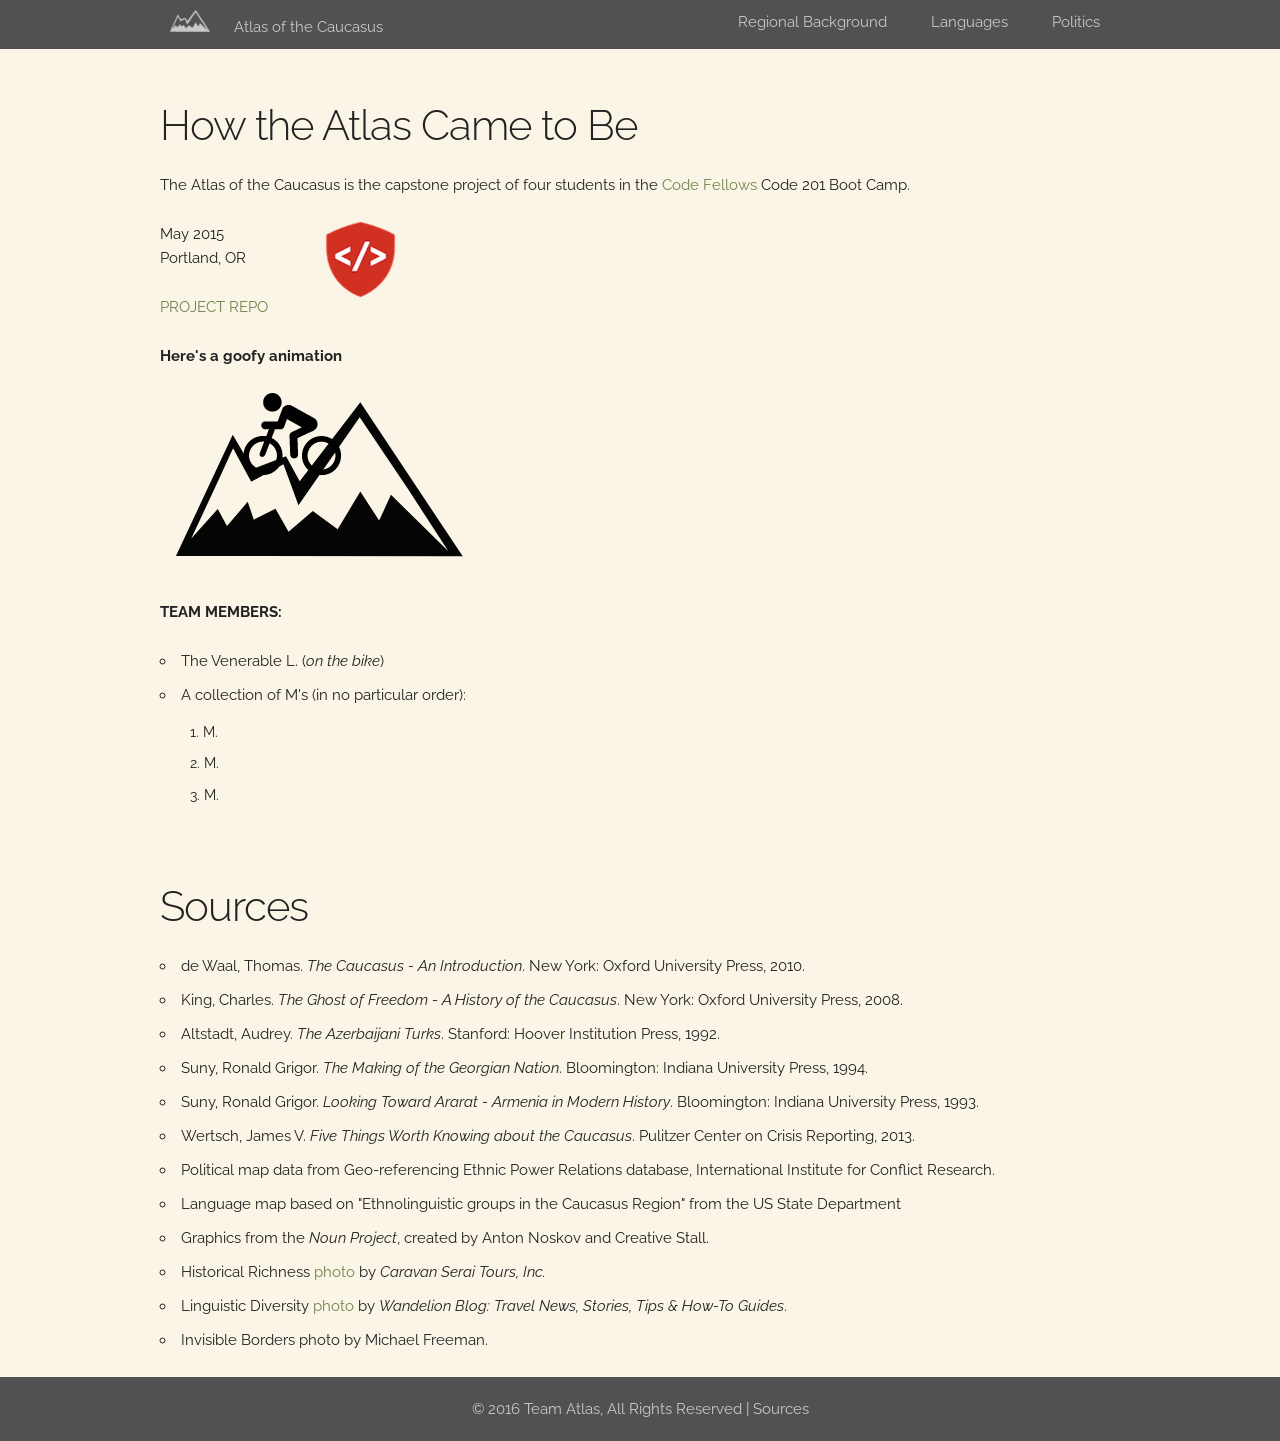
<file: about.html>
<!DOCTYPE html>
<html lang="en">
<head>

  <!-- Basic Page Needs
  –––––––––––––––––––––––––––––––––––––––––––––––––– -->
  <meta charset="utf-8"></meta>
  <title>Atlas of the Caucasus</title>
  <meta name="description" content="">
  <meta name="author" content="">

  <!-- Mobile Specific Metas
  –––––––––––––––––––––––––––––––––––––––––––––––––– -->
  <meta name="viewport" content="width=device-width, initial-scale=1">

  <!-- CSS
  –––––––––––––––––––––––––––––––––––––––––––––––––– -->
  <link rel="stylesheet" type="text/css" href="vendor/skeleton_css/normalize.css">
  <link rel="stylesheet" type="text/css" href="vendor/skeleton_css/skeleton.css">
  <link rel="stylesheet" type="text/css" href="css/layout.css">

  <!-- Favicon
  –––––––––––––––––––––––––––––––––––––––––––––––––– -->
  <link rel="shortcut icon" type="image/x-icon" href="images/favicon.ico">

</head>

<body>

  <!-- Navigation Bar
  –––––––––––––––––––––––––––––––––––––––––––––––––– -->
<nav>
  <div class="container">
    <div class="row">
      <div class="one-thirds.column u-pull-left">
        <a class="logo" href="index.html"><img src="images/icon-mountain-gray.png" id="logo" /></a>
        <a class="logo" href="index.html">Atlas of the Caucasus</a>
      </div>
      <div class="two-thirds.column u-pull-right">
        <a class="nav" href="background.html">Regional Background</a>
        <a class="nav" href="languages.html">Languages</a>
        <a class="nav" href="politics.html">Politics</a>
      </div>
    </div>
  </div>
</nav>

<!-- Page Layout
–––––––––––––––––––––––––––––––––––––––––––––––––– -->
<section class="sect1" id="about1">
  <div class="container">
    <div class="row">
      <h2>How the Atlas Came to Be</h2>
      <p>The Atlas of the Caucasus is the capstone project of four students in the <a href="http://codefellows.org" target="_blank">Code Fellows</a> Code 201 Boot Camp.</p>
    </div>
    <div class="row">
      <div class="two columns">
        <p>May 2015<br />Portland, OR</p>
        <p><a href="https://github.com/mjfreem1/Caucasus-Map-Project" target="_blank">PROJECT REPO</a></p>
      </div>
      <div class="five columns">
        <img id='cfLogo' src="images/code-fellows-logo.png" alt="">
      </div>
    </div>

    <div class="row">
      <p><b>Here's a goofy animation</b></p>
      <div class = "row">
        <div class = "one column">
          <img src="images/icon-mountain.svg" id="mountain-logo" alt=""/>
        </div>
        <div class = "eleven columns" id='bike'>
          <img src="images/person_on_bicycle.png" alt=""/>
        </div>
      </div>
    </div>

    <div class="row">
      <p><b>TEAM MEMBERS:</b></b>
        <ul>
          <li>The Venerable L. (<em>on the bike</em>)</li>
          <li>A collection of M's (in no particular order):</li>
          <ol>
            <li>M.</li>
            <li>M.</li>
            <li>M.</li>
          </ol>
        </ul>
      </p>
    </div>
</section>

<section class="sect2" id="about2">
  <div class="container">
    <div class="row">
      <h2>Sources</h2>
      <ul>
        <li>de Waal, Thomas. <cite>The Caucasus - An Introduction</cite>. New York: Oxford University Press, 2010.</li>
        <li>King, Charles. <cite>The Ghost of Freedom - A History of the Caucasus</cite>. New York: Oxford University Press, 2008.</li>
        <li>Altstadt, Audrey. <cite>The Azerbaijani Turks</cite>. Stanford: Hoover Institution Press, 1992.</li>
        <li>Suny, Ronald Grigor. <cite>The Making of the Georgian Nation</cite>. Bloomington: Indiana University Press, 1994.</li>
        <li>Suny, Ronald Grigor. <cite>Looking Toward Ararat - Armenia in Modern History</cite>. Bloomington: Indiana University Press, 1993.</li>
        <li>Wertsch, James V. <cite>Five Things Worth Knowing about the Caucasus</cite>. Pulitzer Center on Crisis Reporting, 2013.</li>
        <li>Political map data from Geo-referencing Ethnic Power Relations database, International Institute for Conflict Research.</li>
        <li>Language map based on "Ethnolinguistic groups in the Caucasus Region" from the US State Department</li>
        <li>Graphics from the <cite>Noun Project</cite>, created by Anton Noskov and Creative Stall.</li>
        <li>Historical Richness <a href="http://www.caravan-serai.com/wp-content/uploads/2013/02/Baku-oldcity1.jpg">photo</a> by <cite>Caravan Serai Tours, Inc.</cite></li>
        <li>Linguistic Diversity <a href="http://blog.wandelion.com/wp-content/uploads/2015/09/details_9.jpg">photo</a> by <cite>Wandelion Blog: Travel News, Stories, Tips &amp; How-To Guides</cite>.</li>
        <li>Invisible Borders photo by Michael Freeman.</li>
      </ul>
    </div>
  </div>
</section>

  <footer>
    <div class="container"></div>
      <div class="row">
        <div class="twelve.columns">
          <div>&copy; 2016 <a href="about.html">Team Atlas</a>, All Rights Reserved  |  <a href="about.html">Sources</a></div>
        </div>
      </div>
    </div>
  </footer>

  <!-- End Document
    –––––––––––––––––––––––––––––––––––––––––––––––––– -->

</body>
</html>
</file>
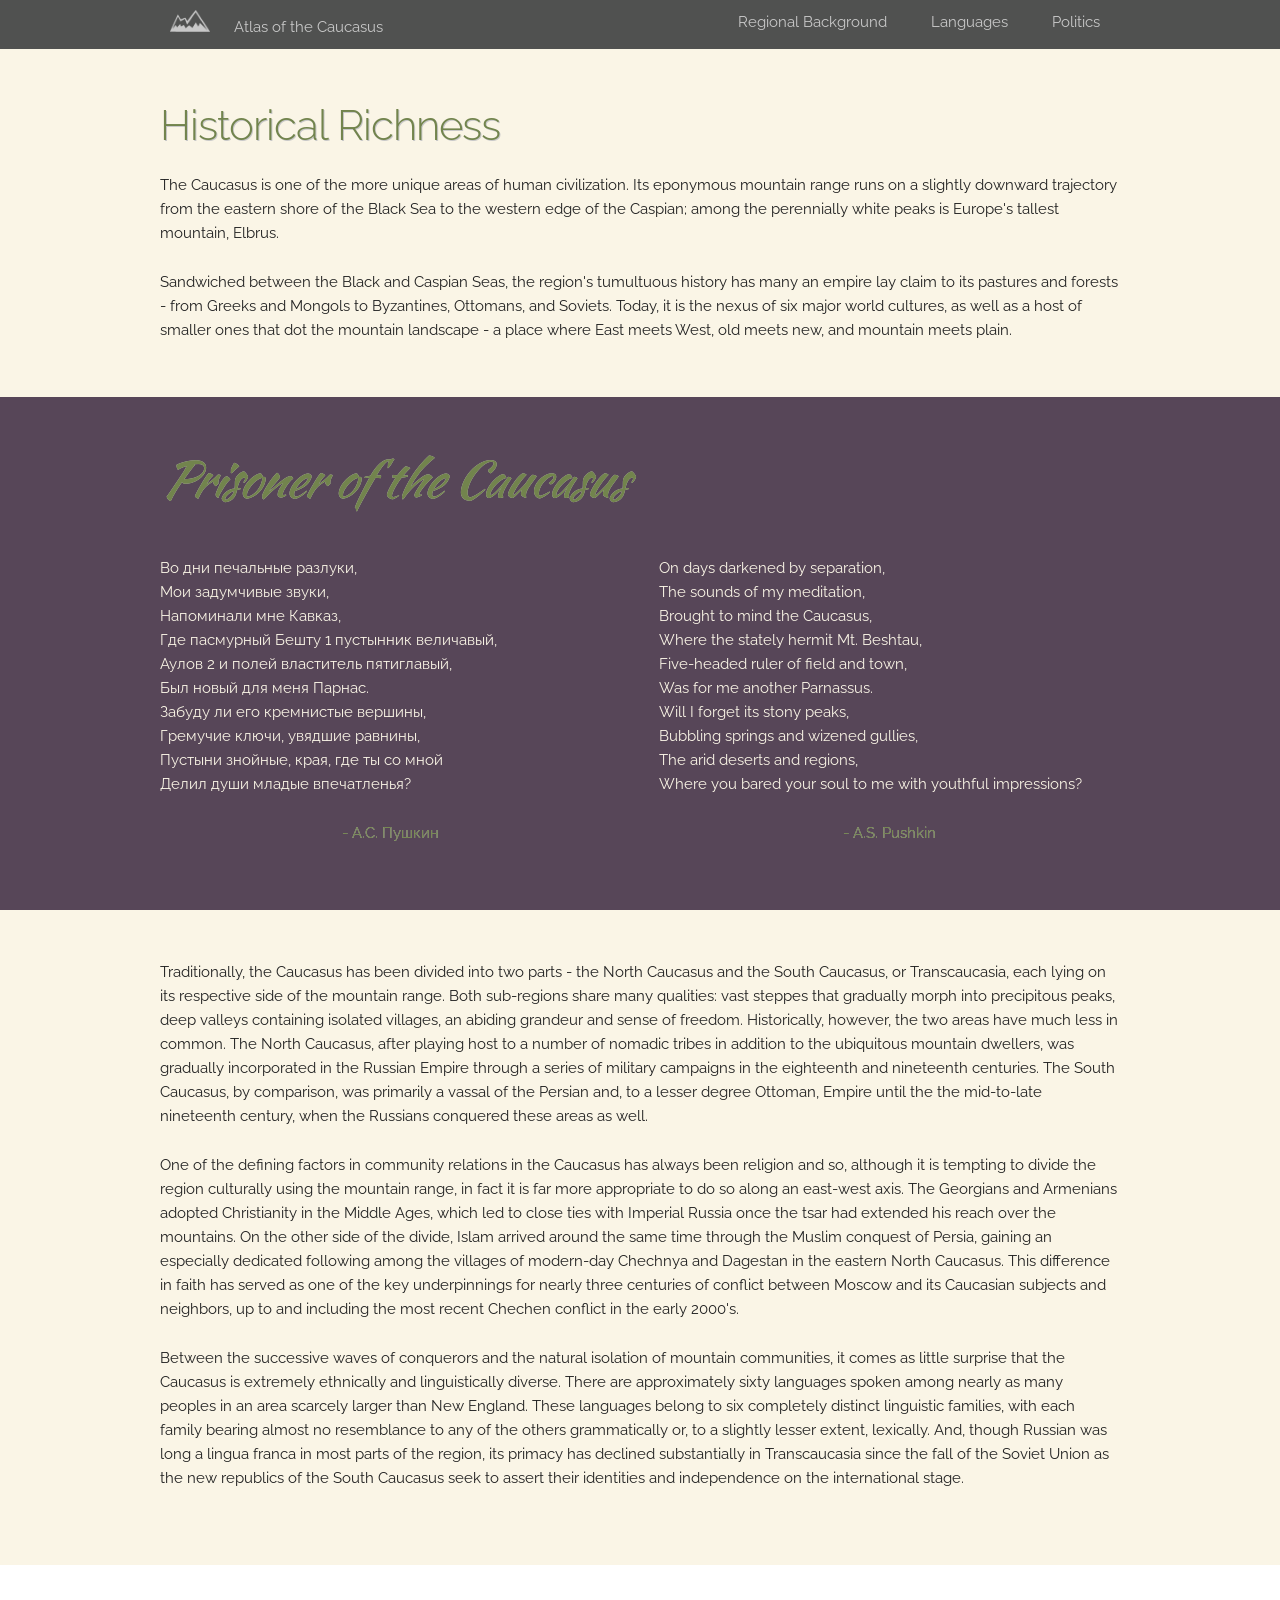
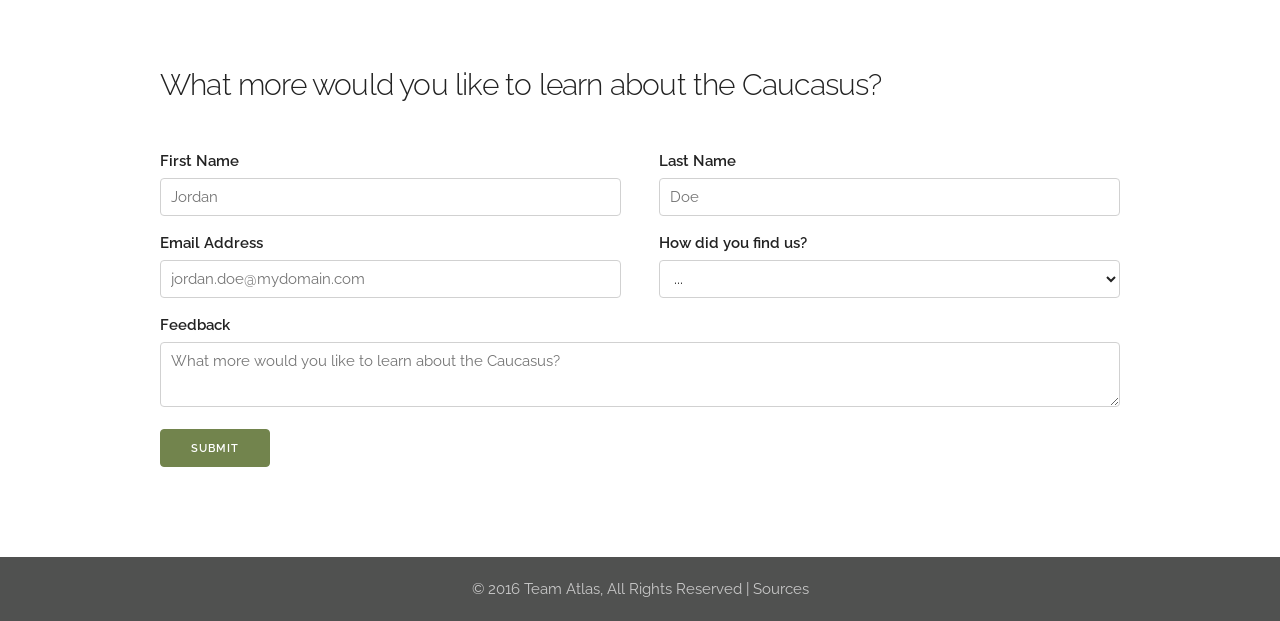
<file: background.html>
<!DOCTYPE html>
<html lang="en">
<head>

  <!-- Basic Page Needs
  –––––––––––––––––––––––––––––––––––––––––––––––––– -->
  <meta charset="utf-8"></meta>
  <title>Atlas of the Caucasus</title>
  <meta name="description" content="">
  <meta name="author" content="">

  <!-- Mobile Specific Metas
  –––––––––––––––––––––––––––––––––––––––––––––––––– -->
  <meta name="viewport" content="width=device-width, initial-scale=1">

  <!-- CSS
  –––––––––––––––––––––––––––––––––––––––––––––––––– -->
  <link rel="stylesheet" type="text/css" href="vendor/skeleton_css/normalize.css">
  <link rel="stylesheet" type="text/css" href="vendor/skeleton_css/skeleton.css">
  <link rel="stylesheet" type="text/css" href="css/layout.css">

  <!-- Favicon
  –––––––––––––––––––––––––––––––––––––––––––––––––– -->
  <link rel="shortcut icon" type="image/x-icon" href="images/favicon.ico">

</head>

<body>

  <!-- Navigation Bar
  –––––––––––––––––––––––––––––––––––––––––––––––––– -->
<nav>
  <div class="container">
    <div class="row">
      <div class="one-thirds.column u-pull-left">
        <a class="logo" href="index.html"><img src="images/icon-mountain-gray.png" id="logo" /></a>
        <a class="logo" href="index.html">Atlas of the Caucasus</a>
      </div>
      <div class="two-thirds.column u-pull-right">
        <a class="nav" href="background.html">Regional Background</a>
        <a class="nav" href="languages.html">Languages</a>
        <a class="nav" href="politics.html">Politics</a>
      </div>
    </div>
  </div>
</nav>

<!-- Page Layout
–––––––––––––––––––––––––––––––––––––––––––––––––– -->
<section class="sect1" id="bgrd1">
  <div class="container">
    <div class="row">
      <h2 class="secondaryTitle">Historical Richness</h2>
      <p>The Caucasus is one of the more unique areas of human civilization. Its eponymous mountain range runs on a slightly downward trajectory from the eastern shore of the Black Sea to the western edge of the Caspian; among the perennially white peaks is Europe's tallest mountain, Elbrus.</p>
      <p>Sandwiched between the Black and Caspian Seas, the region's tumultuous history has many an empire lay claim to its pastures and forests - from Greeks and Mongols to Byzantines, Ottomans, and Soviets. Today, it is the nexus of six major world cultures, as well as a host of smaller ones that dot the mountain landscape - a place where East meets West, old meets new, and mountain meets plain.</p>
    </div>
  </div>
</section>

<section class="sect2" id="bgrd2">
  <div class="container">
    <div class="row">
      <h3 id="qTitle"><cite>Prisoner of the Caucasus</cite></h3><br />
    </div>
    <div class="row">
      <div class="six columns">
        <p>Во дни печальные разлуки,<br />
        Мои задумчивые звуки,<br />
        Напоминали мне Кавказ,<br />
        Где пасмурный Бешту 1 пустынник величавый,<br />
        Аулов 2 и полей властитель пятиглавый,<br />
        Был новый для меня Парнас.<br />
        Забуду ли его кремнистые вершины,<br />
        Гремучие ключи, увядшие равнины,<br />
        Пустыни знойные, края, где ты со мной<br />
        Делил души младые впечатленья?</p>

        <p id="qAuthor">- А.C. Пушкин</p>
      </div>
      <div class="six columns">
        <p>On days darkened by separation,<br />
        The sounds of my meditation,<br />
        Brought to mind the Caucasus,<br />
        Where the stately hermit Mt. Beshtau,<br />
        Five-headed ruler of field and town,<br />
        Was for me another Parnassus.<br />
        Will I forget its stony peaks,<br />
        Bubbling springs and wizened gullies,<br />
        The arid deserts and regions,<br />
        Where you bared your soul to me with youthful impressions?</p>

        <p id="qAuthor">- A.S. Pushkin</p>
      </div>
    </div>
  </div>
</section>


<section class="sect3" id="bgrd3">
  <div class="container">
    <div class="row">
      <p>Traditionally, the Caucasus has been divided into two parts - the North Caucasus and the South Caucasus, or Transcaucasia, each lying on its respective side of the mountain range. Both sub-regions share many qualities: vast steppes that gradually morph into precipitous peaks, deep valleys containing isolated villages, an abiding grandeur and sense of freedom. Historically, however, the two areas have much less in common. The North Caucasus, after playing host to a number of nomadic tribes in addition to the ubiquitous mountain dwellers, was gradually incorporated in the Russian Empire through a series of military campaigns in the eighteenth and nineteenth centuries. The South Caucasus, by comparison, was primarily a vassal of the Persian and, to a lesser degree Ottoman, Empire until the the mid-to-late nineteenth century, when the Russians conquered these areas as well.</p>

      <p>One of the defining factors in community relations in the Caucasus has always been religion and so, although it is tempting to divide the region culturally using the mountain range, in fact it is far more appropriate to do so along an east-west axis. The Georgians and Armenians adopted Christianity in the Middle Ages, which led to close ties with Imperial Russia once the tsar had extended his reach over the mountains. On the other side of the divide, Islam arrived around the same time through the Muslim conquest of Persia, gaining an especially dedicated following among the villages of modern-day Chechnya and Dagestan in the eastern North Caucasus. This difference in faith has served as one of the key underpinnings for nearly three centuries of conflict between Moscow and its Caucasian subjects and neighbors, up to and including the most recent Chechen conflict in the early 2000's.</p>

      <p>Between the successive waves of conquerors and the natural isolation of mountain communities, it comes as little surprise that the Caucasus is extremely ethnically and linguistically diverse. There are approximately sixty languages spoken among nearly as many peoples in an area scarcely larger than New England. These languages belong to six completely distinct linguistic families, with each family bearing almost no resemblance to any of the others grammatically or, to a slightly lesser extent, lexically. And, though Russian was long a lingua franca in most parts of the region, its primacy has declined substantially in Transcaucasia since the fall of the Soviet Union as the new republics of the South Caucasus seek to assert their identities and independence on the international stage.</p>
    </div>
  </div>
</section>

<section class="sect4" id="bgrd4">
  <div class="container">
    <h4>What more would you like to learn about the Caucasus?</h4>
    <br />
    <form action="">
      <div class="row">
        <div class="six columns">
          <label for="firstNameInput">First Name</label>
          <input class="u-full-width" type="text" placeholder="Jordan" id="firstName">
        </div>
        <div class="six columns">
          <label for="lastNameInput">Last Name</label>
          <input class="u-full-width" type="text" placeholder="Doe" id="lastName">
        </div>
      </div>
      <div class="row">
        <div class="six columns">
          <label for="emailInput">Email Address</label>
          <input class="u-full-width" type="email" placeholder="jordan.doe@mydomain.com" id="email">
        </div>
        <div class="six columns">
          <label for="howFoundInput">How did you find us?</label>
          <select class="u-full-width" id="howFound">
            <option value="...">...</option>
            <option value="Code Fellows">Code Fellows</option>
            <option value="Word of Mouth">Word of Mouth</option>
            <option value="Social Media">Social Media</option>
            <option value="Internet Search">Internet Search</option>
          </select>
        </div>
      </div>
      <div class="row">
        <label for="feedbackInput">Feedback</label>
        <textarea class="u-full-width" id="feedback" placeholder="What more would you like to learn about the Caucasus?"></textarea>
        <input class="button-primary" type="submit" id="bgrdSubmit" value="Submit">
      </div>
    </form>
  </div>
</section>

  <footer>
    <div class="container"></div>
      <div class="row">
        <div class="twelve.columns">
          <div>&copy; 2016 <a href="about.html">Team Atlas</a>, All Rights Reserved  |  <a href="about.html">Sources</a></div>
        </div>
      </div>
    </div>
  </footer>
  <!-- End Document
    –––––––––––––––––––––––––––––––––––––––––––––––––– -->

</body>
</html>
</file>
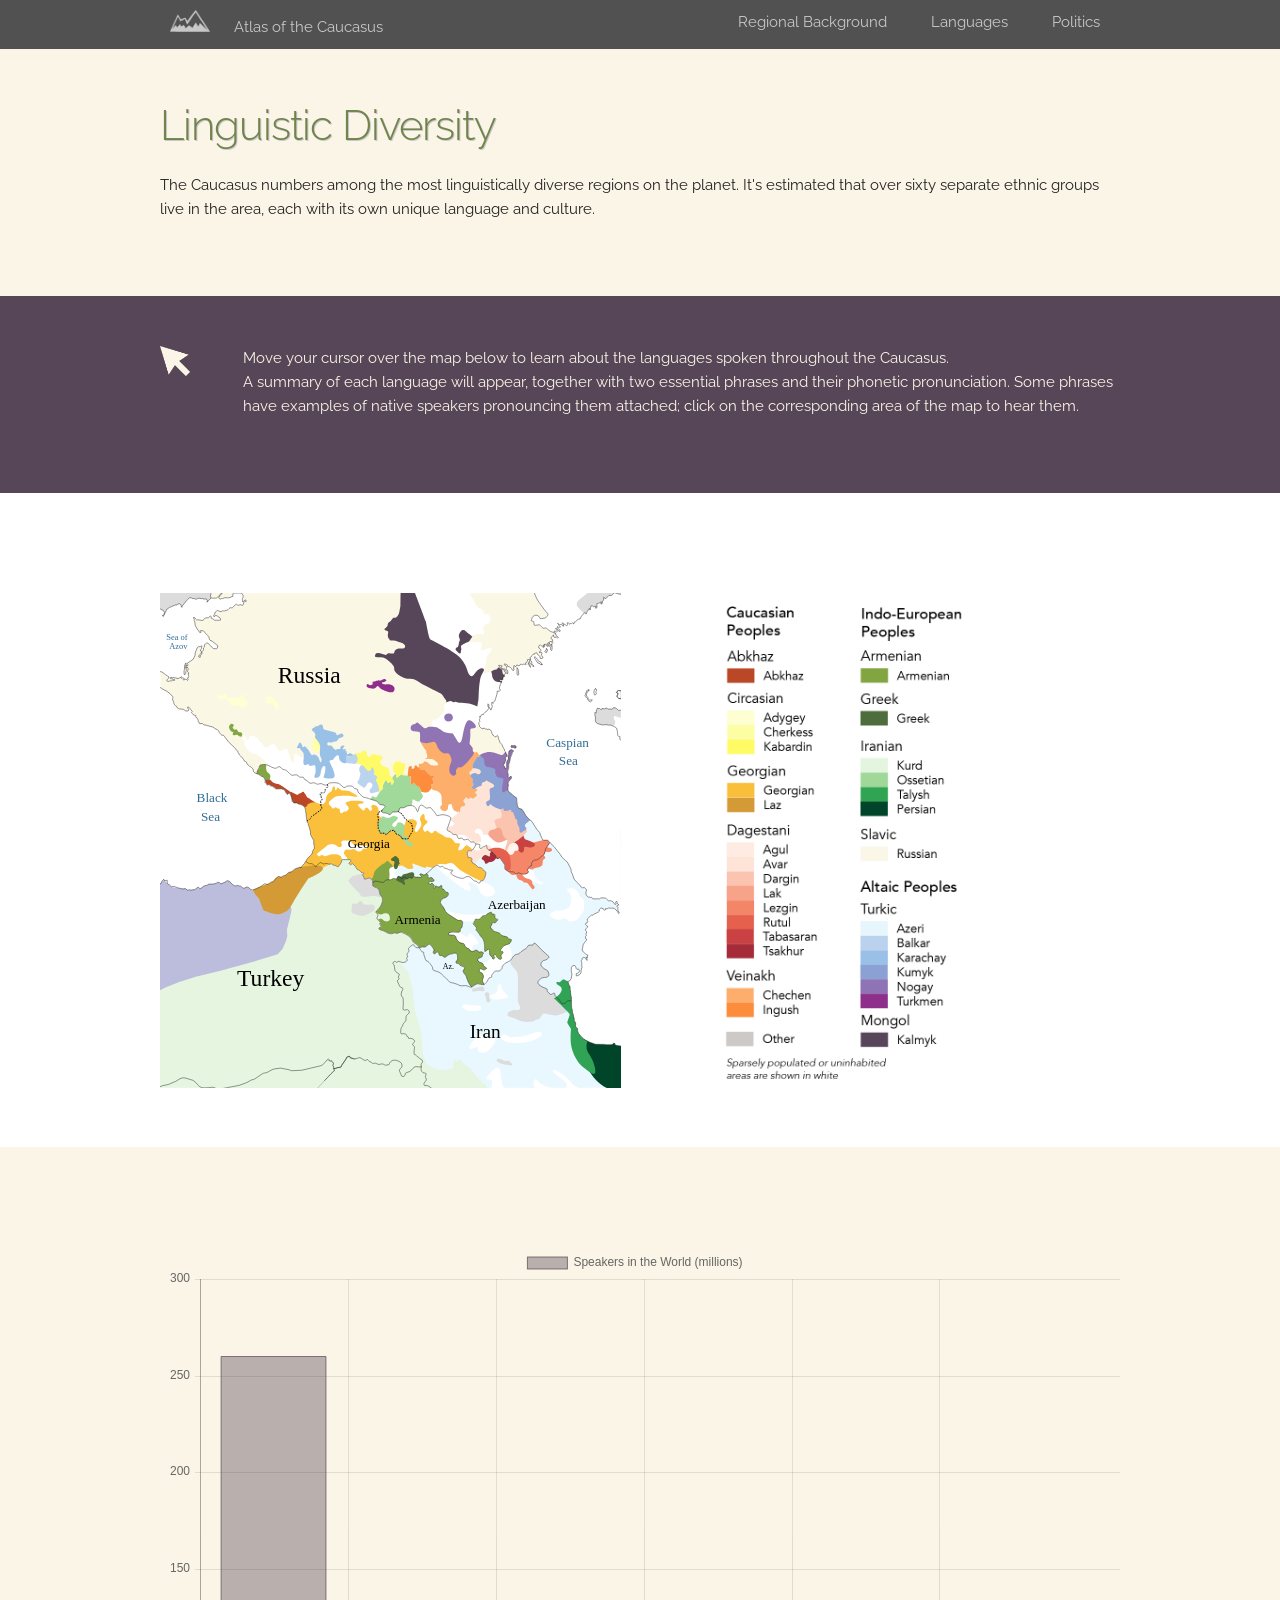
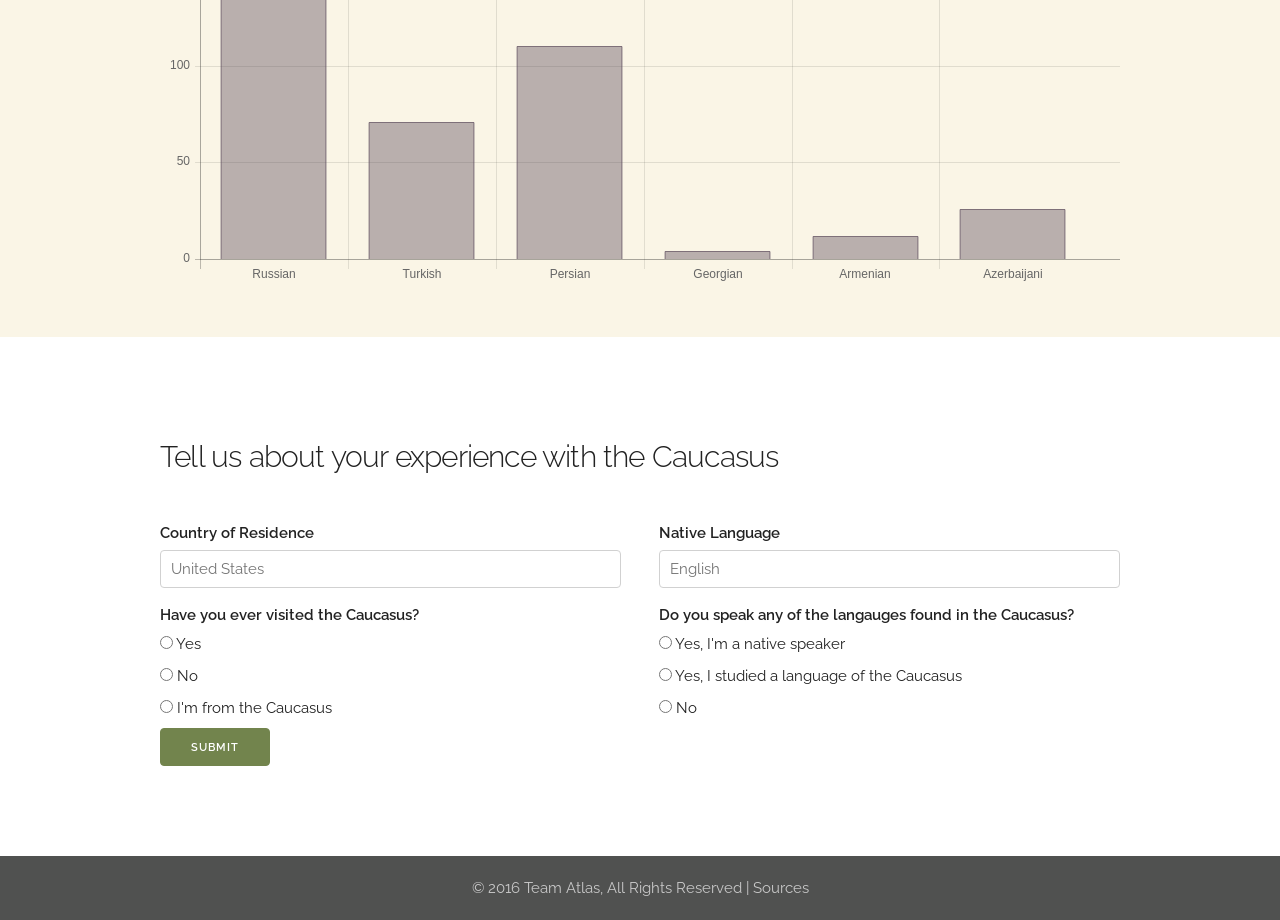
<file: languages.html>
<!DOCTYPE html>
<html lang="en">
<head>

  <!-- Basic Page Needs
  –––––––––––––––––––––––––––––––––––––––––––––––––– -->
  <meta charset="utf-8"></meta>
  <title>Atlas of the Caucasus</title>
  <meta name="description" content="">
  <meta name="author" content="">

  <!-- Mobile Specific Metas
  –––––––––––––––––––––––––––––––––––––––––––––––––– -->
  <meta name="viewport" content="width=device-width, initial-scale=1">

  <!-- CSS
  –––––––––––––––––––––––––––––––––––––––––––––––––– -->
  <link rel="stylesheet" type="text/css" href="vendor/skeleton_css/normalize.css">
  <link rel="stylesheet" type="text/css" href="vendor/skeleton_css/skeleton.css">
  <link rel="stylesheet" type="text/css" href="css/layout.css">

  <!-- Favicon
  –––––––––––––––––––––––––––––––––––––––––––––––––– -->
  <link rel="shortcut icon" type="image/x-icon" href="images/favicon.ico">

</head>

<body>

  <!-- Navigation Bar
  –––––––––––––––––––––––––––––––––––––––––––––––––– -->
<nav>
  <div class="container">
    <div class="row">
      <div class="one-thirds.column u-pull-left">
        <a class="logo" href="index.html"><img src="images/icon-mountain-gray.png" id="logo" /></a>
        <a class="logo" href="index.html">Atlas of the Caucasus</a>
      </div>
      <div class="two-thirds.column u-pull-right">
        <a class="nav" href="background.html">Regional Background</a>
        <a class="nav" href="languages.html">Languages</a>
        <a class="nav" href="politics.html">Politics</a>
      </div>
    </div>
  </div>
</nav>

<!-- Page Layout
–––––––––––––––––––––––––––––––––––––––––––––––––– -->
<section class="sect1" id="lang1">
  <div class="container">
    <div class="row">
      <h2 class="secondaryTitle">Linguistic Diversity</h2>
      <p>The Caucasus numbers among the most linguistically diverse regions on the planet. It's estimated that over sixty separate ethnic groups live in the area, each with its own unique language and culture.</p>
    </div>
  </div>
</section>

<section class="sect2" id="lang2">
  <div class="container">
    <div class="row">
      <div class="one column">
        <img src="images/icon-pointer.png" alt="" id="pointer" />
      </div>
      <div class="eleven columns">
        <p>Move your cursor over the map below to learn about the languages spoken throughout the Caucasus.<br />A summary of each language will appear, together with two essential phrases and their phonetic pronunciation. Some phrases have examples of native speakers pronouncing them attached; click on the corresponding area of the map to hear them.</p>
      </div>
    </div>
  </div>
</section>


<section class="sect3" id="lang3">
  <div class="container">
    <div class="row">
      <div class="six columns"> <!-- map code -->
        <?xml version="1.0" encoding="utf-8"?>
        <!-- Generator: Adobe Illustrator 19.2.1, SVG Export Plug-In . SVG Version: 6.00 Build 0)  -->
        <!DOCTYPE svg PUBLIC "-//W3C//DTD SVG 1.1//EN" "http://www.w3.org/Graphics/SVG/1.1/DTD/svg11.dtd">
        <svg version="1.1"
           id="Layer_36" inkscape:version="0.91 r13725" sodipodi:docname="Caucasus-ethnic-final-01.svg" xmlns:cc="http://creativecommons.org/ns#" xmlns:dc="http://purl.org/dc/elements/1.1/" xmlns:inkscape="http://www.inkscape.org/namespaces/inkscape" xmlns:rdf="http://www.w3.org/1999/02/22-rdf-syntax-ns#" xmlns:sodipodi="http://sodipodi.sourceforge.net/DTD/sodipodi-0.dtd" xmlns:svg="http://www.w3.org/2000/svg"
           xmlns="http://www.w3.org/2000/svg" xmlns:xlink="http://www.w3.org/1999/xlink" x="0px" y="0px" viewBox="0 0 977 1050.5" style="enable-background:new 0 0 977 1050.5;" xml:space="preserve">
        <style type="text/css">
          #Russian{fill:#FBF7E5;}
          #Russian:hover{fill: #fff}
          .st1{fill:#FBF7E8;}
          #Georgian{fill:#FAC03B;}
          #Georgian:hover{fill: #fff}
          #Azeri{fill:#E9F7FE;}
          #Azeri:hover{fill: #fff}
          .st4{fill:#FFFFFF;}
          .st5{opacity:0.5;fill:#FFFFFF;enable-background:new    ;}
          #Armenian{fill:#82A643;}
          #Armenian:hover{fill: #fff}
          .st7{fill:#4D6D3B;}
          #Kurd{fill:#E5F5E0;}
          #Kurd:hover{fill: #fff}
          #Turkish{fill:#BCBDDC;}
          #Turkish:hover{fill: #fff}
          #Ossetian{fill:#A1D99B;}
          #Ossetian:hover{fill: #fff}
          #Abkhaz{fill:#BB4726;}
          #Abkhaz:hover{fill: #fff}
          .st12{fill:#FFFFD4;}
          .st13{fill:#FFFFA3;}
          .st14{fill:#FFFB66;}
          .st15{fill:#F58667;}
          .st16{fill:#CA4142;}
          #Avar{fill:#FEE3D7;}
          #Avar:hover{fill: #fff}
          .st18{fill:#F6A48D;}
          .st19{fill:#FFF4EE;}
          .st20{fill:#FBC4AF;}
          .st21{fill:#E6604E;}
          .st22{fill:#A72C39;}
          #Chechen{fill:#FDAE6B;}
          #Chechen:hover{fill: #fff}
          .st24{fill:#DCDCDC;}
          .st25{fill:#FD8D3C;}
          .st26{fill:#BAD3EE;}
          .st27{fill:#99C1E7;}
          .st28{fill:#8CA2D3;}
          .st29{fill:#9074B4;}
          .st30{fill:#8F2F8C;}
          .st31{fill:#574659;}
          #Laz{fill:#D39A35;}
          #Laz:hover{fill:#fff;}
          #Persian{fill:#004529;}
          #Persian:hover{fill:#fff;}
          .st34{fill:#31A354;}
          .st35{fill:#FFFFFF;stroke:#231F20;stroke-miterlimit:10;}
          .st36{fill:none;stroke:#231F20;stroke-linecap:round;stroke-linejoin:round;}
          .st37{fill:none;stroke:#231F20;stroke-linecap:round;}
          .st38{fill:none;stroke:#FFFFFF;stroke-linecap:round;stroke-linejoin:round;}
          .st39{fill:none;stroke:#231F20;stroke-width:0.5;stroke-linecap:round;stroke-linejoin:round;}
          .st40{fill:none;stroke:#000000;stroke-width:2;stroke-linecap:round;stroke-linejoin:round;stroke-dasharray:2,4;}
          .st41{fill:none;stroke:#000000;stroke-linecap:round;stroke-linejoin:round;stroke-opacity:0.7662;stroke-dasharray:2,2;}
          .st42{display:none;fill:none;stroke:#000000;stroke-width:2;stroke-linecap:round;stroke-linejoin:round;stroke-dasharray:2,4;}
          .st43{font-family:'AvenirNext-Regular';}
          .st44{font-size:50px;}
          .st45{letter-spacing:6;}
          .st46{font-size:41px;}
          .st47{letter-spacing:7;}
          .st48{font-size:28px;}
          .st49{letter-spacing:1;}
          .st50{letter-spacing:2;}
          .st51{fill:#316C94;}
          .st52{font-family:'Avenir-LightOblique';}
          .st53{font-size:18px;}
          .st54{font-size:17px;}
        </style>
        <g id="Russian">
          <path id="rect4172" class="russian" d="M107.5,0.2l0.4,0.6c-1.4,2.9-0.2,9.7-0.2,9.7l-0.1,0.8l0.7-0.6L111,11c0,0,7.3,0.1,7.8,0.1
            s1.8-1.2,1.8-1.2l3.4-2.8l5.6-6.2l0.9,1.4l-3.8,3.8l-2.7,4.1l1.9,2.3l3.2,0.4l1.3-1.4l2.8,0.4l3.9-2l7.8,0.2l4.3-0.4l1.1-1.6
            l4.1-0.7l0.4-5.9l1.9-1.3L107.5,0.2L107.5,0.2z M172.7,0.2l1.6,2.4L176,4l0.4,5.1l-1.8,2.2v2.1l0.7,1.5l-1,1.9l1.4,2.2l2.2-2.7
            l3.2-2l1.8,2.9l-3.9,1.1l-1.9,2.5l-0.6,2.9l-1.4,2.2l-3.4-0.8l-2-0.6l-3.2,1.5l-2.8-1l-1.9-1.4l-2.7,1.6l-4.2,4l-2,1.9h-1.5
            l-0.8,0.7l-2.1-1.2l-2.3,2.2l-2.8,2.9l-3.8,1.2l-3.4,0.9c0,0-3.3-0.2-3.5-0.2c-0.3,0-1.8,1.5-1.8,1.5l-5-0.2l-3.8-2.2l-2.5,1.5
            l-3,2.3l-1,3.6l-1,1.9l-1.3,1.6l0.5,2.5l2.2-0.9l0.8-1.3l2.9,0.2l3.5,2.1l3.6,2.5l1.3,2.6l-0.1,2.3l-1.6,0.2l-3,0.2l-3.5-0.3
            l-4.3,0.1l-2.7-2.1l-4.8-2.6l-0.1-3.2l-1.7-1l-2,1.7l-1.9,1.8l-5.3,0.2L94.7,54L93,56.3l-2,1.9l-5.5-0.4L82.3,57h-4.5l-2.2-1.9
            L73.5,52l-2.4-0.1l0.6,2.2l0.9,2.3l-0.2,2.1l1.2,2.5l0.5,2.3l0.2,3.2l1.2,3.6l2.1,4l3,5.1l2.2,2l1.3,2.2l1.1,1.7l1.3-1.6l0.5-0.9
            l-1.9-2.2l2.5-0.5l4.1,0.3l3.6,4.1L101,90l3.3,4.7v3.2l1.9,2.5l4.4,1.8l3.5,2.9l5.2,4.2l2.9,2l-0.1,3.2l-0.6,2.8l-1.9,1.1l-6.7-0.3
            l-5.2-5.5l-3.5-3.2l-2.6-3.1l-3,0.2l-2.5,1.8l-1.8,1.8l-0.4,2.5l-0.2,2.7l-1.6,1.4l-0.2,4.8l-2.6,2.7l-0.5,2.9l-0.5,2.8l-2.1,2
            l-1.2,1.8l0.1,3.1l-2.6-0.2l-1.1-1.9l2.3-3.4l3.5-2.9l0.5-4l-2-0.9v-2.4l2.1-2.5l0.3-4.3l1.1-1.1l-1.1-0.6l-3.1,1.6l-4.1,0.4
            l-2.1,1.8l-2.3,5.9l-1,2.4l-1,3.9l-0.7,5.1l-1.9,3.7l-1.9,3.7l-6.5,4.7l-5.7,3.2v1.5l1.1,1.6l-0.3,2.2l-0.9,1l-1.5-2.2l-1.5-1.5
            l0.2-2.8l-1.6,1.9l-0.7,2.3l-0.9,3.8v5.8l-0.9,2.1l-0.1,5.5l0.2,2.8l1.7,0.3l1.5-2.5l0.3-3.8l1.4-2.5v-1.7l-1.2-0.9l0.4-2.6
            l1.7-0.7l0.4-1.2l1.8,2l0.6,1.7l-0.6,2.8l-0.6,1.3l-0.2,2l1.4,2l1.4,1l-0.9,1.7l-1.2,0.1l1.1,1.7l0.3,2.2l0.9,0.9l-1.3,1.5v1.9
            l-1.8,0.5l0.3,1.5l1.1,2.5l-0.7,0.8l-0.8,0.3l-1.7-1.8l-2.6-0.7l-1.2-0.2l-0.8,1.7l-1.8,0.3l-0.7-1.2l1.5-1.5l-0.8-1.8l-2.6-0.2
            l-2.3,0.8l-0.6-1.1l1.4-2.1l-0.6-0.4l-2.1,1.9l-3.1,1.8l-2.5,0.3l-1.4,1.3l-1-2.3l-3.4-0.2l-2.5,0.2l-0.9-1.4l-1.9,1.2l-0.7-1
            l-3.2,0.3l-1.3,0.7l0.2,1l1.4,0.9l3.2,0.4l1.8,1.6l3,0.2l0.3,1l-4.6,0.2L25,187l-4.8-0.2l-0.8,1.1l-4.8-0.4l-0.6-2l1.7-2l2.2-2.2
            l1-2.6l-2.8-1.9l-4.1-2.5l-2.9-2.4L5,169.3l-1.3-1.4l-2.3-0.4l-0.1,33.9l4.7,3.2l8.2,4.1l6.8,5l5.4,5.8l1.2,2.2l-0.6,1.9l-0.8,1.4
            l1.2,2.8l0.7,2.1l0.8,2.1l0.4,2.7l1.1,2.4l2.1,2l3.3,2.4l0.6,2.3l2.2,1.8l2.7,0.7l4.9,0.5l3.1,0.3l2.8,2.1l2.4,1.4l3.9,0.2l1.9-0.8
            l0.6-2.2l-2.2-3.5l0.3-2.2l2.2,0.8l2.1,2.4l2,2.5l1.9,2.5l1.1,1.2l-0.1,1l-1.1,1.2l0.2,1l2,1.9l1.7,1.8l0.6,1.1l2.8,0.1l1.6,0.8
            v2.1l0.4,1.8l1.5,1l1.6,1.4l0.7,1.6l0.9,1.8l0.2,2.8l1.3,1.9l0.5,1.9l1.7-0.2l0.5,1.2l1.3-0.3l3.8,0.2l1.1,1.1l2,1.8l1.4,0.2H98
            l2.5,1.2l3.5,0.7l3,0.9l4.3,1l4.2,2.3l2.2,2.3l1.9,0.6l1.7,0.2l2,2.1l1.7,1.9l0.4,1.8l1.8,2.4l2.2,2.6l1.3,1l1.9,0.6l2.2,0.2l2,2.2
            l2.8,3.9l1.3,2.3l2.2,1.6l1.6,3.1l1.5,1.7l2,1.9l2.2,2l3.7,3.3l4.3,4.4l4,4.7l2.8,3.4v1.8l1.8,1.7l1.6,3.4l2.3,2.1l3.5,3.9l2.9,3.9
            l1,2.2l3.1,1.9l2.7,2l0.5,2.4l1.3,1.8l2.6,2.1l1.9,2.1l2.3,0.9l1.9,1.8l2.3,2.2l1.4,3v2.5l1.5,2.3l4.1,2.3l1.6,0.5l0.2-0.5
            c0-2,0.5-4.1,1.4-6.5c0.9-2.5,2.8-5.1,3.4-6.2c0.2-1.3,0.2-4.1,3.3-5.3c2.6-1,5.8-1.3,10.2-0.8c4.5,0.4,7,2.6,10.4,4.2
            c3.2,1.6,7.4,3.8,10.8,3.7c3.4,0,4.3-3.4,7.5-3.4c3.1,0,4.8,3.7,6.6,4.7s4.9,2.3,6.4,2.3s4.9,3,7.6,5.8c1.1,1.2,5,5.5,7.5,5.5
            s6.5-1.2,8.3-1.2s6.2,4.6,7.6,5.3c1.5,0.7,5.6-1.1,7.3-0.1c1.7,1,1.8,5,3.6,5.4c1.8,0.4,4.1,1.4,5.1,2.2c1,0.8,1.8,4,5.5,5
            s3.8-0.7,7.9-0.7c4,0,4.7,2.9,8.2,2.9s4.2-1.2,7.3-1.2c3.1,0,5.1,3.2,8.9,3.2s5-1,5.8-1.9c0.9-0.9,1-3.3,11.5-3.2
            c13.7,0.1,12.6,2.7,16,5.3s5.2,4.9,7,4.9c1.7,0,2.9,0.1,3.6-1s0.6-2.2,5.4-2.2c4.9,0,6.8-0.3,8.8,1s2.3,3,4.4,4.1s5.1,1.1,6.2,2.1
            c1,1-0.3,4.8,1.1,6.2c1.3,1.4,3.2,1.9,4.8,4.4c1.6,2.5,2.5,3,4.6,4.6s4.6,2.4,6.5,2.4s3.4,0.7,5.5,1.4s3.8,1.7,8.1,2.9
            c4.3,1.3,6.3,1.6,9.8,3.2s3.2,2.9,3.8,3.9c0.6,1,0.9,1.6,2.2,2.5c1.3,0.8,3.3,1,6.2,1.4c3,0.4,6.1,2.1,6.2,3.8
            c0.1,1.6-2.1,2.5-3.5,3.9s-4.2,2.8-4.2,5.3c0,2.3,2.2,3.3,3.9,3.8c1.8,0.5,3.4-0.4,6.8,0.7s4.1,3.3,6.2,3.3s5.2-5,6.4-5.7
            c1.3-0.7,9.2,1,11.8-1.6s2.7-6.3,4.2-7.2c1.6-0.9,7.3,1,10.4-1.6c3-2.5,8.3-3.4,11.3-3.4c3.1,0,7.7,0.6,10.8,4.5s2.7,8.7,4.4,8.7
            c1.6,0,2-4.5,3.2-8.7c1.1-4.1,2.9-5.3,5.6-5.3c2.7,0,8.7,6.4,10.6,6.4c1.9,0,4.6-1.3,6.8-1.3s5,4,6.5,5.8c0.7,0.8,4.3,5.2,5.2,6.3
            c0.8,1.1,2.2,5.2,3.7,5.2s7.6-2.2,12-2.2c4.3,0,12.4,2.9,13.6,3.5c1.1,0.6,3.4,1.9,3.4,3.8s-2.5,8-3,9.8c-0.5,1.7-2.9,8.5-3.4,9.5
            c-0.4,1-2,3.4-1.7,5.7c0.3,2.3,6.4,3.3,8.1,4.9c1.7,1.6,3.9,4.3,4.8,4.6c0.9,0.2,6.2,0.5,7.1,1c0.9,0.5,3.9,8,4.6,8
            c0.7,0,4.2-0.9,6.6-0.9c2.4,0,2.2,3.4,4.8,3.7s7.8-1.6,8.9-1.3c1,0.2,4.2,6.1,6.1,6.1s4.6-0.5,5.4-0.5c0.8,0,2.8,3.5,4.4,4.2
            c1.5,0.6,7.3,0.4,8.4,1.3c1.1,0.9-1.3,8.1,1.6,8.8c2.9,0.7,3.9-4.1,6.8-4.1c2.9,0,4.4-3.4,5.7-3.1c0.7,0.1,1.2,2.1,1.2,4
            s1.1,4.4,3.5,5.8c5.3,3,7.2,3.3,7.8,3.8c0.5,0.5,2.8,4,3.9,5.1c0.6,0.5,3.6,2.7,4.2,4.7c0.5,2,1.4,5.4,2.3,5.4
            c1.9,0,3.7-2.3,5.2-2.3c1.4,0,2.8,3.2,3.1,3.9c0.3,0.8,2.4,3.2,4.2,5.9s3.4,5,3.7,5.5c0.3,0.4-0.3,7.3,0.2,8.2s1.8,3,3.4,3
            c1.6,0,1.9,3.3,7.3,3.3c5.5,0,7.8,0.2,8.4,0.4c0.7,0.2,2.8,4.4,4.8,4.4c2.1,0,2.9-2.7,4.9-2.7s6.5,2.8,7.8,2.8s6.5,0,7.2-0.2
            s6.3-2.3,6.3-4.2c0-2-2.7-4.1-2.7-4.1s5-7.8,5.5-8c0.6-0.2,3.4-1.1,3.7-1.3c0.4-0.2-0.1-5.4,0.2-5.8c0.4-0.4,1-2.2,2.6-3.9
            c1.6-1.8,4.6-2.5,7.2-2.5c2.7,0,4.1-1.5,8.2-5.2c4.1-3.7,8.3-5.9,8.9-7.6c0.6-1.8,2.2-8.9,2.6-10.4c0.3-1.5,4-5.9,4.4-6.8
            c0.5-0.9,3.8-6.2,3.8-6.2l0.2-0.8l-2.6-2.8L822,524l-4.2,0.1l-3.9,0.3l-3.2-1.7l-2.1-4.9l-2.2-4.6l-1.4-4.9l-3.2-3.9l-3.3-3.5
            l-3.3-5.4l-6.9-11.2l-4.7-3.6l-5.1-5.2l-3.4-4.3l-4.8-8.3l-3.3-4.5l-3.8-1.2l-3.8-1.4l-2.3-6.2l-1-8.2l-0.5-7.2l-3.3-2.1l-4-2.6
            l-3.3-3.9l-6.8-5.2l-1.1-4.1l0.1-5l1.2-2.7l-0.7-5.2l0.4-2.9l3.4-4.1l3.3-4l0.3-2.5l-0.9-1.4l-2.6,0.7l-2.7,3.1l-1.1-1.8v-7.6
            l-1.4-3.5l0.9-4.3l1.4-3.5l0.1-3.9l0.2-5.1l1.2-2.4l1.2-4l0.8-3.9l0.5-4l1.2-2.2l0.8-3.2l1.3-1.8l0.5-3.6l2.3-1.9l0.1-1.6l-1.5-0.9
            l-2.6-1.4l-2.6,1.1l-2.5,1.9l-0.7,2.2l0.1,6.6l-0.8,1.8v4.6L738,354l-1.9,1.5l-1.1,4.1v4.8l0.1,5.3l-1.5,2.4l-2.3-0.5l-0.3-2.8
            l-1.9-2.7l-1-2.1l0.1-2.1l1.9,0.2l1-2.7l1-3l1.3-2.7l-1.2-2l-0.1-2.5l2.1-2.1l2-0.7l-0.2-4.1l-2.6-1.8L733,337l-2.6-2.4l-0.3-3
            l-2-3.2l-1.9-3.6l-1.1-3.2l-1.5-1.9l-3.4-3.7l0.1-2.5l-2.2-2.3v-2.4l-0.7-1.2l-0.5-3.8l-2.2-1.8c0,0-1.5,1.4-1.8,1.7
            c-0.3,0.3-0.9,1.2-0.9,1.2l-1.6,0.1l-2.3-2.5l-2.3-1.2l-1.4-2.4l-0.9-1.8l-0.8-3.6l-1.2-2.2l-2.1-1.8l-3.6-1.1l-2,1l-1.1-1.3
            l-2.2,0.1L689,287l-3.9-0.2l-0.5,1.3l-2.5-0.9l-1.9-1.4l-3-3.1l0.1-2.2l-0.9-1.5l-0.5-4.3l2.3-2.6l-0.8-1.4l-0.2-2.3l1.2-1.8
            l-0.1-3l-0.9-1.9l2.8,0.2v-1.7l0.7-1.5l2.2-1.6l2.5,0.5l0.8-1.9l2.7-3.1l4.8-3.3l1.7-2.5l2-2.8l-1.1-2.5l-1.2-2.8l0.1-4.4l1.9,1.6
            l0.2,4.2l0.9,1.8l2.1,3.3l1.3,2.5l1.6-4.1l0.8-1.8l0.6-2.5L703,237l0.9-1.5l-0.8-3.2l1-0.3l2.3,2.1l-0.4-2l1.2-0.8l2.9-2.4l1.4-4.9
            l1.9-5.6l1.7-6.4l-0.1-3.9l4.8,0.1l1.3-1.2l-0.1-2.9l-1.1-1.2l0.1-3.9l0.8-1.4l0.5-3l1.4-2l-0.2-2.6l2.6-1.1l-0.8-1.6l-4.3,0.2
            l-0.3-1.9l2-1.3l2.5,0.1l2.8-0.7l-0.2-3.1l1.2-2.6l2.9-1.4l-1.1-1.1l0.2-2.5l2.4-1.7l-0.1-2.9l-0.9-0.6l-1-1.8l-0.5-3l-2.1-0.1
            l-1-1.1l-4.3-1.7l-1.7-1.6l-0.2-2.3l-2.3-1.3v-1.7l1.2-0.2l1.3,1l2.6-0.1l2.2,0.7l-0.5,1.4l-2.5,1.4l1.7,2.3l3.1,1.3l3.3-0.1
            l1.3,2.3l1.1,1.4l0.2,1.4l1.8,2.1l0.1,2.8l2.2,0.2l0.1-6.8l-1.4-0.4l-1.7-1.1l-0.2-3l1-0.9l-0.1-2.1l-1.6-2.8l-2.7-0.9l-0.9-2
            l1.1-0.8l3.3,0.9l2.9,1.9l0.3,2.8l2.4,0.1l3.1,1.5l2.7,2.7l2,3.5l2,0.8l1.6-2.7l-2-1.4l2-1.1l-1-1l0.1-4.1l1.7-0.1l1.2,2l1.9-0.8
            l1-2.2l2.8-0.3l0.8,1.3l1.7,0.1l1.7-1l1.2-2.1l2.8-0.1l1.3,1.4l2-1.4l3.4,0.1l1.4,1.1l0.9-1.3l-0.8-1.3l-0.2-1.4l1.7-0.1l1.4-2.1
            l1-1.7v-3l3.6-0.2l3.5-0.1l0.1-1.8l-2.2-0.9l1.1-1.4l2-1.6l1.2-2.4l1.7-1.7l1.7-1.2h2.3v-1.7l1.6-0.3l2-1.3l2.4,0.9v2l1.7,1.8
            l2.5,2.1l1.8,1.3l0.2,1.8l0.2,2.3l1.6,0.4l2-0.5l1.8-0.7l0.6-2.1l-1.7-1.3l-0.3-1.8l-1.1-0.8l-0.1-2.5l1.2-1.8l-1-2.1l-5.4,0.1
            l2.1-1.5l1.6-2.8l-0.4-2.2l-1.6-1.6l-2.3-1.2l-0.2-2.9l0.8-1.8l2.4-1.7l3.1,2.4l3.7,3.7l0.8-1.2l-1.7-4.6l2.5,3.7l1.4-1.6l-2-4.2
            l1.6,1.8l0.9-0.3l0.8-1.5l1.5,0.7l1,1.3l-0.1,2.4l1.5,1.2l0.9-0.8l-0.2-3l-1.1-1.9l2.2-3.1l2.7-0.3l1-1.8l3,0.1l0.5,2.1l1.8,1.3
            l1-1l0.1-1.9l-1.2-1.1l-0.2-4l-2.7-1.4v-2.8l2.9-3.2l2-2.2l0.2,2.6l0.8,2.5h5.5l2.1,1.8l1.7-1.8l-5.1-4.1l-0.5-3.3l-0.2-0.3
            l-0.6,0.1c-4.3-3.8-8.4-3.4-11.2-5.2c-2.8-1.9-7.8-6.8-8.9-6.8c-1.2,0-5.1,1.1-5.9,0.7c-0.8-0.4-6.9-7.5-7.9-7.5s-9.3,1.8-10.4,1.1
            c-1.1-0.6-1-7-1.4-7.6c-0.4-0.7-5.6-1.5-5.6-2.4s1.8-1.9,1.8-4.3c0-2.4,4-6.9,8.3-6.9c7.7,0,7.6,6.7,9.2,7.1
            c1.6,0.4,10.6-0.7,11.5-1.6c1-1,5.1-5.2,5.1-7.2c0-2.1-2.2-2.7-7.7-10s-11-15.1-13.6-19c-2.3-3.5-5.9-11.2-7.6-16.2H172.7V0.2z
             M825.2,107.1l-1.2,2.4l0.5,3.8l1.4-0.1l1.3-2l0.1-3.1L825.2,107.1z M830.6,108.9l-1.5,1.5l-0.2,3.9l-0.8,1.2v4.3l2,2.4l1.2-2.8
            v-5.8L830.6,108.9z M819.2,118.5l-0.2,2.2l-2.3,1.8l-0.8,1.9l1.9,1.9l1.3,0.2l0.3-2.2l2-0.7v-3.9L819.2,118.5z M786.3,143.7l-2,0.2
            l-1.8,1.5l0.9,1.9l2.2,2.7l2.4,2.8l2.9,2.9l1.6,0.5l-0.1-2l-2.1-1.3l-1.5-1.9l-0.5-1.1l-0.1-3.6l-0.5-1.3L786.3,143.7L786.3,143.7z
             M781.8,148.5l-1.2,0.7l-0.6,1.4l1.3,1.6l1.9,2l1.2,2.5l1.3,0.8l0.7-0.9l-1.1-1.1l-1.4-2.4l-0.7-1.8L781.8,148.5z M55.3,154.1
            l1.5,2.1l-0.8,1.4l-2.1,0.5l-0.1-1.9L55.3,154.1z M757.2,159c0,0.2-0.3,5.1-0.3,5.1l0.1,7.7l1.5,2.9l2.5-2.9l-0.8-2.4l0.1-2.7
            l0.7-1.2l-1.4-1.2l-0.2-2.5L757.2,159z M750.6,323.1l-1.8,1.1l-2.8-0.4l-1.8,2.3l1.7,2.2l2.3-1.4l3.1,1.2l1.1,1.4l2.9-1.9l-0.2-2.5
            l-2.6-1.6L750.6,323.1z"/>
          <path id="path4730" inkscape:connector-curvature="0" sodipodi:nodetypes="csscsccsc" class="st1" d="M258.7,391.7
            c-1.7,0.6-1.2,1.7-1.8,0c-0.6-1.6-2.4-2.1-2.7-3.7s3.2-1.9,4.2-3.2c1.1-1.5,3.4,1.8,5.2,1.6c1.7-0.1,1.8-1.7,3.2-0.7
            c0.8,4.3,1.8,5.4-2.8,8.1c-1.3,0-0.9-0.1-2.1-0.7L258.7,391.7z"/>
        </g>
        <g id="Georgian">

            <path id="path10124" inkscape:connector-curvature="0" sodipodi:nodetypes="sscccsssssccsssssccscccccccccccccccccccccccccccccccccscscssscssccsssssccscscsccssscsscscsccsccsssssssscssscsscsssssccscssssscscscsccccccscscsccscsccscsssscsssssssssssssssscsssssssssssssscsss" class="georgian" d="
            M367.8,402.3c-10.5-0.1-10.6,2.3-11.5,3.2c-0.3,0.3-0.6,0.6-1.1,0.9v0.2c0,0,0.6,3.6,0.2,4.2c-0.3,0.6-1.1,1.5-2.7,3
            s-2.7,2.4-2.7,3.7c0,0.8,0.3,3.4-1.2,4.8s-2.4,1.7-4.9,1.7c-2,0-3.7-0.5-4.5,1.2c-0.9,1.7,1.2,3.8,1.5,4.3s0.7,1.9,0.8,3.7
            c0.1,1.8,2,2.4,2,3.8c0,1.3-3,3.3-3.7,4.7c-0.6,1.4,1.2,3.4,1.2,4.2s-3.5-2.1-3.3-1c0.3,1-13.6-6.8-13.6-4.9
            c0,2.4-10.4,3.5-10.4,3.5s-11.3-1-7.9,8.1c0,0,3.4,8.3,3,9s3,22.3,3,22.3l0,0.1l0.3,1.2l0.1,2.2l2.3,2.1l0.3,4.6l1.1,1.2l1.1,4.9
            l1.1,3.3l0.9,4.2l0.1,4.8l1.3,3.3l1.7,2.9l1,1.5l0.9,2.1l1.9,3.2l0.1,5.5l0.1,3.9l1.1,1.3l-0.1,3.2l-0.1,4l-1.6,1.3l-1.1,2.2
            l-1.2,1.4v4l-2,2.6l-1.7,2.5l-6.4,6l-2.2,3l-1.5,3.3l-0.8,0.9l0.6,0.1c2.7,0.6,6.1,4.2,7.7,4.2c1.5,0,4.4-1.3,7.1,0.8s5.1,5,6.3,5
            s3.7-3.5,4.9-4.8c2.2-2.4,2.8-3.7,5.6-3.7c1.6,0,4.2,3,5.6,3c1.3,0,3.4-1.2,6.5-1.1c3.1,0.1,4.6,1.4,5.9,1.4c1.2,0,3.8-0.9,4.4-0.8
            c0.6,0.2,1.7,1.2,3.3,2.1c1.6,0.9,2.3,1.4,3,1.4c2.7,0,3.1,0.5,4.4,1.3c1.1,0.7,1.8,1.4,3.2,1.4s1.9-1,3.7-3.8
            c1.8-2.8,3.3-4.3,3.5-5.2c0.5-3,1.6-5.4,2-5.6c0.4-0.2,2.6-0.4,7.3-0.4c4.9,0,11-0.3,11.4,1.2c0.8,2.8-1.3,3.1-2,3.7
            c-0.6,0.6-2.4,2.4-2.4,3s0.8,1,1.8,1.8s1.1,1.4,2.1,1.4s2-2.8,3.2-2.8s7,6.5,7.3,6.9s1.5,3.7,2.4,5c1,1.4,4.3,1.6,4.8,1.9
            c0.4,0.2,4.3,5,5.1,5.5c0.8,0.4,4-0.4,4.8,1.3s-4.6,3.2-1.4,5.6c3.2,2.3,1.4,7,3.3,7c4,0,7-2.5,8.6-2.5c1.7,0,2.7,0.7,5.8,2.5
            c3.1,1.8,1.7,5.7,3.1,6.9c0.4,0.3,4.9-2.8,5.9-2.8s4.3,0.8,8.6,1.7c4.4,0.9,7.6,1.5,8.4,1s2.9-4.2,5.6-4.9s7.9-0.4,9.4-0.4
            c1.4,0,3.1-2.2,5.6-2.7s2.9,1,5.5,1c3.9,0,1.9-5.6,4.8-5.6s5.7,5,7.8,5c2,0,1.7-3.7,4.2-3.7s4.4,4,6.6,4c2.1,0,2.6-2.7,5-2.8
            c2.4-0.2,3.3,2.9,4.6,2.2c1.2-0.8,1-3.1,3.9-3.9s1.7,1,7.3,1s8.8,1,10-0.6s-5.8-3.8-3.7-5.9c2.1-2.1,7.4,2,8.6,2s7-3.9,13.3-10.1
            c6.3-6.1,12.1-10.9,14.4-10.9c2.3,0,5.3,3.8,6.8,3.8s2.8-1.5,4.3-1.5c1.6,0,1.5,1.8,4.2,3.6s5.5,0.7,8.7,3.3s9.2,0.1,9.4,2.4
            c0.2,2.2-4.3,1.3-4.3,4.5c0,3.1,5.4,5.8,9,7.5s9.7,4.4,15,4.4s5.4-2.9,10.6-3.8c5.2-0.9,7.7,1.9,10.9,5.6c3.2,3.7,4.7,4.1,7.6,4.1
            c2.8,0,4.6,4.8,6.5,4.7c2-0.1,2.9-4.5,3.5-5.2c0.7-0.7,4.3,0.1,5.1-0.7s2.3-3,3.8-6.6c1.8-4.3,2.4-9.9,1.8-11.1
            c-0.7-1.4-3-3.6-6-6.5c-2.7-2.6-4.2-3.9-7.7-3.9s-3.4-1.9-6.3-4.4c-2.9-2.5-5.4-3.8-7-4s-0.7-2.3-1.5-3.7s-2.8-0.1-2.8-2
            s5.6-1.7,1.1-5.2s-5.3-0.1-6.4-0.9c-1.1-0.8-2.2-5.7-2.3-7s-0.6-5.9,1.5-7.6s4.4-0.2,6-0.2s4.2-2.8,6.7-6.3s4.1-8,4.1-8l0.6,0.8
            l0.3-0.8c-0.4-0.1-0.8-0.1-1.1-0.2c-1.5-0.6-3.6-4.2-4.4-4.2c-0.8,0-3.5,0.5-5.4,0.5s-5-5.9-6.1-6.1c-1.1-0.2-6.3,1.6-8.9,1.3
            s-2.4-3.7-4.8-3.7c-2.4,0-5.9,0.9-6.6,0.9c-0.7,0-3.7-7.5-4.6-8c-0.9-0.5-6.2-0.7-7.1-1c-0.9-0.2-3.1-2.9-4.8-4.6
            c-1.7-1.6-7.8-2.6-8.1-4.9s1.3-4.7,1.7-5.7s2.9-7.8,3.4-9.5s3-7.9,3-9.8s-2.3-3.1-3.4-3.8c-1.1-0.7-9.3-3.5-13.6-3.5
            s-10.4,2.2-12,2.2s-2.8-4.1-3.7-5.2s-4.4-5.5-5.2-6.3c-1.5-1.8-4.3-5.8-6.5-5.8s-4.8,1.3-6.8,1.3c-1.9,0-7.9-6.4-10.6-6.4
            c-2.7,0-4.5,1.2-5.6,5.3c-1.1,4.2-1.5,8.7-3.2,8.7s-1.3-4.8-4.4-8.7c-3.1-3.9-7.8-4.5-10.8-4.5c-3.1,0-8.3,0.8-11.3,3.4
            c-3.1,2.6-8.8,0.7-10.4,1.6c-1.5,0.9-1.6,4.6-4.2,7.2s-10.6,0.9-11.8,1.6c-1.2,0.7-4.4,5.7-6.4,5.7c-2.1,0-2.7-2.2-6.2-3.3
            s-5-0.2-6.8-0.7s-3.9-1.5-3.9-3.8c0-2.5,2.8-3.9,4.2-5.3s3.6-2.3,3.5-3.9c-0.1-1.7-3.2-3.4-6.2-3.8c-2.9-0.4-4.9-0.6-6.2-1.4
            c-1.3-0.9-1.7-1.5-2.2-2.5c-0.6-1-0.3-2.3-3.8-3.9s-5.5-2-9.8-3.2c-4.3-1.3-6-2.2-8.1-2.9s-3.6-1.4-5.5-1.4s-4.4-0.7-6.5-2.4
            s-2.9-2.1-4.6-4.6c-1.6-2.5-3.5-3-4.8-4.4s0-5.1-1.1-6.2s-4.1-1-6.2-2.1s-2.5-2.8-4.4-4.1c-2-1.3-3.9-1-8.8-1
            c-4.8,0-4.7,1.1-5.4,2.2c-0.7,1.1-1.9,1-3.6,1c-1.8,0-3.6-2.2-7-4.9S381.5,402.3,367.8,402.3z"/>
          <path id="path4838" inkscape:connector-curvature="0" sodipodi:nodetypes="csssssssssscc" class="georgian" d="M309.5,421.2
            c1.6-0.8,3.2-5.3,1.5-7.1c-1.3-1.3-6.3-7.8-4.9-8.5c2.4-1.2,7.9,2.6,9.1,3.8c1.3,1.3,9.4-0.6,11.3,0.3c2.4,1.2,5.1,2.1,8.1,2.5
            c1.8,0.2,12.7-1.3,11.9,0.9c-1.2,3.2-11,6.2-14.7,5c-1-0.3-3.7-1.2-4.6-0.7c-1.9,1-10.4,4.8-12.4,5.4c-1.3,0.4-6.8,5-8.4,4.6
            c-4.8-1.2-11.7,1.1-1.9-4.3C298.9,423.6,309.2,422.4,309.5,421.2L309.5,421.2z"/>
          <path id="path23299" inkscape:connector-curvature="0" sodipodi:nodetypes="cccccccccc" class="georgian" d="M338.7,568.1l-29.7,1.7
            l-1.4,1.8l-0.5,2.3l-5.6,4.9l-1,1.7c0,0-0.9,2.2-0.5,2.8c7.9,10.1,51,3.5,51,3.5l11.4-16.4L338.7,568.1z"/>
          <path id="path23051" class="georgian" d="M397.5,565.2c-1.3,0-2.6,0-3.8,0c-4.7,0-6.9,0.2-7.3,0.4s-1.5,2.6-2,5.6
            c-0.2,0.9-1.7,2.4-3.5,5.2s-2.3,3.8-3.7,3.8s-2.1-0.7-3.2-1.4c-1.3-0.8-1.7-1.3-4.4-1.3c-0.7,0-1.4-0.5-3-1.4s-2.7-1.9-3.3-2.1
            c-0.6-0.2-3.2,0.8-4.4,0.8c-0.8,0-1.7-0.6-3.2-1c-0.6,2.1-1.3,4.2-2.3,6c-3.7,6.5-11,9.3-11,9.3l65.8,34c0,0,2.6-17.6,12-22.2
            c2.7-1.3,6.6-1.5,10.8-1.1c0,0-0.1,0-0.1-0.1c-3.3-2.3,2.2-3.9,1.4-5.6s-4-0.9-4.8-1.3c-0.8-0.5-4.7-5.2-5.1-5.5s-3.8-0.5-4.8-1.9
            c-0.9-1.3-2.1-4.7-2.4-5c-0.4-0.4-6.1-6.9-7.3-6.9c-1.2,0-2.2,2.8-3.2,2.8s-1.1-0.6-2.1-1.4s-1.8-1.2-1.8-1.8s1.8-2.4,2.4-3
            s2.7-0.9,2-3.7C404.8,565.3,401.3,565.1,397.5,565.2L397.5,565.2z"/>
          <path id="path4852" inkscape:connector-curvature="0" sodipodi:nodetypes="ccssssssssccsssc" class="georgian" d="M212.5,386.2
            c-0.1-0.1-0.2-0.2-0.3-0.3c-1.3-0.6-1.7-1.1-2.7-2.1c-0.4-0.4-2.1-0.5-1.6-0.7c2.6-1.3,6.6-0.1,9.5-0.8c2.5-0.6,4.7-1.7,6.8-2.7
            c0.7-0.3,1.5,0.2,2.3,0.3c4.7,0.7,8.6,5.1,8.6,10.9c0,2,0.9,4.7-0.3,5.9c-0.4,0.4-3.1,0.4-3.8,0.4c-2.2,0-6.5-0.4-7.7-1l-0.5-2.2
            c-0.4-0.4-1.1-1.6-1.5-2.1c-0.8-1-1-1.6-2.3-2.9s-2.5,0.1-3.6-0.8C214.2,387.2,214.2,386,212.5,386.2z"/>
        </g>
        <g id="Azeri">

            <path id="rect4205" inkscape:connector-curvature="0" sodipodi:nodetypes="[base64]" class="azeri" d="
            M670,496.8l0.1,35.7c0,0-1.6,4.5-4.1,8s-5.2,6.3-6.7,6.3c-1.6,0-3.9-1.5-6,0.2s-1.6,6.3-1.5,7.6s1.2,6.2,2.3,7s1.9-2.6,6.4,0.9
            s-1.1,3.3-1.1,5.2s1.9,0.6,2.8,2s0,3.5,1.5,3.7c1.6,0.2,4.1,1.5,7,4s2.8,4.4,6.3,4.4s5,1.3,7.7,3.9c3,2.9,5.3,5.1,6,6.5
            c0.6,1.2,0,6.8-1.8,11.1c-1.5,3.6-3,5.8-3.8,6.6s-4.4-0.1-5.1,0.7c-0.7,0.7-1.6,5.1-3.5,5.2c-1.9,0.1-3.7-4.7-6.5-4.7
            s-4.4-0.4-7.6-4.1c-3.2-3.7-5.7-6.5-10.9-5.6s-5.3,3.8-10.6,3.8s-11.4-2.7-15-4.4s-9-4.3-9-7.5s4.5-2.3,4.3-4.5
            c-0.2-2.3-6.3,0.2-9.4-2.4c-3.2-2.6-5.9-1.5-8.7-3.3c-2.7-1.8-2.7-3.6-4.2-3.6s-2.8,1.5-4.3,1.5s-4.6-3.8-6.8-3.8
            c-1.6,0-4.9,2.3-8.8,5.8c-4.1-1.1-9.1-2.3-12.3-2.6c-6.2-0.5-1.6,4.2-5.7,2.5c-7.6-3.1-22.2-8.3-25.6-9.3c-3.4-1,4.5,9.7,0.4,10.8
            c-5.2,1.4-10.9,2.1-17.8-3.8c-7.1-6.1-10.6-1.1-10.6-1.1l-6.7-3.2c0,0-2.9,9.9-2,19c0.9,8.9,8.6,16.1,8.6,16.1l71.7-5.1
            c1.4,1.4,2.5,3,2.1,4.1c-0.8,2.3-8.5,0.7-10.1,1.8c-1.6,1.2-0.7,4.2,0.6,5.1c3.1,2.1,3.2-2,4.6-2c1.4,0,5.2,4.7,5.5,5.5
            c0.2,0.8-2.5,3.1-2.1,4.1s1.9,1.4,2.9,1s-0.1-3.8,1.9-4.3c2.1-0.6,3.6,2.3,6.7,2c3.1-0.3,3.9-4.3,5.9-3.2c1.4,0.8-0.2,4.9,0.8,6.6
            c1,1.8,3.3-0.7,5.6,4c2.4,4.8,5,3.2,7.2,4.5c2,1.3,0.3,6.3-1.5,8.2c-1.9,1.9-6.5,3.1-9.3,4.2c-2.8,1.2-5.4,6.9-5.4,8.4
            c0,2.4,4.5,7.4,5.9,9.5c1.4,2,3.2,5.3,4.4,8c1.1,2.7,6.8,7.9,12.9,11.4c6.1,3.5,13.3,9.2,16.1,9.2c2.9,0,4.1-1.5,6.8,1.2
            c2,2,1.2,4.9,0.6,7.7c-0.6,2.8,0.2,6.5-2.7,7.6s-1.3,3.4-1.7,5.6c-0.4,2.1-1.9,3.2-4.3,3.2c-2.4,0-5.3-0.6-10.6-0.6
            s-9.7,0.3-10.2,3.4c-0.5,3.2,5.2,2.7,8.3,2.7c3.3,0,6.5,1.3,7.2,3s0.6,4,2.6,7.2c2,3.1,4.6,4.6,6.2,5.7c1.7,1.1,7.4,1.8,8.4,2.4
            c1,0.6,2.4,5,3.4,6.5c1.1,1.6,4.6,3.8,6.4,3.8c1.8,0,3.4,5.8,6.3,6.4c4.2,0.8,6.6-3.1,10.2-3.1c3.7,0,3.6,3.7,5.8,4.2
            s4.9-1.8,7.8,0.2c2,1.4,2.4,4,0.1,5.1c-2.4,1.1,2.2,4.3-3.9,6.2c-5.1,1.5-6.8,2.6-6.8,5.5c0,2.8,4.2,5,6.6,5.4
            c4.3,0.7,5.9,3.9,5.7,5.8c-0.2,1.9,8,5.8,7,6.6s-4.6,3.4-6.2,3.4c-1.6,0-6.5-4.5-9.2-1.4c-2.3,2.6,1.8,6.5,3.1,6.8
            c4.1,0.7,5.4,7.2,5.4,9s-2.4,6.3-2.4,8c0,0.4,0.7,1.9,1.4,3.5l2.4,4.1l-0.4,0.2l0.2,0.3l-0.2,1.8l-1-1.7l-1.2,0.5
            c-4.4,0-6.6-2.2-10.9-2.2c-4.2,0-11.4,7.5-14.2,7.5l0.7-1.1c-1.1-1-3.4-3.6-5.5-7.8c-2.5-5-5-11.7-5.4-13.9
            c-0.5-2.2-6.8-8.5-6.8-11.3s3.2-4.6,3.2-6.5c0-1.6-2.2-4.1-5.2-4.1s-7.3-5.7-7.7-5.8c-0.5-0.2-3.2,0.4-4.6-0.7
            c-1.1-0.9-1.2-4.2,0.8-5.5c2.9-1.9,1.7-3.3,1.7-6.7c0-3.1-0.1-6-0.9-6.9c-0.8-0.9-2.2-2.2-5.2-2.3s-2.7,1.8-6.7,1.8
            c-3.9,0-6.6,2.5-8.6,3.7c-1.9,1.1-3.7,3.7-5.8,3.7s-1.8-0.8-3.8-2.8c-1.8-2-6.4-0.4-7-1.2c-2.1-2.7-1.6-7.4-4.4-7.4
            c-2.9,0-4.6,5.6-7.8,3.2c-3.2-2.5,0.4-5.4,0.4-6.8c0-1.4-1.9-5-3.8-7.2c-1.9-2.2-4.1-5.7-6.1-5.7c-2.1,0-6.6,5.2-9.2,6.1
            c-1.3,0.4-3.6-0.5-5.2-0.5c-1.5,0-2.3,1-3.9,1.3c-1.7,0.3-8.7,1.1-10.7-0.1c-2.1-1.2-3.6-6-5.3-6s-9.6,7.1-9.9,8
            c-0.3,0.8,1.4,5.2,0.9,6c-0.4,0.8-3.5,4.8-4.1,5.8s2.1,5.6,1.3,6.3c-0.7,0.7-2.1,0.9-2.2,2.5c-0.1,1.6,0.5,1.3,1.2,3.2
            s-1.2,3.7-2.9,4.7c-1.8,1-4.9,1.6-7.1,1.6c-2.1,0-4.1-2.2-7.2-2.5s-3.9,2.3-5.2,2.1c-1.2-0.1-2.7-4.3-6.8-0.2
            c-2.9,2.9,1.3,5.2,1.7,5.8c0.4,0.7,1.5,10.8,2.1,12.4c0.5,1.5,7.3,5.9,8.8,6.8c1.5,0.9-4.5,6.6-0.5,9.2c1.6,1.1-2.3,2.6-3.2,4.2
            c-0.8,1.4,1.2,5.1,2.7,8.2c1.5,3.1,2.8,6.7,5.1,6.7c4.1,0,4,4.6,2.7,6s-2.6,4.7-2.6,9.2c0,4.6,2.8,5.5,3.6,6.3s0.5,8.4,0.7,14.4
            s-1.9,10.1,0.5,11.7c1.7,1.2,6.5-0.5,7.6-0.5s4.8,2.2,4.8,5.2s-4.1,4.8-5.8,7.1s-1.2,7.3-1.2,9.7c0,2.3-6.8,8.1-6.8,9.7
            c0,4.1-4,6.4-4,7.9c0,1.4-2.5,13.5,2.3,11.9c2.8-0.9,5.1-0.4,7.8,0.6c2.5,0.9,2.1,4.7,2.5,4.8c5.6,1.6,2.1,3.2,3.6,4.2
            c1.6,1,5.1-2.1,10.2,2.2c6.3,5.3-2,7.1-2,10.8c0,1.1,3.4,3.5,4,4.3s-0.5,6.2-0.5,7.3s-1,9.1,0.4,9.3c4.8,1,4.8,4.6,7.1,4.9
            c2.3,0.4,3.1,4.1,6.4,5.1c3.4,1,5.6,5.7,2.7,8c-3,2.3-1.6,3.7-1.7,8.5c-0.1,4.8-1.3,5.4,1.2,9.6c2.4,4,6.5,2.6,8.1,3.7
            c1.7,1,0.5,3.6-0.5,7.4c-0.6,2.1,2,2.9,2,6.4c0,2.1-3.8,5-4.9,7.7c-0.7,1.9,0.3,6.5,4.6,4.5c2.1-1,6.8,2.3,10.1,4.9h403.8V496.8
            h-1.7l1.6,463.8l-7-0.8l-4.2-0.9l-2.7-1.4l-0.1-2.7h-2.6l-1.9,1.8l-2.9,1.4l-10.1-0.1l-4.5-0.8l-19.3-0.1l-5.5-2.2l-5.2-1.9
            l-11.1-5.3l-5.9-4.5l-3.7-4.2l-4-5l-2.2-5l0.1-5.1l-4.3-4.4l0.2-7.8l-3-5l-0.1-4.8l-1-2.6l-1.2-6.1l-1.6-4.3l-0.2-4.5l-1.3-4.1
            l-0.6-6.7v-7.4l-0.1-3.5l0.3-4.2l-1.3-5.2l-1-9.9l-0.7-4.2v-4.2l-3.1-5.1l-1.3-5.8l4.2-1.6l2.5-4.7l0.9-5.7l0.7-3.4l-0.9-3.5
            l-0.7-4.5l0.5-6.3l2.6-3.7l4.4-0.4l2.4,3.3l0.2,2.7l1.7,2.2l3.4-0.7l1.6,2.3l0.1,3.6l-2.1,1.9l-2.5,1.7l-1.6,0.4l-0.5,3l1.1,2
            l3.2-1.1l3.4-2l2.8-3.4l0.2-4.4l0.7-3l0.3-3l1-1.3l-0.5-3.4l-0.1-4.8l0.1-2.2l-1-1l-0.1-3.2l1.6-2.2l-0.1-2.2l2.6-1.5l2.4-0.4
            l2.5,2.1l1.4,2.1l1.8,2l0.2-2.8l-1.3-1.5l-1.4-2.5l1.5,0.9l0.7,0.9l0.8-0.3l-0.4-3.9l1.7-0.8l-0.5-1.2l-3.4-1.6l-2-1.7l-4.1-3.4
            l-1.8-2.6l-0.2-6.1l1.3-1.6l-0.2-2.5l1.2-3.8l3.3-4.6l3.5-4l-0.4-2.1l-1.5-0.7l-0.7-4.4l2.2-2.2l-0.7-1.4l-0.4-3.2l1.6-1l-0.4-3.1
            l-2-2.7l-0.1-2.6l4-3.4l0.5-2.7l-2.6-1.3l-1.8-2.8l0.7-2.7l2.8-0.6l1.5-1.9l-0.6-2.2l-1-1.3l0.2-2.4l6.4-6.3l2.4-2.1h3.4l3-2.8
            l3.7-1.3l2-1.4l2.7-1.1l2.1-1.9l-0.3-3.2l2.8-2.7l1.9-0.6l3.8,1l0.5,1.6l2.6,1.6l2.3-1l-0.3-2.1l4-0.2l2.3-1.2l5.8,0.3l4.1-0.1
            l2.8,1.2l2.7,2.1l3,3.5l1.2,1.4l0.5,1.8l1.1,1.3l1.1-0.5l0.1-2l-2.5-3.2l0.3-1.8l-0.8-1.6l0.5-3.3l-1.2-1.9l-1.6-1.6l1.2-0.9
            l3.4-1.1l-0.7-1.3l-2.7-2.1l0.2-1.8l-0.7-2.1l-2.2,0.1l-1,2.5l1.3,1.9l-1,1.8l-3.2-1.8l-3.2-4.6l-3.9-1.6l-5,0.1l-2.7-2.5l-3.4-3.5
            l-10-0.1l-2.4,1.9l-4.7,0.1h-9.9l-2.6-3.1l-6.5-0.6l-4.3-3.4L903,638l0.3-4.3l1.3-3.9l-1.9-2.4l-3.1-3.2l-3.6,1.1l-2.8-1.5
            l-3.3-4.5l-6.2-6.2l-5.7-6.3l-2.3-7l-2.2-5.3l-1.6-4l-0.7-5.5l-2-3.7l-3.6-6.9l-2-3.8l-3.7-2.8l-7.7-7.4l-3.7-6.2l-6-7.3l-6.8-8.9
            l-7.2-6.6l-4.4-4.8L822,524l-4.2,0.1l-3.9,0.3l-3.2-1.7l-2.1-4.9l-2.2-4.6l-1.4-4.9l-3.2-3.9l-3.3-3.5l-2.5-4.1L670,496.8
            L670,496.8z M660.8,834.1l-0.2,0.2L660.8,834.1z"/>
          <path id="rect5182" class="azeri" d="M758.7,476.9v58.4l29.4,2.9c0,0,8.6-4.8,11.6-3.7s2.8,6.1,5.2,5.9c2.4-0.2,3.5-6.1,4.7-9
            c0.6-1.5,2.3-4.6,3.8-7.3l-2.6-1.4l-2.1-4.9l-2.2-4.6l-1.4-4.9l-3.2-3.9l-3.3-3.5l-3.3-5.4l-6.9-11.2l-4.7-3.6l-3.7-3.8
            L758.7,476.9L758.7,476.9z"/>
          <path id="path23068" class="azeri" d="M455.5,678.1c-0.4-2.9-5.2-5.6-10.8-5s-11.7,6.3-10.9,8.1c0.8,1.8,9.6,3,12.6,3
            C452.1,684.4,455.9,681,455.5,678.1L455.5,678.1z"/>
        </g>
        <g id="Uninhabited_areas">

            <path id="path5248" inkscape:connector-curvature="0" sodipodi:nodetypes="sssssssssssssssssccccccscssssssssssssssssssscsssscsssssccccscssssssssssssssssssscccccccccccccssss" class="st4" d="
            M274.4,344.9c-2.8-7.2-3.7-15.1-5.5-15.2c-1.8-0.2-13.9,7.5-18.2,4.5c-2.7-1.9-3.5-12-9.6-13.8s-8.4,6.7-14.9,6.7
            s-18.1-18.6-19.7-19.7c-1.5-1-10.6-6.8-14.9-5c-4.3,1.9-2.1,7.2-4.3,8.6s-4.3-1.4-5-3.8s-1.7-6.1-3.6-5.6c-1.9,0.5-3.3,5.2-3,8.4
            s3.1,2.2,3.8,4.5s-2,1.3-1.1,4.8s3.3,7.4,4.7,9.4c1.3,1.8,3.6,5.8,9,9.3c5.5,3.5,10.4,2.8,11.9,3.6c1.5,0.8,11,8.5,13.5,10.2
            c2.6,1.8,11.9,10.4,12.1,13.3c-2.7-1.4-10.6-2-15-1c3.3,3,9.4,22.8,9.4,22.8l9.7,16.3l49.5,22.1l30.9,10.5c0,0,25.2,14.9,31.7,11.4
            c6.6-3.6,6.4-10.4,6.3-11.9c0-1.5,1.7-8.9,8.3-12.7c8.1-4.7,3.2-10.5,6.8-11.9c6.1-2.3,2.7,7.8,5,7.6c2.9-0.3,2.8-5.2,3.7-6
            c0.9-0.8,8.8,6.3,10.8,6.6c2,0.3,11-0.9,18,2.8c7.4,3.9,13.7,7.2,14,8.5c0.3,1.2-2.2,2.5-4.9,1.7c-2.8-0.8-15.6-3-27.8-2
            s-13.7,0.6-21.4,7.5c-6.1,5.4-9.7,7.9-3.4,13.5c3.3,2.9,4.4,6.2,6.5,6.2c2,0,2.2-2.8,4.6-2.7s0.7,2.1,6.7,2.7
            c4.2,0.4,1,8.8,4.2,9.5c4.9,1.1,5.9-3.6,7.3-3.4c3.6,0.4,6.5,0.2,9.1-4.6c2.9-5.5-6.1-9.6-6.1-12.7s11.5-5.3,12.7-5.3
            s16.1,0.2,17.7,0.3c2.1,0.1,9.2,0.8,7.7,3.7c-1.7,3.2-10.1,0.9-11.9,3.8c-1.2,1.8,2.5,5,5.1,7.7c3.2,3.3,5.2,5.2,7,5
            c3.6-0.3,1.3-6.3,6.4-6.4c3.5,0,5.6,7.2,7.4,7.2c2.4,0,4-1.4,4-3.9c0-2.4-2.1-4-1.8-5.4c0.4-1.5,2.6-3.6,4.7-3.6
            c2,0,7.9,1.8,10,6.9c2,5,0.9,16,0.9,16l33.5,29.4l19.4-3.3l5.4-14.5c0,0,6.3-4.6,12-3.7s10.7,2.1,10.9,7.2
            c0.1,4.9-2.5,8.6-3.8,12.8c-1.3,4.2,0.2,7.4,2.7,7s5.9-5.7,8.1-8.9c5.1-7.2,0.9-13.6-0.2-16.9c-1.2-3.4,3.8-12,6.6-12.3
            c4-0.4,3.2,8.6,3.2,9.9c0,1.4,6.2,4.7,6.4,6.7c0.1,1.3-7.3,6.7-9.2,10.9c-2.4,5.3,1.2,8.5,3.3,10.2s2-3,4.8-3s5.7,5.8,9.8,5.8
            s4.1-5.2,6.3-5.2c5.3,0,0.6,2.1,14.3,7.8c6.8,2.8,5.4,5.8,14.6,6.6c8.4,0.7,12,9,14,10.9c2,1.8,9.5,1.3,10.6,2.3
            c1.1,0.9-6.6,13-2.9,13.9c7.6,1.7,12.1-8.2,15.5-10.1c3.2-1.7,4.6,1.5,9.9,5c5.7,3.8,6.6,13,6.6,13l71.6-0.4l3.5-30.7L684,491.6
            l-89.5-81.4l-75.3-3.1l-82.9-21.2l-4-34.7l-42.7-0.9l-5.4-12.6h-21.5l-23.5,28.7L308,348.2c0,0-6.3,0.5-10.1-1.2
            c-5.5-2.5-9.5-7.4-11.4-6.8c-3.3,1-0.3,17.4-4.4,19C279.4,360.2,277.2,352.1,274.4,344.9L274.4,344.9z"/>
          <path id="path10055" class="st4" d="M455,935.3c-5.4-0.2-8.8,3.9-11.7,8.8s-4.4,9.4-5.2,11.9c-0.7,2.4,0.9,11.3,0.8,14.4
            c-0.1,3-1.2,6.3-3.7,8.7c-2.5,2.5-1,5.4-1,7.4c0,0.6-0.4,2.3-0.9,4.3c0.5,0.2,1,0.3,1.4,0.3c1.5,0,2.4-0.9,3.3-1.5l2.7,0.3
            c1.1,1.3,2.1,3.6,4.5,3.9c3.6,0.5,4.7,4.1,6.6,4c0.7,0,1.3-0.3,1.8-0.5c-0.8-3.9-1.6-8.3-1.8-10.1c-0.3-3.5,0.1-9.9,1.2-14.2
            c1.2-4.3,3-9.2,5.5-14c2.4-4.7,7.5-8.4,6.3-14.2C463.7,939.2,460.4,935.4,455,935.3z"/>
          <path id="path9081" class="st4" d="M510.8,719c-1.2,3.9-2.5,8.1-2.7,9.3c-0.3,2.4,0.5,4.6-4.9,11.5c-5.4,6.8-10,7.8-25,7.8
            s-19.7-2.6-35.5-7.5c-11.1-3.4-22.5-6-29-10.1c0,5.5,0.2,7.4,0.2,9.7c2.9,1.1,6.5,1.9,16.7,5.9c10,3.9,20.4,4.7,24.3,8.3
            c5.6,5.2,7.5,8.1,14.1,8.4c6.7,0.3,12.9-2.1,18.2-3.7c5.5-1.7,10.4-3.7,17.9-5.9c7.5-2.1,13.3-2.8,19.8-8.4
            c1.7-1.5,5.4-5.7,9.1-9.9c-2.6-4.4-6.1-6.9-8.9-8.8c-3.5-2.3-9.1-5.2-13.6-6.5C511.4,719,511.1,719,510.8,719z"/>
          <path id="path4170" class="st4" d="M601.5,720.3c4.6-2.9,8.9-3.4,20.7-3.4c6.1,0,10.7,2,16.8,5.1c5.9,3,8.8,7.2,10.7,7.2
            c3.9,0,3.8-7.4,7.9-7.4c2.4,0,7.5,4.6,11.1,9.3c4.2,5.5,6.9,9.9,5,12.6c-1.9,2.8-9.3,2.3-10.6,3.5c-1.2,1.2,0,5.3-1,7
            c-1,1.6-3.4,6.6-6.5,6.6c-2.8,0-4.9-1.8-6.4-2.7s-3.7,1.7-8.5,0.5c-4.5-1.2-9-6.9-18.2-14.2c-9.3-7.2-15.3-11-18.4-14.5
            C600.8,726.4,596.8,723.3,601.5,720.3L601.5,720.3z"/>
          <path id="path4243" class="st4" d="M633,1050c0,0,0.9-8.3,8.6-8.3c8,0,17.7,8.3,17.7,8.3H633z"/>
          <path id="path4245" class="st4" d="M676.6,937.3c-4.3,0.4-7.5,5-12.6,12s-9.8,13.5-7.5,16.3c3.1,3.7,14-3.4,15.9-2.9
            c2.7,0.7-1.8,10.9,9.5,12.2c7.6,0.9,12.2-2.3,18.5-9.2c6.6-7.2,10.4-12.2,10.6-17.1c0.3-6.5,0-6.4-5.2-7.7
            c-4.5-1.2-8.5,2.6-15.6,2.6C683,943.6,683.1,936.7,676.6,937.3L676.6,937.3z"/>
          <path id="path4247" class="st4" d="M584,579.3c1.3,2.1,17.1,15.5,28.1,24.4c8.6,7,38.9,31.8,44.4,27.2c9.3-6.3-7.7-11.6-1.1-18.1
            c1.6-1.6,18,5,21.2,15.8c2.9,9.9,7.8,12.9,16.2,14.7s14-1.1,17.1-7.5c4.1-8.3-10.4-16.6-15-19.1c-4.7-2.6-17.3-6.9-22.8-9.6
            c-5.7-2.8-13.1-6.3-28.8-15.4c-15.6-9-16.9-16.4-22.6-18.3c-8.5-2.9-10.8,0.9-14.8,1.5c-3.9,0.6-9.6-0.7-15,0.4
            C585.3,576.4,582.7,577.3,584,579.3L584,579.3z"/>
          <path id="path4249" class="st4" d="M641.2,681.4c18.1,2.3,44.4-0.3,54-1.6c-2.2,1.8-5.3,3.9-5.3,3.9l-6.9,0.7l-5.3,7.3l-4.6,0.1
            l-3.8-0.4l-3,4.3l-24.1,1.4l-5.6-3.7L633,695l-20.8-13.2l-7.4-8.2C612.9,673.9,623,679.2,641.2,681.4z"/>
          <path id="path5220" class="st4" d="M661.2,874.2c-10.6-0.6-18-3.1-20,0.3c-3.2,5.7,7.3,10.8,17.6,11.7c10.3,1,22.3-0.1,22.6-6.4
            C681.6,873.5,671,874.8,661.2,874.2L661.2,874.2z"/>
          <path id="path5222" class="st4" d="M349.8,539.6c-2.4,2-17.1,12.9-17.2,14.2s3.8,4.6,5.5,4.6s1.8-2,4.5-2.7s5.3,2.3,6.4,2.3
            c8.2,0,7-4,20-4c12.5,0,14.7,4.9,15.2,5.5c0.6,0.6,1.5,3.7,2.6,6.4c2.3-0.7,7-0.5,10.3-0.5c0.4-1.7,0-3.9-0.9-4.7
            c-0.9-0.9-6.4-6.8-6.4-8.8s1-6.4,4.1-7.6c3.1-1.2,7.4,0,8.5,0c1.2,0,6.4-1.7,7.8-1.7c2,0,4.9,2.8,8.6,4.7s6.8,0.5,9.2-1.5
            c2.4-1.9,1.6-3.6,2.7-4.1s4.6,1.1,6.9,0.2c3.1-1.2,4.1-4.1,2-5.4c-3.4-2-10.2-0.8-15.9-0.8c-5.7,0-12.8-1.2-16.9-6.4
            c-4.1-5.3-11.1-4.5-12.8-4.5c-1.7,0-5.5-0.2-6.7,0.4c-1.3,0.6-3,2.2-3.4,3.4c-0.4,1.1,5.2,8-1.1,10.1c-6.2,2.1-7.9-6.4-19.2-6.4
            C357.2,532.3,352.2,537.6,349.8,539.6z"/>
          <path id="path5224" class="st4" d="M500.1,579.2c-5.1,0.2-11.2,1.2-13.3,4.5c-2.2,3.3-0.4,6-0.7,12.5c-0.3,6.3-3.7,12.2,3,18.6
            c5.5,5.3,14.1,3.5,17.3,9.5c2.7,5.1,7.5,2.8,10.1-1.3c2.2-3.7-1.4-5.6-4-8.1c-2.6-2.5-13.2-16.1-13.2-20.7c0-4.9,6.5-9.7,7.3-11.9
            C507.3,579.9,505.3,579,500.1,579.2L500.1,579.2z"/>
          <path id="path5226" class="st4" d="M720.5,828.8c-5.2-0.7-5.5,15.8-7,18.3c-1.4,2.5-14.3,4.7-13.4,8.7c0.9,4.1,9.7,7.6,21,5.7
            c11.4-2,16-1.9,16.8-4.7c1.3-4.7-9.2-10.6-11-14.1S723.7,829.2,720.5,828.8z"/>
          <path id="path5228" class="st4" d="M869.6,662.4c2.2-9.9,3.4-16.9,1.7-21.2c-3-7.7-8.8-9-8.1-12c0.8-3.6,7.7-5.2,14.4-2.6
            c8.7,3.4,11.4,13.7,11.8,15.4c0.3,1.6,9.5,8.3,10,9.6s-0.4,13.9-0.4,16.5c0,9.3-5.1,12.3-7.7,14.9c-2.3,2.3-4.5,6.5-7,9.8
            c-2.3,3-9.2,2.8-13.4,3.5c-8.1,1.4-4.6-6.1-12.7-6.1c-5.9,0-9.5,3.6-13.6,2.8c-3.9-0.8-17.3-4.9-17.5-9.4
            c-0.2-5.2,5.2-8.9,17.2-10.3C850.8,672.5,867.6,671.3,869.6,662.4L869.6,662.4z"/>
          <path id="rect8218" class="st4" d="M655.5-1.2H534.1c0,81.6,12.5,78.4,70.7,225.3c3.4,3.5,3.7,7.9,0.1,11.4
            c-4.7,4.6-3.3,5.1-1.2,10.6c1.3,3.4-2.5,6.4-6.9,11.6c-4.5,5.3-7.5,10.2-8.9,10.2s-1.1-1.3-2.4-1.3c-1.3,0-0.9,3.2-4.4,3.2
            c-3.4,0-3.6,0.8-4.4,2.1c-0.7,1.3,1,1.9,1,3.2c0,1.2-2.7,1.2-2.7,6c0,2.4,3,2.4,6.3,2.8c3.4,0.3,5.5-0.1,7.3,2.5
            c1.9,2.5,0.9,5.1,0,8.4c12.3,11.2,35.2,27.4,47.1,27.4s21.4-34,22.2-34.5c2.2-1.2,12.7-3.9,14-5.4s3.9-5.5,3.9-5.5l-0.2-2.1
            l2.3-2.6l-0.8-1.4l-0.2-2.3l1.2-1.8l-0.1-3l-0.9-1.9l2.8,0.2v-1.7l0.7-1.5l2.2-1.6l2.5,0.5l0.8-1.9l2.7-3.1l4.8-3.3l1.7-2.5l2-2.8
            l-1.1-2.5l-1.2-2.8l0.1-4.4l1.9,1.6l0.2,4.2l0.9,1.8l2.1,3.3l1.3,2.5l1.6-4.1l0.8-1.8l0.6-2.5L703,237l0.9-1.5l-0.8-3.2l1-0.3
            l2.3,2.1l-0.4-2l1.2-0.8l2.9-2.4l1.4-4.9l1.9-5.6l1.7-6.4l-0.1-3.9l4.8,0.1l1.3-1.2l-0.1-2.9l-1.1-1.2l0.1-3.9l0.8-1.4l0.5-3l1.4-2
            l-0.2-2.6l2.6-1.1l-0.8-1.6l-4.3,0.2l-0.3-1.9l2-1.3l2.5,0.1l2.8-0.7l-0.2-3.1l1.2-2.6l2.9-1.4l-1.1-1.1l-0.1-0.8h0.3
            c0,0-4.1-3.6-4.1-7.7c0-6-3.4-5.4-4.3-6.3c-5.4-5.4-5.8-0.2-7.2,1.2c-0.6,0.6-2.1,1.1-4.4,1.1c-2.3,0-5.3,3.1-8.2,3.9
            c-5.2,1.4-13,3.8-14.8,3.6c-2-0.2,1.7-11.6,3.8-21.8c2.1-10.1,2.7-15.8,5.5-18.6c5.1-5,8.2-10.7,6.3-12.6s-7.5,0.6-10.1,1.2
            c-2.5,0.6-10.4,3.2-11.7,2.8c-1.3-0.3,0.4-5,0.8-6.7c0.4-1.7,1-9.1,0.2-9.9c-0.7-0.7-6.8-0.8-13.4-0.8c-6.1,0-12,0.1-12.5-0.8
            s1.9-5.6,6-10.4c4.1-4.9,7-6.2,12.8-6.2c5.2,0,11.4,1,12.3,0.1c0.9-0.9-0.7-3.3-0.7-6.6c0-3.4-1.9-4.7-1.9-6.2
            c0-1.6,1.7-1.5,2.6-3.3c1.4-2.9,1.7-4,6.1-5.1c4.4-1.1,6-1.8,6-4.8c0-2.9,3.2-3.4,3.2-4.8c0-1.9-0.7-3-2.9-5.1
            c-2.9-2.7-0.7-7.2-6.5-5.7s-6.7-1.7-8-6s-2.5-6.3-7-6.3c-4.4,0-10.1-11.2-12.9-16.9C662.3,10.5,655.5-1.2,655.5-1.2L655.5-1.2z"/>
          <path id="path9288" class="st4" d="M773.5,588.2c0,0,5.8-4.1,12.2-1.7c5.9,2.3,8.3,7.5,9.8,14.3c1.7,7.6,5.9,8.3,12,10.7
            c6.1,2.5,9.6,8.8-3.8,4.9c-9.4-2.7-40.4-14.6-40.4-14.6L773.5,588.2L773.5,588.2z"/>
          <path id="rect9290" class="st4" d="M736.1,745.5c-2.6,0.9-5.5,1.8-5.9,2.1c-0.7,0.5-6.1,6-6.4,6.7c-0.2,0.7-1.8,2.6-1.7,4.2
            c0.1,1.6,5.5,0.1,5.5,3.6c0,2.5-4.7,5-4.7,6.5s3,5.4,0.5,7.6c-3.5,3.1-10-4.7-9.8-5.4c0.5-1.3-0.3-3.6-4.3-3.6
            c-4.1,0,0.5,5.1,0.5,5.7c0,0.6-1,3.7-3.2,3.7c-1.6,0-2.4-4.5-3.3-5.9c-1,1.7-2.2,3.5-3.5,5.1c-5.6,6.5-8.8,5.7-17.9,8.4
            c0.4,0.1,0.7,0.3,1,0.5l0,0c0.3,0.2,0.6,0.4,0.9,0.6c0,0,0.1,0,0.1,0.1c0.2,0.2,0.4,0.4,0.6,0.6c0.1,0.1,0.1,0.1,0.2,0.2
            c0,0,0.1,0.1,0.1,0.2c0.2,0.2,0.3,0.4,0.4,0.6c0,0,0,0.1,0.1,0.1v0.1c0.1,0.3,0.2,0.5,0.3,0.8c0.1,0.2,0.1,0.4,0.2,0.7
            c0,0.1,0,0.1,0,0.2c0,0.3,0,0.5,0,0.8c-0.2,1.8,7,5.3,7.1,6.4v0.1c0,0,0,0.1-0.1,0.1c-1,0.8-4.6,3.4-6.2,3.4
            c-1.6,0-6.5-4.5-9.2-1.4c-2.3,2.6,1.8,6.5,3.1,6.8c4.1,0.7,5.4,7.2,5.4,9s-2.4,6.3-2.4,8c0,1,3.6,8,3.6,8l0,0l0,0
            c2.7-1.3,5-4.2,6.2-5.8c1.7-2.1,3-8.9,6.7-8.9c3.8,0,3.4-1.5,3.4-4.1s2.2-3.7,3.6-5.5c1.4-1.8,2.9-4.3,6.3-4.3
            c3.4,0,5.3,0.7,8.2-1.4c2.9-2.1,3.9-3.4,3.9-5.6c0-2.2,0.9-4.5,4.8-7.8c3.9-3.4,7.8-4.7,11.5-6.7c0.9-0.5,1.7-1.2,2.4-2
            c0,0,3.3-13.3,0.9-18.8c-2.9-6.6-5.6-8.6-5.8-14.4L736.1,745.5z"/>
          <path id="path5219" class="st4" d="M761.4,940.8c10.9-0.3,23.9-6.2,33.7-8.9c7.3-2,12.5-3.5,14.3,2.4c1.3,4.1-4.4,8.2-15.4,13.2
            s-20.4,6.9-38.3,6.5c-7.4-0.2-17.6-1-23.6-3.3c-7.8-3-10.4-7.7-9.4-9.4c3.2-5.8,8.2-8.1,16.2-1C742,943,751.4,941,761.4,940.8z"/>
          <path id="path5221" class="st4" d="M692,1030c-0.7-3.1,15.8-23.9,23.8-23.9c7.9,0.1,6.5,15.8,7.9,24.1c1.8,11.4,6.1,20.1,6.1,20.1
            h-27.6c0,0,3.1-15.4,1.6-17.2C702.6,1031.5,692.8,1033.4,692,1030L692,1030z"/>
          <path id="path5223" class="st4" d="M795.7,1030.8c-2.6,1.3-4.3,5.8-3.9,10.6s5.4,8.7,5.4,8.7h35.1c0,0-13.9-4.4-17.5-6
            s-8.5-4.1-12.8-7.7C799.4,1033.9,798.3,1029.5,795.7,1030.8L795.7,1030.8z"/>
          <path id="path5225" class="st4" d="M833.7,1011.1c-3.9,4,3.3,7.8,8.5,11.9c7.7,6.1,17,13.2,19.2,16.1c1.8,2.4,0.6,10.9,0.6,10.9
            h25.8c0,0-8.4-5.1-10.5-6.6c-2.3-1.7-9-11.8-20.1-19.9C846.1,1015.3,836.3,1008.4,833.7,1011.1L833.7,1011.1z"/>
          <path id="rect5240" class="st4" d="M793.3-1.6c1.3,4.7,5.5,14.1,8.1,18.1c2.6,3.9,8.1,11.6,13.6,19s7.7,7.9,7.7,10
            c0,2-4.1,6.3-5.1,7.2c-0.9,0.9-9.9,2-11.5,1.6c-1.5-0.4-1.4-7.1-9.2-7.1c-4.4,0-8.3,4.5-8.3,6.9c0,2.5-1.8,3.4-1.8,4.3
            c0,0.9,5.2,1.8,5.6,2.4c0.4,0.6,0.3,7,1.4,7.6c1.1,0.6,9.4-1.1,10.4-1.1s7.1,7.1,7.9,7.5c0.8,0.4,4.7-0.7,5.9-0.7s6.1,4.9,8.9,6.8
            c2.8,1.9,6.8,1.4,11.2,5.2l0.5-0.2l-3.5-5.1l2.4-0.2l2.8,1.9l2.3-1.4l-4.2-6.1l2.3-0.2l4.9,6.1l2.5,0.2v-2.6l-5.8-4.8l-0.2-2.9
            l3,1.6l3.8-0.4l-6.4-8.2l4.4,3.2l3.8-0.8l2.4,1.7l0.2,1.6l2.1,0.7l-0.4-2.9l-2.1-4.6l2.6,3.2l2.1,0.3l1.5,0.9l2.6,2.4l1.9-2.1
            l-0.5-4.3l2.1-0.6l2.7,3.8l1.8-2.3l2.1,0.8L874,63l3.2,2.5l0.3-3.7l2.9-1.3l2.8-1.9l3.3-3.8l3.9,0.1l2-4.7l4-5.5l4.5-3.8l2.2,3.6
            l3.4-8.2l1.9-0.9l1.5-3.2l1.7,3.6l1.7-9.1l3.8,0.4L919,29l5.1-1.5l-0.9,4.5l3-1.5l-0.4-8.5l4.2-0.8l5.3-3l-1.1,4.2l2.8,0.4l0.9-6.2
            l2.3-1.5V9.3l4.5,2.8l6.6-7l5.8,0.2l5.9-5.9c0,0,10.8,3.2,11.7,3.2l1.5-4.5L793.3-1.6z M841.3,91.3l0.8,3.8l0.7,0.6l1.7-1.8
            L841.3,91.3z"/>
          <path id="path2938" class="st5" d="M978,248.9L978,248.9l-2-0.1h-4.1l-3.8-3.7l-2.9-1.8l-4.5,0.3l-2.8,3.3l-0.8-0.9l-7.6,0.1
            l-2.1-2.1l-2.2-0.1l-1.8,2.1l-6.3-1.2l-1.1,2.4l-1.8-0.5l-2.8-1.8h-2.5l-1-1.2l-1.6,2.6l-1.2,2.4v1.9l-0.3,3.4l-1.8-0.4l-1.3-0.1
            l-0.3,1.3l0.8,1.2l-0.2,4.1l1.1,1.7v5.9v4l1.5,2.9l3.5,2.5l4.1,1.1l3.3,0.9l2.6,0.9l2.8-0.7h6.4l3.5,0.8l4.2-0.1l3.9,1.4l4.6,1.9
            l4.3,3.3l1.7,6.7l0.5,4.5v4l2.6,2.2h2.1l0.2,6.7l1.4,0.6l0.8-62L978,248.9z"/>
          <path id="rect2924" class="st4" d="M923.1,203.4l-2.6,2.2l-0.3,4.4l0.1,4.7l1.7,1.6l2.6-1.6l0.8-2.7l-1.2-1.2l0.2-2.8l1.1-1.3v-2.3
            L923.1,203.4z M909.4,205.7l-3.3,0.2l-1.4,1.5l-0.6,2.2l-0.3,1.4l-1.5,2.2l-0.1,2.4l-1.2,1.5l1.4,2.8l2,2.4l1.9,1.7l1,2.9l2.8,3
            l3,1.1l2.4-2.3l0.9-2l-3.1-0.1l-1.4,1.3c0,0-1.9-1.2-2.1-1.3c-0.2-0.1-2.1-2.2-2.1-2.2l-0.4-3.1l-1.2-1.7l-1.7-0.9l-0.4-3.1
            l0.9-2.9l1-3l1.9-0.9l1.6-1.3L909.4,205.7L909.4,205.7z"/>
        </g>
        <g id="Armenian">

            <path id="rect4129_2_" inkscape:connector-curvature="0" sodipodi:nodetypes="cssscccsscssssssssssssscssssscccssscsscsscssssccccsccsccsscccssscsccscccccscsccccssccccsccsssssscsccscssssssssssssssccscssscsccccssssssssccscccscc" class="armenian" d="
            M698.6,765.8c1.5,2.2,3.7,6.6,4.7,4.9c0.8,1.4,1.7,5.9,3.3,5.9c2.1,0,3.1-3.2,3.2-3.7c0.1-0.6-4.5-5.7-0.5-5.7
            c4.1,0,4.8,2.3,4.3,3.6c-0.2,0.6,6.3,8.5,9.8,5.4c2.5-2.1-0.5-6-0.5-7.6c0-1.5,4.7-4.1,4.7-6.5c0-3.5-5.4-2-5.5-3.6
            s1.5-3.4,1.7-4.2c0.2-0.7,5.7-6.2,6.4-6.7s9.7-3.2,10.4-3.8c2.5-3.5,5.9-6.9,4.5-8.8c-0.9-1.2-3.9-0.7-5.8-1.7
            c-1.4-0.7-1.8-2.7-2.5-3.6c-2-1.5-11-3-11.7-3.4c0.9,0.8-4.1-4.7-4.9-5.1c-0.8-0.4-11.4-3.8-12.2-4.3c-5.4-4.6-6-8.2-7.3-8.6
            c4.8-6.3,3.1-4.3,3.1-7.7c2.3-2.7,1.1-1.2,4.3-1.2c3,0.1,1.8,0.3,2.8-0.2c2.2-1.3,5.6-6.2,5.7-6.2c1.1-0.6-6.6-3.1-6.2-4.7
            c0.3-1.6-0.6-5.1-0.9-6c-0.9-3-3.2-0.9-4.7-2.3c-1.8-1.8-1-2.1-2.9-3.1c-1.8-1.1-0.8,0.9-3.7,0.9s-4.5,3.3-6.7,4.8
            c-2.3,1.5-6.1,1.7-7.4,2.1c-1.3,0.4-4.8,5.7-6.5,7c-1.7,1.2-7.6-1.4-8.5,0.3c-0.4,0.8-1.3,2.5-2.2,4.2c-1.9,3,0,0-2.7,4.7
            c0.7,3.8,6.7,7.2,6.7,9.1l-0.5,4.7l3,3.4l2.4,3.5l2.4,3.6l2.4,3.4l2.8,3.1c0,0,5.5,7.7,4.8,17c-0.2,3.5-0.3,9.2,0.7,11.6
            c0.7,1.9,6-5.1,8.3-4.8C699,755.6,698.3,762.8,698.6,765.8z"/>
          <path id="path5227" class="armenian" d="M151.6,277.2c-2.5,0.7-4.6,3.6-5.2,6.1c-0.6,2.6,1.6,6.6,3.4,9.1c1.9,2.5,5.2,1.4,5.7,2.4
            c0.5,0.9-2.7,4.3-0.9,5.9c2.4,2.3,5.2,0.1,7.8,0.1c1.6,0,2.7,1.1,4.9,2.2s3.5,1.9,4.4,1.6c1-0.3,1.8-1.5,2.4-3.2
            c0.6-1.7,0.1-4-1.9-5.4c-1.9-1.4-3.3,0.3-5.5-1.3c-2.2-1.6-1.9-3.7-4.1-5.4c-2.2-1.6-3.5,1.8-5.4-0.1s-3.5-4-3-5.3s2.8-1.8,2.2-3.6
            C155.9,278.7,154.1,276.5,151.6,277.2L151.6,277.2z"/>
          <path id="path4732" inkscape:connector-curvature="0" sodipodi:nodetypes="ccsssscsssssscsssssssssssscc" class="armenian" d="
            M230.6,403.6c0.7-0.1,1.6-0.1,2.3-0.2c1.5-0.2,3.5-0.7,3.9-2.1c0.2-0.8-0.8-1.4-1.1-2.1c-0.4-0.8-0.6-1.7-1.1-2.5
            c-0.4-0.6-1.2-1-1.5-1.6c-0.5-1.1,0-2.3,0.3-3.4c0.2-0.8,0.5-1.2,0.7-2c0.4-2.2-1.1-4.4-2.3-6.2c-1.2-1.8-3.8-2.5-4.9-4.4
            c-1.3-2.2-1.7-4.8-2-7.4c-0.2-1.6,0.5-3.2,0.3-4.8c-0.1-0.9-0.1-1.9-0.8-2.5c-1.4-1.1-3.6-0.4-5.4-0.3c-1.4,0.1-2.9,0.2-4.3,0.7
            c-1.3,0.4-2.9,0.6-3.6,1.6c-0.8,1.2,0.2,3-0.3,4.4c-0.7,1.8-2.6,3-3.4,4.8c-0.8,1.6-1.2,3.4-1.5,5.2c-0.1,0.8-0.5,1.7,0,2.3
            c0.5,0.7,1.7,0.3,2.5,0.7c1.1,0.5,2.1,1.2,3.1,1.8c1.1,0.7,2.3,1.2,3.3,2.1c0.5,0.4,0.6,1.2,1.1,1.5c0.8,0.3,1.8-0.7,2.6-0.3
            c1.4,0.6,2,2.3,2.8,3.6c0.8,1.2,1.7,2.5,2.1,3.9C223.6,397.9,230.3,403.6,230.6,403.6L230.6,403.6z"/>
          <path id="path48" class="armenian" d="M615.5,719.6l-3.3,1.6l0.6,4h5.7l4.7,0.6l3.9,2.6l1,3.7l1.7,3.5l4.5,4.5l5,2.2l5.1,1.3l3.4,6.5
            l2.5,2.2l3.8,1.5l3,3.3l5,3.1l4.8-1.9l3.7-1.2l3.7,2.2l2.1,2l3.8-0.5l4,0.6l1.3,3.6l-1.2,1.5l-0.8,1.5l-0.8,3.3l-4.1,1.9l-4.3,2.5
            l-0.7,2.4l3.2,4.1l5.2,1.8c3,1.2,4.1,3.7,3.9,5.3c-0.2,1.9,8,5.8,7,6.6s-4.6,3.4-6.2,3.4c-1.6,0-6.5-4.5-9.2-1.4
            c-2.3,2.6,1.8,6.5,3.1,6.8c4.1,0.7,5.4,7.2,5.4,9s-2.4,6.3-2.4,8c0,1,3.6,8,3.6,8l0,0c-0.8,0.4-1.6,0.6-2.4,0.6
            c-4.4,0-6.6-2.2-10.9-2.2c-3.7,0-9.7,5.9-13.1,7.2l0.1-0.2c0,0-3.3-2.8-6.1-8.3c-2.5-5-5-11.7-5.4-13.9c-0.5-2.2-6.8-8.5-6.8-11.3
            s3.2-4.6,3.2-6.5c0-1.6-2.2-4.1-5.2-4.1s-7.3-5.7-7.7-5.8c-0.5-0.2-3.2,0.4-4.6-0.7c-1.1-0.9-1.2-4.2,0.8-5.5
            c2.9-1.9,1.7-3.3,1.7-6.7c0-3.1-0.1-6-0.9-6.9c-0.8-0.9-2.2-2.2-5.2-2.3s-2.7,1.8-6.7,1.8c-3.9,0-6.6,2.5-8.6,3.7
            c-1.9,1.1-3.7,3.7-5.8,3.7s-1.8-0.8-3.8-2.8c-1.8-2-6.4-0.4-7-1.2c-2.1-2.7-1.6-7.4-4.4-7.4c-2.9,0-4.6,5.6-7.8,3.2
            c-3.2-2.5,0.4-5.4,0.4-6.8c0-1.4-1.9-5-3.8-7.2c-1.9-2.2-4.1-5.7-6.1-5.7c-2.1,0-6.6,5.2-9.2,6.1c-1.3,0.4-3.6-0.5-5.2-0.5
            c-1.5,0-2.3,1-3.9,1.3c-0.6,0.1-1.8,0.2-3.2,0.3c-1.7-2.7-4.3-6.3-5.2-7.1c-1.1-1-7.1-3.3-8.4-6.6c-2.7-6.8-7.2-10.2-10.8-12.5
            c-3.5-2.3-9.1-5.2-13.6-6.5c-2.2-0.6-7.8,2.8-9.9,2.8s-2.7-1.8-3.7-1.8c-0.9,0-2.3,2.2-8.2,2.2c-4.3,0-7.4-1.6-13.3-5
            c-4.4-2.5-12.4-2.7-12.4-6c0-3.1,4.6-2.3,5.1-4c0.8-2.3-3.8-4.7-3.8-5.7s2.2-1.6,2.2-2.7c0-1-2.5-3.1-3.8-4.5
            c-1.3-1.3-3.9-3.4-3.9-5.5s2.3-3,2.3-5.3c0-3.2-4.8-6.1-4.8-7.3s6.4-5.7,9.9-11.8c3.8-6.6,4.2-11.6,4.3-12.5c0-0.9,0.7-5.8-2.7-9.4
            c-3.4-3.6-3.4-6.3-3.3-8.3c0.1-3.9-4.8-9.6-6.7-9.6c-1.8,0-8-2.9-8.2-5.1c-0.2-2,0.1-5.3,0.7-6.3c-0.9-1.5,0-4.9-2.8-6.6
            c3.8-4.2,3.7-7.1,5.4-13.6c2.1-4.8,7.5-9.8,10.1-11.7c2.9-2.2,3.8-4.2,8.5-6.4c4.8-2.3,7.2-6.5,8.9-6.5c4.6,0,7,6.7,8.5,5.9l0,0
            c7.2,9.3,3.1,4,2.2,6.5c-9,1.3-5.6,10-5.6,15.2c0,5.1-0.6,11.9-0.6,11.9c1.6,0,3,0.1,3.6,0.1c1.4,0,3.1-2.2,5.6-2.7s2.9,1,5.5,1
            c3.9,0,1.9-5.6,4.8-5.6s5.7,5,7.8,5c2,0,1.7-3.7,4.2-3.7s4.4,4,6.6,4c2.1,0,2.6-2.7,5-2.8c2.4-0.2,3.3,2.9,4.6,2.2
            c1.2-0.8,1-3.1,3.9-3.9s1.7,1,7.3,1s8.8,1,10-0.6s-5.8-3.8-3.7-5.9c2.1-2.1,7.4,2,8.6,2c0.6,0,2.8-1.3,5.7-3.5v0.1
            c0,0,2.8,3.8,3.2,4.6c0.5,0.8-2.4,2.7,0.2,4.8c1.8,1.4,4.3-1.2,5.4-1.2c1,0,7.6,4.8,6.7,7.4c-0.8,2.3-8.5,0.7-10.1,1.8
            c-1.6,1.2-0.7,4.2,0.6,5.1c3.1,2.1,3.2-2,4.6-2c1.4,0,5.2,4.7,5.5,5.5c0.2,0.8-2.5,3.1-2.1,4.1s1.9,1.4,2.9,1s-0.1-3.8,1.9-4.3
            c2.1-0.6,3.6,2.3,6.7,2c3.1-0.3,3.9-4.3,5.9-3.2c1.4,0.8-0.2,4.9,0.8,6.6c1,1.8,3.3-0.7,5.6,4c2.4,4.8,5,3.2,7.2,4.5
            c2,1.3,0.3,6.3-1.5,8.2c-1.9,1.9-6.5,3.1-9.3,4.2c-2.8,1.2-5.4,6.9-5.4,8.4c0,2.4,4.5,7.4,5.9,9.5c1.4,2,3.2,5.3,4.4,8
            c1.1,2.7,6.8,7.9,12.9,11.4c6.1,3.5,13.3,9.2,16.1,9.2c2.9,0,4.1-1.5,6.8,1.2c0.6,0.6,0.9,1.2,1.1,1.9v3.3l-0.7,4.8l-1,4.3
            l-2.4,1.8l-0.8,1.5l0.1,3.3l-1.7,2.6l-4,0.6l-6.2-0.9l-6.5,0.5L615.5,719.6z"/>
        </g>
        <g id="Greek">
          <path id="path5298" inkscape:connector-curvature="0" sodipodi:nodetypes="csssssscc" class="st7" d="M498.3,557.7
            c3.4,0,5.1,3,6.6,4.3c1.6,1.3,3.2,5.8,1.9,7.5c-1.3,1.6,3.4,3.4,1.6,4.1c-1.7,0.7-2.3,1.9-3.5,5.7c-1.3,4-2.6,6.5-4.9,6.5
            c-2.5,0-4.4-4.5-4.4-7.2c0-2.5,2.8-7.2,0.9-10C482.7,566.4,492.7,561.6,498.3,557.7z"/>
          <path id="path5300" class="st7" d="M535.4,592.2c-3.6-1.1-9.2,1.7-11.3,2.6c-2.1,0.9-9.1,1.7-9.7,2.6c-0.6,1-0.3,3.2-3.2,3.7
            c-1.8,0.3-5.1-1.1-6.2-0.5s-2.3,5.5-3.6,6.1c-1.4,0.6-0.5,2.3,1.8,3.8s7.3,2.8,8.6,3.6c1.4,0.8,3.1,1.9,4.2,3.9
            c1.2,2.1,4,0.1,3.7-1.4c-0.3-1.6-2.2-4.3-2.1-5.8c0.3-3.1,2.7-3.8,3.7-4c0.9-0.2,3.8-0.5,4.4-1.1c0.7-0.6,2.5-2.5,3.5-2.5
            s3.1,2.2,4,2.2c1,0,3.2-2.7,3.6-3.4c0.4-0.7,2.4-2.7,2.4-4.3C539.2,595.9,538.8,593.2,535.4,592.2z"/>
        </g>
        <g id="Kurd">

            <path id="path9050" inkscape:connector-curvature="0" sodipodi:nodetypes="cssssccsscccccccscssccccscccssssssscscsccsssccccssssscsssssssccsssscsscsssscccsssccscscsccscc" class="kurd" d="
            M397.5,565.2c-1.3,0-2.6,0-3.8,0c-4.7,0-6.9,0.2-7.3,0.4s-1.5,2.6-2,5.6c-0.2,0.9-1.7,2.4-3.5,5.2s-2.3,3.8-3.7,3.8
            s-2.1-0.7-3.2-1.4c-1.3-0.8-1.7-1.3-4.4-1.3c-0.7,0-1.4-0.5-3-1.4s-2.7-1.9-3.3-2.1c-60.5,24.7-87.3,74.5-96.2,134.7
            c-1.3,8.6,2.4,25.1-3.5,31.9c-6.7,7.6-8.4,20.9-26.6,26.2c-22.4,6.5-59.1,17.3-90.6,27c-41,12.6-111.7,23.3-147,46
            c0,0-0.3-21.6,0,0c0.5,39.9,0.6,90.4,0,102.2c-3.3,64.1-3.3,64.1,0,107l502.4,1.4h5.5h69.1l0,0h117.2c0-2.3-1.6-5.7-2.8-6.9
            c-1.2-1.2-4.5-2.9-10-8.4c-5.6-5.5-8.3-7.9-12.3-13.1c-4-5.2-5.1-8.1-9.9-12.6s-13.1-10.2-14.7-11.6c-1.5-1.3-5.6-7.9-9-7.9
            c-0.9,0-2.3,3.4-4.6,3.4c-3.6,0-1.9-5-4.2-3.6c-2.3,1.5-4.1,2.7-4.1,10.3c0,7.5-1.6,8.9-4.6,8.9c-2.7,0-2.3-3-3.8-1.1
            s-4.8,4.8-14.1,4.5s-12-1.9-22.2-6.5c-11.9-5.4-13.8-9.7-17.2-19.5c-3.4-9.9-4.4-21.3-4.4-31s-2.5-24.7-3.2-28.6
            c-0.7-3.9-4.9-19.2-8.6-29.7c-3.7-10.6-7.5-36-7.5-46.6c0-10.5-7.4-42.5-13.1-50.3c-5.4-7.4-12.7-14.5-19.3-18
            c0.8-0.6,1.8-1.2,3.3-1c3,0.2,5,2.5,7.2,2.5s5.3-0.6,7.1-1.6c1.7-1,3.6-2.8,2.9-4.7c-0.7-2-1.3-1.7-1.2-3.2
            c0.1-1.6,1.4-1.8,2.2-2.5s-2-5.3-1.3-6.3c0.6-1,3.7-5,4.1-5.8c0.4-0.9-1.2-5.2-0.9-6c0.3-0.9,8.2-8,9.9-8s3.3,4.8,5.3,6
            c1.3,0.8,4.8,0.7,7.5,0.5c-1.7-2.7-4.3-6.3-5.2-7.1c-1.1-1-7.1-3.3-8.4-6.6c-2.7-6.8-7.2-10.2-10.8-12.5c-3.5-2.3-9.1-5.2-13.6-6.5
            c-2.2-0.6-7.8,2.8-9.9,2.8s-2.7-1.8-3.7-1.8c-0.9,0-2.3,2.2-8.2,2.2c-4.3,0-7.4-1.6-13.3-5c-4.4-2.5-12.4-2.7-12.4-6
            c0-3.1,4.6-2.3,5.1-4c0.8-2.3-3.8-4.7-3.8-5.7s2.2-1.6,2.2-2.7c0-1-2.5-3.1-3.8-4.5c-0.5-0.5-1.2-1.2-1.9-1.9
            c1.6-1.3,3.3-2.2,4.7-2.2c4.5,0.1,4.3,1.1,6.8,3.5c2.4,2.3,6.8,3.1,11,1.4c4.3-1.7,2.5-12.9-0.8-14.8c-1.8-1.1-8.3-2.6-13.6,0.4
            c-2,1.1-6.4-0.1-10-1.4c-1.3-1.4-2.7-2.6-2.7-3.3c0-1.2,6.4-5.7,9.9-11.8c3.8-6.6,4.2-11.6,4.3-12.5c0-0.9,0.7-5.8-2.7-9.4
            s-3.4-6.3-3.3-8.3c0.1-3.9-4.8-9.6-6.7-9.6c-1.8,0-8-2.9-8.2-5.1c-0.2-2,0.1-5.3,0.7-6.3c-0.9-1.5,0-4.9-2.8-6.6
            c-3.1-1.8-4.1-2.5-5.8-2.5c-1.7,0-4.6,2.5-8.6,2.5c-1.8,0,0-4.7-3.3-7s2.2-3.9,1.4-5.6s-4-0.9-4.8-1.3c-0.8-0.5-4.7-5.2-5.1-5.5
            s-3.8-0.5-4.8-1.9c-0.9-1.3-2.1-4.7-2.4-5c-0.4-0.4-6.1-6.9-7.3-6.9c-1.2,0-2.2,2.8-3.2,2.8s-1.1-0.6-2.1-1.4s-1.8-1.2-1.8-1.8
            s1.8-2.4,2.4-3s2.7-0.9,2-3.7C404.8,565.3,401.3,565.1,397.5,565.2z"/>
        </g>
        <g id="Turkish">
          <path id="path56" class="turkish" d="M0,617.5l3.2-4.8l4.7-5.7l7.4,8.2l8.5,8l20.5,3.1l9.7,0.5l4.9,3l8.7-0.6l5.8-0.3l7.5-5l2.6,2.2
            l2.8,0.2l5.6-4.7l7.5-2l4-2.4l8.8-0.1l6.9-1.9l2.9-1.9l4,0.7l2.4,2l6.7-1.8l5.1-2.8l2.1-1.5l4.8,1.2l4.5,5l4.1,3.4l5,1.7l3.1-1.3
            l3.6,1.3h2.6l6.7,4.6l7.6-2.3l2.9,0.8l5.6,4.7c0,0,6.4,3.9,8.1,5.8c2.2,2.5,4.9,8.7,6.6,11.5c1.4,2.2,4.8,6.3,5.9,8.7
            c1.7,3.8,3.4,7.9,6.8,10.1c3.5,2.2,13.9,4.6,16.7,4.9c12.3,1.1,30.5-12.8,40-4.9c4.3,3.6-1.3,22.2-1.3,22.2L269,714l0,0l1,13.1
            l-2.8,10.6l-7.5,17.1l-10.1,11.4l-61.4,18.5l-62,16.8L76,813.8l-35.2,10.8l-29.2,12.1L0,842.2V617.5L0,617.5"/>
        </g>
        <g id="Ossetian">

            <path id="path5250" inkscape:connector-curvature="0" sodipodi:nodetypes="cccccccccccccccccsssssssssssssssssscc" class="ossetian" d="
            M512.2,520.6l-1.1-4l-5.7-4l-5-1.9l-4.4-7.8l-7.7,1.3l-4.6,4.7l-4.9,3.3l-3.4-3.1l-7.9,0.2l-4.9-10l-0.6-10.5l2.3-6.7l4.4-2.6
            l1.1-3c0,0-1.8-2.9-0.6-2.4c0.5,0.2,3.2-0.7,5.2,0c2.6,0.8,4.9,3.2,7.2,3.2c4.1,0,12.6-4.9,13.7-5c1-0.2,9.2,2.7,9.5,4
            s-4.2,6.5-7.5,9.4s-6.7,5.9-3.9,8.7c2.8,2.8,7.4,0.8,8.1-2.7c0.8-4.1,3.2-5.6,6.6-5.6s9.4,5.4,10,6.5c0.6,1,0.4,7.6,0.1,10.6
            c-0.3,3-1,7.7-1.7,8.9c-0.8,1.3-0.2,3.1,1.3,3.7c1.5,0.5,6.5-0.8,7.9,1.1c1.4,1.8-2.2,5-2.4,6.2s2.8,3.3,6.8,5.2
            c3.6,1.7,6.9,1.4,7.3,2.6c0.4,1.2-3.3,6.8-4.9,6.9c-1.7,0.1-7.5-2.6-9.1-4.2c-0.9-1-4.7-6.4-6.7-9.2
            C514.5,521.5,512.2,520.6,512.2,520.6L512.2,520.6z"/>
          <path id="rect2230" class="ossetian" d="M512.8,384.3c-1.1,0-3.5,2.2-4.9,3.4c-1.3,1.2-4.4,4-5.5,4c-1.4,0-0.2-6-2-6.9
            s-2.8,0.5-5.3,3.4c-2.2,2.5-4.1,4.8-1.4,7.5s2.4,5.4,0.8,7.4c-0.9,1.1-2,4-3.2,3.4s0.2-4.6-1.7-5.7c-2.8-1.6-3.6,2.7-6.2,1.7
            c-2.5-1-1.6-5.6-3.9-5.7s-2.6,2.1-4.6,5.9s-2.9,6.8-2.9,9.2c0,2.3,0.6,4.2-3.5,7.1c-2.1,1.4-2.9,3.7-5.3,7.1
            c-2.4,3.5-3.5,6.3-4.9,7.2c-1.4,0.9-5.8-2.5-7.4-2.4c-1.6,0.2-3.6,4.4-4.7,5.8v0.4c1,0.4,2.1,0.8,3.7,1.2c4.3,1.3,6.3,1.6,9.8,3.2
            s3.2,2.9,3.8,3.9c0.6,1,0.9,1.6,2.2,2.5c1.3,0.8,3.3,1,6.2,1.4c3,0.4,6.1,2.1,6.2,3.8c0.1,1.6-2.1,2.5-3.5,3.9s-4.2,2.8-4.2,5.3
            c0,2.3,2.2,3.3,3.9,3.8c1.8,0.5,3.4-0.4,6.8,0.7s4.1,3.3,6.2,3.3s5.2-5,6.4-5.7c1.3-0.7,9.2,1,11.8-1.6s2.7-6.3,4.2-7.2
            c1.6-0.9,7.3,1,10.4-1.6c3-2.5,8.3-3.4,11.3-3.4c0.6,0,1.2,0,1.9,0.1c0.6-1.9,1.9-5.2,2.1-7.4c0.3-2.4-1.9-4.9,1.2-5.4
            c3.2-0.4,4.9,4.4,10.4,4.4c4.7,0,1.5,0,8-5.9s-1.7-11.3-1.9-15.4s-3.6-9.8-4.7-10.8c-0.5-0.5-3.6-1.2-5.9-3.2
            c-2.5-2.1-4.2-5.4-5-5.2c-1.7,0.4-1.5,3.7-3.5,3.7c-2.8,0-3.5-3.5-3.2-8c0.3-4.4,2-10.9-2.4-9.4c-1.9,0.7-2.8,0.4-3.2-0.6l-8.5-1.1
            v-0.3c-0.5,0.2-1.1,0.4-1.7,0.3C513.9,386.6,513.9,384.3,512.8,384.3L512.8,384.3z"/>
        </g>
        <g id="Abkhaz">
          <path id="rect8982" inkscape:connector-curvature="0" sodipodi:nodetypes="ccccccccccsccccscsssc" class="abkhaz" d="M283.1,442
            l0.5,3h6.9l3.5,2.3l3.9,0.7l1.9,1.1l2.5,0.4l1.8,2.1l3.3,2.9c3.1-3,4.2-1.3,5.9-7.2c1.5-0.9,5.4-1.6,5.6-2c0.4-0.7,5.5-1.5,5.5-1.5
            s2.5,1.9,2.9-0.7c-18-11.4-1.5-2.8-15.7-9.9c-1.6-4.2,3.5,5.1-4.9-8.5c-2.3-0.5,0.2-1.5-1.7-2.8c-2.9-2-7.3,4.9-10.7,3.4
            c-1.2,3.4-2.6,2.9-6.3,1.3c-1.7-0.7-11.1-6.6-11.5-4.3c-0.5,2.3,3.6,13.9,4.3,18.6C280.9,442.2,283.1,441.5,283.1,442L283.1,442z"
            />
          <path id="rect8982-1" inkscape:connector-curvature="0" sodipodi:nodetypes="ccccccccccsscc" class="abkhaz" d="M270.2,426.5l2-1.5
            l1.6-0.7l2.8,1.3l1.5,4.2l1.4,2.4l0.8,6.4c0,0,2-1.8,1.5-3.7l-4.6-12.9l-12.9-6.3c0,0-1.9,2.4,0.3,2.5c1.7,0.1,2.4,5.6,2.4,1.6
            c0-2.3-1.3-0.4-0.7,1.6L270.2,426.5z"/>
          <path id="rect8982-1-7" inkscape:connector-curvature="0" sodipodi:nodetypes="cscccccccccccccccccssscc" class="abkhaz" d="
            M237,399.9c0,0-2.4-4.1-3.7-3c0,0-3.3,0.8-4.9-0.7l-4.8,0.3v2.3v2.5l1.6,2.2l2.6,3.2l2.3-0.9l2.7-0.6l0.1,1.9l2.8,1.5l2.9,0.7
            l4.4,3.2l3.1,2.4l11.9-0.1l2.7,1.1l2.9,0.2c6,4.6,12.3,5.1,12.3,5.1s-18.7-13.3-20.8-14.3c-4.4-2.2-3.4-1.9-5.2-1.9s0.6,0-4.1-0.4
            c-1.3-0.1-2.7-1.7-5.1-2.1L237,399.9z"/>
        </g>
        <g id="Adygey">
          <path id="path5243" class="st12" d="M247.1,247.1c2.2,0,4.8-3.1,5.5-4.2c-0.2-0.3-0.4-0.6-0.4-0.9c-0.1-0.6-1-7-1.5-7.7
            s-4.9-6-9.5-9.9c-3-2.5-4.8-4.2-6.9-5.8c-2,0.7-3.8,1.5-5.4,1.7c-1.5,0.2-5.1-0.6-5.7,1.4s0.7,4.9,2.6,7.7c1.9,2.7,1.9,6.5,4.2,8
            c2.4,1.5,4.2-5.2,6.4-5.2s4.8,4.9,5.9,8.7C243.4,244.6,245,247.1,247.1,247.1L247.1,247.1z"/>
          <path id="path5229" class="st12" d="M123.2,214c-0.7-0.1-1.5,4.3-1.5,6.1c0,1.9,0.5,4.4,0.9,4.7c0.4,0.2,6.3,0,6.9,0.3
            c0.1,0.1,0.7,0.7,1,1.1c0,0,3.2-0.8,5.9-1.2c2.7-0.3,4.1-1.2,5.8-0.4c1.8,0.8,2.6,4.5,5.1,7.8s2.8,6.5,2.8,6.5
            c2.6,0.1,6.6,0.4,6.9,0.4c0.5,0,8.3-0.1,8.8,0.2s7.1,2.5,10,2.5s5.9-0.1,6.6-1.4c0.7-1.2,1.3-2.2,1.8-2.5s3.5-0.9,3.8-2.5
            s-2.5-3.2-2.8-3.9c-0.4-0.8-1.4-4.1-2.6-4.4c-1.2-0.3-3.6-0.7-4-2.1c-0.5-1.8-0.5-4.5,0.6-5.7l-4.8-5c-3.8,3.4-7.5,6.8-8.1,7.2
            c-0.7,0.4-4.8,1-8,1c-3,0-3.4-0.6-4-0.6s-2.6,1.7-5.2,1.7c-2.6,0-3.9-1.3-5.8-2.8c-1.9-1.5-3.6-4.6-3.8-6.8c0-0.6-4.9,0.8-5.6,1.2
            c-0.8,0.5-1.8,2.6-2.7,2.6c-3.5,0-7.4-3.4-7.9-3.9C123.3,214,123.2,214,123.2,214z"/>
        </g>
        <g id="Cherkess">
          <path id="path7211" class="st13" d="M337,288c-3.1-3-5.1-5.6-5.1-5.6s-0.1-0.4-1.3-0.4c-1,1.2-2.8,2.7-4.6,3.8
            c-2.5,1.4-4.3,2.5-4.3,4.2c0,1.6,6.6,5,7.5,9.6s-1.1,6.5-3.6,10.8c-1.1,1.8-2.3,3.3-2.9,4.1c-0.4,1.8,4.8,3.3,2.4,7.1
            c-3.7,5.7-2.5,10.7,2,13.6c4,2.6,7.3,1.4,13.2-5c4.3-4.6,12.9-10.1,15.7-21.8c2.8-11.5-2.2-11.6-3.8-12.6
            C346.1,291.6,342.3,293.2,337,288z"/>
        </g>
        <g id="Kabardin">
          <path id="path5175" class="st14" d="M433.1,333.7c-1.6,0-3.2,0.9-4.4,3.2c-2.2,4.3-10.4,1.5-13.4,2.3c-0.9,0.2-1.5,0.9-2.1,1.8
            c0.4,0.6,0.8,2.6,1.2,4.1c0.3,1.3,1.3,2.8,0.9,8.8s-3.7,5.7,5.9,8.4c9.7,2.8,18.9,21.3,29.2,36.4s13.4,15.5,14.7,24.6
            c1.1-1.8,2.1-3.2,3.4-4.2c4.2-2.9,3.5-4.8,3.5-7.1c0-2.3,0.9-5.3,2.9-9.2s2.3-6,4.6-5.9c2.3,0.1,1.4,4.7,3.9,5.7s3.3-3.2,6.2-1.7
            c1.9,1.1,0.5,5.1,1.7,5.7s2.3-2.4,3.2-3.4c1.7-2.1,2-4.8-0.8-7.4c-1.8-1.7-1.6-3.3-0.7-4.8c0,0-2.4-0.6-3.2-1.2
            c-0.7-0.6-1.9-3.1-2.2-4.5c-0.3-1.4-1.3-5.6-1.7-10.5c-0.4-5-6.8-6.1-8.7-6.1c-3.7,0-7-4-8.4-5.4c-1.6-1.6-2.1-6-1.3-7.5
            s4.9-4.1,4.9-5.3c0-2.6-2.4-3.8-4.5-5.2c-3.7-0.4-11-3.4-15-3.4c-2,0-3.3,0.1-5.6,2.3c-1.5,1.5-2.2,3.8-5.2,3.8
            c-2.3,0-3.6-4.7-3.6-7c0-2.2-0.2-5.6-2.7-6.6C435.1,333.9,434.1,333.7,433.1,333.7L433.1,333.7z"/>
          <path id="rect5215" class="st14" d="M497.1,380.1c2.3,1.2,3.4,4.7,4.3,6.3c0.2,2.3,0,5.3,1.1,5.3c1.2,0,4.2-2.8,5.5-4
            s3.8-3.4,4.9-3.4c1.1,0,1.1,2.2,2.4,2.5c1.4,0.2,2.9-0.7,3.2-1.9c0.4-1.2-0.7-2.1-1.2-2.7c-0.4-0.5-0.9-1.7-0.5-3.7s2-3,2.1-4.4
            c0.2-1.4-0.5-3.2,0.7-5.9c1.6-3.6,0.8-5.8-1.1-7.3c-2.1-1.7-4.6,1.9-6.7-0.2c-1-1-1.4-1.6-1.9-3.2c-3.8-0.1-6.8-0.6-10.6,0.6
            c-1.8,0.6-5.6,6.1-5.6,11.2C493.9,374.6,494.6,378.9,497.1,380.1L497.1,380.1z"/>
        </g>
        <g id="Lezgin">
          <path id="path5204" class="st15" d="M744,541.5L729.1,561l8.7,28.8c0,0,5.2,7.1,9.3,8c4.2,0.9,9-1.8,9-1.8s-0.6,5.3,0.9,7.3
            c0.8,1.1,1.5,4.8,8.1,5.9c3.8,0.6,6.3,4.5,7.1,4.8c1.7,0.7,4-0.1,6.4,1.1c2.2,1.1,9.6,13.3,11.8,13.3c2.1,0,3.9-3.1,4-4.9
            c0.2-1.8-4.6-6-5-6.9s0.9-4.5-2.2-7.4c-4.8-4.3-8.7-2.3-12.7-5.3c-4.1-3-5.2-4.5-6.7-7.6l9.5-0.6l4.7-3.9l-2.5-4.2l2.7-3.9
            c0,0,3.2,2.4,6.3,2.4c2.9,0,3.8-3,9.3-3.6c6-0.7,11.2-3,12.6-5.4c1.4-2.4,0.4-8.4,1.7-10.6c1.4-2.3,4.6-3.2,4.9-5.2
            c0.3-2.6-3.9-5.3-3.9-5.3l2.9-3.3l1-4.8c0,0,3,1.1,6.7,1.2c3,0.1,4.6-1,6.5-2.1c1.6-0.9,1.6-4.9-1.6-5.9c-4.6-1.5-8.1-2-8.1-2
            l6.2-9.5l-5.3-5.7l-10.8,0.4L744,541.5L744,541.5z"/>
        </g>
        <g id="Tabasaran">
          <path id="path5180" class="st16" d="M769.7,508.4c0,0,0.9,12.6,5.5,14c4.5,1.4,7.9,2.3,12.5,4.8s8.2,3.9,7.2,6.9
            c-1,2.9-2.4,4-8.5,5.3s-13.9-2.9-14.2-0.4c-0.3,2.7,0.4,8.9-3.2,10.9c-3.5,2-5.4,0.3-11.5-6.4c-5.9-6.4-10.3-15.8-10.3-15.8
            L769.7,508.4L769.7,508.4z"/>
        </g>
        <g id="Avar">
          <path id="rect9329" class="avar" d="M664.7,367.2c-1.2,0-1.8,0.3-1.5,1c0.9,2-0.4,3.3-2.4,6.7c-2,3.3-5.2,3.2-5.2,6.2
            c0,2.5,1,3.5,2.3,4.2s0.1,1.9,0.7,3.4s1.4,1.9,2.9,3.3c1.7,1.5,2,4.1,1.2,5.7s-1.4,4.1,0.6,5c1.9,0.9,2,4.2,0.2,5.7
            s-2.9,2.9-1.6,4.9c1.3,1.9,1.9,3,3.3,3c1.5,0,2.7-2.4,3.7-2.4c0.9,0,3.2,1.4,3.2,3.8c0,2.3-4.1,3-4.2,5.6c0,2.6,4.1,2.6,4.1,4.9
            s-3.1,3.1-4.6,4.4c-1.5,1.4-1.9,3.3-4.6,3.3c-2.4,0-3.9-2.9-5-2.9c-1,0-1.3,3.8-3.4,3.8c-3.9,0-4-3.7-5.1-3.7
            c-0.9,0-5.8,5.7-6.6,7.2c-0.8,1.6,4,5.2,4,8.2c0.1,3-2.1,3.6-4.7,3.9c-2,0.2-3,0.8-4.4,2.5s-1.5,3.3-1.5,5.2c0,1.9-0.1,4.6-0.8,4.9
            c-0.6,0.4-2.3-2.7-3.3-2.7c-0.9,0-0.9,4.4-1.4,5s-2.7,2.1-5.1,4.3c-2.4,2.3-3.6,4.1-4.2,4.6c-0.6,0.5-2.6,0.4-4,0.1l-0.5,0.1
            c0.2,0.4,0.3,0.8,0.3,1.2c0,0.8-0.5,2.4-1,4c4.4,2.8,8.5,4.8,8.2,7.5c-0.5,4.6-5.7,5.9-12.9,6.1c-0.2,0.5-0.5,1.5-0.6,1.7
            c-0.4,1-2,3.4-1.7,5.7c0.3,2.3,6.4,3.3,8.1,4.9c1.7,1.6,3.9,4.3,4.8,4.6c0.9,0.2,6.2,0.5,7.1,1c0.2,0.1,0.7,0.9,1.2,1.8
            c2.5-1.2,5.1-2.1,7.5-2.1c7.6,0,10.8,2.3,17.8,7.6c2.6,1.9,5.5,4.9,8.3,7.8c0.7-0.1,1.2-0.1,1.5-0.1c0.6,0,1.8,1.8,3,3.1
            c0.8-0.5,1.7-1,2.6-1.4c4-1.7,7.7-1,9-1.9s0.9-7.7,0-9.3c-0.9-1.5-3-6.9-4.9-8c-1.7-1-7.4-0.8-7.9-3.1c-0.5-2.3,0.5-5.2,3.8-6.5
            s5.9-1.5,9.5,1.2s3.7,8.7,5.1,9.7c1.6,1.2,7.2,0.5,9.9,0.6l10.6-5.6l38.3-23.5c-13.3-39.6-28.5-73-49.2-108.6
            C695.6,374.7,671.2,367,664.7,367.2L664.7,367.2z M709,553.9C709.1,553.9,709.1,553.9,709,553.9L709,553.9L709,553.9z"/>
          <path id="rect9383" class="avar" d="M692.9,534.3l-0.8,1c-1.2,0.5-2.7,3-5.1,3c-2.8,0-3.8,4.3-6.4,4.1c-0.3,1-0.5,1.7-0.6,2
            c-0.7,1.3-3.7,1.8-7.4,1.6s-6.1-0.8-7-1.6c-0.2-0.2-0.7-0.8-1.2-1.5c-1.9,2.3-3.7,3.9-4.9,3.9c-1.6,0-3.9-1.5-6,0.2
            s-1.6,6.3-1.5,7.6s1.2,6.2,2.3,7s1.9-2.6,6.4,0.9s-1.1,3.3-1.1,5.2s1.9,0.6,2.8,2s0,3.5,1.5,3.7c0.8,0.1,1.9,0.5,3.2,1.2
            c2.4-3.1,5-6.3,6.5-7.8c3.2-3.4,4.7-5.7,6.9-5.7s18.7,0.5,18.7,0.5l8.1-10.2c-0.9-1.2-1.7-2.3-2-2.6c-0.4-0.4-0.5-0.2-3-1.4
            c0.4-2.7-0.3-7.5-1.7-9.9C698.6,534.7,695.8,533.8,692.9,534.3z"/>
        </g>
        <g id="Lak">
          <path id="path9379" class="st18" d="M696.7,507.6c2.1-6.6,9.4-5.4,14.7-8c6.2-3,8.6-11.5,8.6-11.5l19.7,32.3c0,0-5.4,3.9-10.6,5.2
            c-3.4,0.8-4.5,3.3-9.2,3.3s-9.1-0.9-14.6-6.5C697,514.3,694.9,513.4,696.7,507.6L696.7,507.6z"/>
        </g>
        <g id="Agul">
          <path id="path2268" class="st19" d="M743.3,526.7c0,0,10.1,1.5,14,6.3s3.4,11.5,1.7,12.9c-1.6,1.3-3.7-0.1-6,0.7
            c-2.2,0.8-2.7,7.3-6.7,8.3s-6.6-1.1-9.6-4.3c-2.9-3-4.4-6.2-4.4-6.2L743.3,526.7z"/>
        </g>
        <g id="Dargin">
          <path id="path9381" class="st20" d="M738.2,450l-20.5,1.2c0,0,6.6,11.4,6.8,18.2c0.1,6.7-2.1,9.1-7.8,9.1c-5.6-0.1-7.7,4.9-7.7,4.9
            l3.6,13.3c-0.1,0.1,3.1-0.4,7.5,1.4s4.8,5.2,5.7,10.5c1,6,2.6,7.8,6.4,11.2c2.2,2,4.6,3.7,4.5,5.7c-0.1,3.6-3.3,9.7-4,12.7
            c-1.3,5-2,8.4,0.2,9c2.3,0.6,3-1.6,5.1-6.3c1.3-2.9,2.8-7.4,5.2-9.1c2-1.4,6.6-1.8,12.8-6c8.6-5.8,22.1-17.9,22.2-20.9
            C778.4,501.9,738.2,450,738.2,450L738.2,450z"/>
        </g>
        <g id="Rutul">
          <path id="path5198" class="st21" d="M715.5,539.9c-1.9,0-4.1,0.1-6.6,0.5c-3.6,0.5-8.8,2.3-12.7,3.8c0.3,0.3,0.7,0.6,1.1,0.8
            c5.3,3,7.2,3.3,7.8,3.8c0.5,0.5,2.8,4,3.9,5.1c0.6,0.5,3.6,2.7,4.2,4.7c0.5,2,1.4,5.4,2.3,5.4c1.9,0,3.7-2.3,5.2-2.3
            c1.4,0,2.8,3.2,3.1,3.9c0.3,0.8,2.4,3.2,4.2,5.9s3.4,5,3.7,5.5c0.3,0.4-0.3,7.3,0.2,8.2s1.8,3,3.4,3c0.8,0,1.2,0.8,2.1,1.5
            c1.6-0.7,2.9-1.3,3.3-1.5c1.5-0.8,3.3-3.4,3.1-10.9s-0.9-15.5-2.8-21.1c-1.9-5.5-6.3-10.3-11.9-13
            C724.9,541.2,721.3,539.9,715.5,539.9z"/>
        </g>
        <g id="Tsakhur">
          <path id="rect9397" class="st22" d="M702.2,547.4c-1.3,2.1-2.3,4.1-2.5,5.1c-0.5,2.7,1.3,5.4-1.2,6.1s-5.5-3.7-8.9-3.3
            c-2.1,0.2-3.6,1.6-5.5,3.8s-2.6,4.3-1.3,5.5c1.2,1.2,5.3,2.7,5.6,5.6c0.3,2.9,1.5,3.6,3.5,3.8c2,0.1,2.2-1.6,5.6-2.9s5.2,0,8.8-2.1
            s5.7-6.3,5.7-6.3l2.2-0.8c-0.4-1.1-0.7-2.4-1-3.4c-0.5-2-3.6-4.2-4.2-4.7c-1.2-1.1-3.4-4.5-3.9-5.1
            C704.7,548.5,703.8,548.2,702.2,547.4z"/>
        </g>
        <g id="Chechen">
          <path id="rect9263" class="chechen" d="M587,311l-25.1,1.4c0,0-10.5-3-10.4,0.4c0.1,2.9,7,15.7,13.3,21.7c-0.2,0.3-0.3,0.6-0.4,0.9
            c-1,2.9,1.9,4.2,1.9,8s0.2,6.5-0.4,7.2c-0.5,0.5-3.1,0.4-4.4,0.6l1.3,0.3c0,0,8.2,0.2,12.6,0.6c4.3,0.4,7.3,3.4,10,5.4
            c2.8,2,6.5,6.2,3.2,7.6s-14.9,0.4-16.5-1.7c-4.9-6.3-11.6-6.9-11.6-6.9c-0.2,1-0.5,1.9-1.2,2.5c-2.1,1.9-4.2,3.4-6.2,3.4
            s-3.1-0.3-4.2-0.9l-0.3,7.6c1.8,0.7,2.3,4.3,4,5s7.8-0.2,8.5,0.2c0.7,0.5,5.8,6.8,6.5,7.5c0.8,0.7,7.5,6.4,8.2,6.8
            c0.8,0.4,4.1-1.1,5.1,0.5c0.9,1.6-2.5,2.7-3,4c-0.3,0.8,2.1,10.1,1.4,11.5c-0.7,1.4-3.7,1.3-4.6,2.7c-0.6,0.9-1.5,3.5,0.5,6.8
            c2.1,5.1,9,3.2,15.7,8.1c6.4,4.7,6.2,8.5,6.2,18.1c0,3.1,1.6,8.4,0.3,9.1c-0.5,0.3-3.9,1.7-3.3,6.7c0.6,4.9,9.1,8.1,12.8,5.5
            c1.6-1.1,3.3-3.6,3.8-5.4c0.4-1.6-0.6-8.7,4.8-8.7s2.8,6.5,6.5,11.4c2.1,2.8,6.5,4.6,9.6,5.2c0.2-0.9,0.4-1.8,0.8-1.8
            c0.9,0,2.7,3.1,3.3,2.7s0.8-3,0.8-4.9s0.1-3.5,1.5-5.2s2.3-2.3,4.4-2.5c2.6-0.2,4.8-0.8,4.7-3.9c-0.1-3-4.8-6.7-4-8.2
            s5.6-7.2,6.6-7.2c1.1,0,1.2,3.7,5.1,3.7c2.1,0,2.4-3.8,3.4-3.8c1.1,0,2.6,2.9,5,2.9c2.7,0,3.1-2,4.6-3.3s4.5-2.1,4.6-4.4
            s-4.1-2.3-4.1-4.9s4.2-3.3,4.2-5.6c0-2.3-2.3-3.8-3.2-3.8c-1,0-2.2,2.4-3.7,2.4c-1.4,0-2.1-1.1-3.3-3c-1.3-2-0.2-3.4,1.6-4.9
            s1.7-4.8-0.2-5.7c-2-0.9-1.4-3.5-0.6-5c0.8-1.6,0.5-4.2-1.2-5.7c-1.6-1.4-2.3-1.8-2.9-3.3s0.6-2.7-0.7-3.4
            c-1.3-0.7-2.3-1.8-2.3-4.2c0-3,3.3-2.9,5.2-6.2c2-3.3,3.3-4.7,2.4-6.7c-1.9-4.2,0.3-4.1,1.1-6.8s1-4,3.9-6.5s2.3-5.1,3-6
            s1.7-1.8,3.8-1.8s3.7-1.4,3.8-2.7c0.1-1.2-3.4-0.9-4.1-2.4c-0.7-1.5-2.8-4.7-3.6-4.7s-2.2,1.1-3.5,1.1s-5.2-1.6-4.9-4.6
            c0.3-2.4,0.8-4-0.5-5.8s-2.3-2-4.3-2c-0.8,0-1.5-0.1-2.1,0c-1,0.1-1.7,0.3-1.7,1.4c0,2.5-1,2.9-3.4,2.7c-2.4-0.2-3.2,0.8-2.8,3.7
            c0.4,2.9,0.3,6.2-2.8,6.9c-2.8,0.7-8.1-1.3-8.5,0.3c-0.4,1.6-0.3,3.3-2,2.9s-2.7-4-2.7-5.4c0-1.3,3.3-2.9,2-4.6s-3-1.3-7.2-2.2
            c-4.2-0.9-6.6-2.9-8.4-2.9c-1.8,0-4.7,3.3-6.7,3.3c-2.1,0-1-0.5-2.6-1.6s-1.8-1.6-5.3-1.6c-3.6,0-4.1-2.1-8.1-1.9
            c-0.4,0-0.7,0.1-1,0.1L587,311z"/>
        </g>
        <g id="Other">
          <path id="rect5234" class="st24" d="M794.5,742.1c-2.7,0-2,2.5-2.9,3.4s-2.6,0.8-4.8,0.8s-6.1,0.2-6.2,1.4
            c-0.5,3.9-6.3,7-11.5,10.2c-5.3,3.3-6.3,7.3-10.8,7.5c-2.5,0.1-5.1,1.4-7.9,4c-2.3,2.1-4,6.3-6.5,8.9c0,0-1.3,6.5,0,8.7
            c1.1,1.9,3.8,5.3,7.8,9.6s7.4,7.4,7.4,23.9c0,12.3-0.3,34.7-0.3,42.9c0,8.1,7.3,14.6,4.5,18.4c-2.7,3.7-10.9,1.2-16.3,3.1
            c-5.3,1.9-10,3.9-10,9.4s11.2,5.1,19.2,9.3c6.8,3.6,14.6,5.9,21.6,5.9c1.7,0,8.8,0.1,13.6-1.3c4.5-1.3,3-4.1,8-4.1
            c10.4,0,8.6-14.8,17.3-12.4c8.6,2.3,13.6,4,24,4c3.1,0,19.3-5.5,21.4-7.9c2.9-3.2-5.1-10.4-5.4-11.6c-0.3-1.1,5.1-5.8,3.9-8.3
            c-1.8,1.4-4,2.7-6.4,2.7c-3,0-4.1-2.6-5.3-4.7c-1.1-2-2.3-3.6-5.1-6.6s-5.5-4.8-6-5.5c-0.4-0.7,0.5-5-1.5-5.6s-6.3,3.2-7.2,3.2
            s-3.3-2.6-3.9-3.2c-0.6-0.6-3.1-2.8-3.9-3.8c-0.7-0.9,0.4-4.1-0.4-5c-0.8-0.9-3.3-1.7-6.3-2.8c-2.9-1.1-4.8-2.2-7.2-3.9
            c-2.3-1.7-6-3.6-6-7.5c0-2.9,2.5-4.3,4.6-6.3s3.2-4,9.7-4c5.7,0,9.1-2.6,9.1-6s-2.4-9.1-4.1-9.5c-1.6-0.4-13-6.7-13-12.3
            c0-5.3,5.6-8.8,8.3-8.8s8.9-5.5,8.9-5.9c0-2-5.4-7.4-7.4-8.7s-10.1-9.2-13.7-13.1C800.5,746.9,795.9,742.1,794.5,742.1z"/>
          <path id="path5213" class="st24" d="M688.2,839.6c0.2-6-7.9-4.9-14.5-3.9c-6.4,1-12.6,2.6-12.1,6.6c0.7,5.7,7.3,1.6,14.1,1.3
            C683.4,843.4,687.9,846.8,688.2,839.6L688.2,839.6z"/>
          <path id="path5215" class="st24" d="M689.5,848.4c-3,4.9,1.2,4.3,1.4,7.2c0.5,5.4,0.2,13.5,6.9,12.1c5.8-1.2-0.1-7.7-0.2-12.8
            c-0.1-5.1,1.3-5.6-0.7-7.2S690.8,846.3,689.5,848.4z"/>
          <path id="path5217" class="st24" d="M730.4,992c7.1,3,6-4,13.7,4.1c7.5,7.8-3.2,5.3-10.8,4c-7.6-1.4-20.5-5.7-19.2-9.7
            C715.8,985.1,719.8,987.5,730.4,992L730.4,992z"/>
          <path id="path23056" class="st24" d="M432.2,594.2l-24,5.6l-9.3,10.4c0,0,11.4,15.3,20.2,22.9c8.5,7.3,3.2,10.6,11.6,11
            c9.3,0.5,19.3-2.2,23.9-2.2c4.7,0,5.5,2.6,10.1,2.3c1-0.1,2.7-0.5,4.7-1.2c-0.1-0.1-0.2-0.3-0.4-0.4c-3.4-3.6-3.4-6.3-3.3-8.3
            c0.1-3.9-4.8-9.6-6.7-9.6c-1.8,0-8-2.9-8.2-5.1c-0.2-2,0.1-5.3,0.7-6.3c-0.9-1.5,0-4.9-2.8-6.6c-3.1-1.8-4.1-2.5-5.8-2.5
            c-1.7,0-4.6,2.5-8.6,2.5c-1.8,0,0-4.7-3.3-7C427.6,597.4,432.8,595.8,432.2,594.2z"/>
          <path id="path23066" class="st24" d="M407.1,659c0,0,8.3,0.5,10.4-0.6c2.5-1.4,4.8-5.7,8.1-5.5s4.3,5,5.4,6.6
            c1.2,1.5,8.2,2.2,16.3,0.9c6.5-1,10,6.1,7.3,10.5c-2.5,3.9-5.7,5.7-10.8,8.4c-5.2,2.7-10.5,5.7-18.4,4.9s-19.5-6.7-19.5-6.7
            L407.1,659L407.1,659z"/>
          <path id="rect2893" class="st24" d="M-0.3-0.1L0,33.5l0.2-0.2L2.5,35l4.2,1.8l2.9,4.8l-0.9,3.8l-1.9,2.3L5,48.2l2.3,1.4L8,47.5
            l2.1-4.2l1.3-2.1l2.2-4.2l0.9-3l1.8-0.5l3.3-2.5l5.4-2.2l5.8-2.8l5-0.8l2.3-2.1h3.8l2.3,2.2l1.2,4.2l0.9,1.1l0.6-2.9l2.5-2.9l1.8-3
            l2.2-1.5l1.8-3l3.4-3.8l3.3-3l4.1-0.2l2.4,1.5l4.7,0.1l1.6,1.4l2.8-0.3l1.8-1.2l2.9-0.8l4.3,1l3.9-0.2l1.3,1.2l6-0.2l2,2.4l0.6,2.7
            l-1.7,1.2l1.5,0.1l1.7-2.6l3.6-3.3l2.8-2.5l-0.5-0.3c0,0-0.9-7.6,0.5-10.5L-0.3-0.1z"/>
          <path id="path2902" class="st24" d="M977.9-1.2l-70.4,0.6c0,0-6.6,5.2-9.9,8c-3.2,2.6-13.8,9.1-14.2,15.4s5.8,10.7,8.3,13.4
            c0.9,0.9,4,4.2,6.8,6.9l2.4-2.1l2.2,3.6l3.4-8.2l1.9-0.9l1.5-3.2l1.7,3.6l1.7-9.1l3.8,0.4l1.9,1.9l5.1-1.5l-0.9,4.5l3-1.5l-0.4-8.5
            l4.2-0.8l5.3-3l-1.1,4.2l2.8,0.4l0.9-6.2l2.3-1.5V9.3l4.5,2.8l6.6-7l5.8,0.2l5.9-5.9c0,0,10.8,3.2,11.7,3.2h3.1
            C977.9,2.7,977.9-1.2,977.9-1.2z"/>
          <path id="path2932" class="st24" d="M965.2,243.4l-4.5,0.3l-2.8,3.3l-0.8-0.9l-7.6,0.1l-2.1-2.1l-2.2-0.1l-1.8,2.1l-6.3-1.2
            l-1.1,2.4l-1.8-0.5l-2.8-1.8h-2.5l-1-1.2l-1.6,2.6l-1.2,2.4v1.9l-0.3,3.4l-1.8-0.4l-1.3-0.1l-0.3,1.3l0.8,1.2l-0.2,4.1l1.1,1.7v5.9
            v4l1.5,2.9l3.5,2.5l4.1,1.1l3.3,0.9l2.6,0.9l2.8-0.7h6.4l3.5,0.8l4.2-0.1l3.9,1.4l1.1,0.4c2.1-1.6,3.9-3.1,4.5-4.1
            c1.8-2.9,0.6-6.2-1.4-9.8c-1.7-3.1-1.4-4.7,0-6.2s3.1-0.8,5.4,0.2c2.4,1.1,4.6,1.9,6,1.9c0.2,0,1.9,0.1,2.6,0.1l0.2-14.6l0.7-0.4
            v-0.1h-2h-4.1l-3.8-3.7L965.2,243.4L965.2,243.4z"/>
        </g>
        <g id="Ingush">
          <path id="rect5264" class="st25" d="M542.6,365.8c-5.8,0-0.1,4.6-5.5,6.6c-7.8,2.8,2-7.7-7.4-4.8c-3,0.9-3.2,5.5-3.5,10.8
            s-2.9,12.1,2.6,10.1c4.3-1.6,2.6,4.9,2.4,9.4c-0.3,4.5,0.5,8,3.2,8c2,0,1.8-3.3,3.5-3.7c0.9-0.2,2.6,3.1,5,5.2
            c2.3,2,5.4,2.7,5.9,3.2c1.1,0.9,4.4,6.4,4.7,10.4c0,0,3.9,1.7,7.8,1.9c3.9,0.2,6.5-0.1,8.6-1.9c2-1.8,5.4-6.4,5.4-6.4
            c-0.4-3.3-1.2-6.4-0.6-7.4c0.9-1.5,3.9-1.3,4.6-2.7c0.7-1.4-1.7-10.7-1.4-11.5c0.5-1.3,3.9-2.4,3-4s-4.3,0-5.1-0.5
            c-0.8-0.4-7.4-6.1-8.2-6.8c-0.8-0.7-5.8-7-6.5-7.5c-0.7-0.4-6.8,0.4-8.5-0.2c-1.7-0.7-2.2-4.2-4-5c-0.2,0.4-0.4,0.7-0.7,0.9
            C546.3,370.9,545.6,365.8,542.6,365.8z"/>
        </g>
        <g id="Balkar">
          <path id="path5203" class="st26" d="M426.7,365.2c-2.4,0.6-4.4,6.4-4.4,9.4s2.7,6.9,2.7,8.2c0,1.3-2.3,10.9-2.6,12.1
            c-0.3,1.2-3.9,4.9-3.9,6.3s1.8,3.2,5.4,6s7,5.8,8.8,5.8s5.1-4.7,5.7-5.8c0.6-1.1,0.9-4.5,4.2-5.4c3.4-0.9,5.5,0.6,6.7,2.9
            c1.3,2.3,2.2,5.1-1.3,8.5c-2.8,2.8-5.2,5.3-2,10.1c1.6,2.4,5.9,0.7,9.4-0.2c3.5-0.9,8.7-1.8,9.5-2.6c0.8-0.8-0.7-8-2.8-13.9
            c-2.1-5.9-3.5-7-4.7-9.5c-0.7-1.4,4-4,2.6-7.6c-1.4-3.5-5.6-3.8-6.6-4.9c-0.9-1,1.3-4,0.9-7c-0.4-3.1-3.7-9.3-4.5-8.7
            c-0.7,0.5-1.9,8.5-7.2,8.5c-4.3,0-6.4-5.6-8.2-7.5S429.3,364.6,426.7,365.2L426.7,365.2z"/>
          <path id="path5205" class="st26" d="M413.6,340.4c-1.5,1.9-2.6,5.3-6.3,6.4c-4.7,1.4-11.3-1.6-11.8-1.9c0,0.6,0,1.2,0,1.9
            c0,5.9,0,12.3-0.2,12.8c-0.1,0.1-0.5,0.5-1.2,0.9c0.1,0,0.1,0.1,0.2,0.1c3.2,0.9,18.3,2.6,20.3,1.5s4.3-4.1,4.4-9.2
            s-1.7-7.1-3.8-10.5C414.7,341.5,414.1,340.9,413.6,340.4L413.6,340.4z"/>
        </g>
        <g id="Karachay">
          <path id="rect7201" class="st27" d="M341.6,278.7c-4.8,0-4.5,2.6-7,3.4s-2.7,0.2-3.3-0.2h-0.7c-0.9,1.3-2.8,2.7-4.6,3.8
            c-2.5,1.4-4.3,2.5-4.3,4.2c0,1.6,6.6,5,7.5,9.6c0.5,2.8,0,4.6-1.1,6.5c0,0,10.9,11.7,11.5,19c0.2,2.7-0.7,10.2-0.8,13.2
            c0,3.1,0.6,8.6,2.9,11.5c2,2.5,0.3,9.4-1,9.4c-1.7,0-2.3-7.1-5.2-11.5c-2.2-3.3-6-5.3-8.5-5.3s-2.2,1.5-3.9,1.5c-1.7,0-4-3.6-6.4-8
            c-2.7-4.9-5.4-5.6-6-6.6c-0.7-1-0.3-3.5-0.3-3.5c-0.4,0.4-0.9,0.8-1.5,0.8c-1.5,0-2.6-1.4-3.1-1.4c-0.4,0-1.6,2.7-3.1,1.7
            s-0.9-4.1-3.2-7.5c-1.1-1.6-2.4-2.1-3.6-2.3c0,0-1.7,2.8-2.8,5.1c-1.2,2.4-3.4,4.5-2.4,6.3s3.9,0.3,5.1,0.3c1.3,0,2.1,4.3,5.8,7.1
            c3.7,2.8,3.4,7.8,3,14.7c-0.5,6.9-1.7,12.6,1.7,14c3.4,1.4,7.1-2.1,8.2-2.1s1.7,4.4,3.3,4.4c3.4,0,8.4-1.5,10.3-1.5
            s1.9,10.4,1.7,14.4c-0.2,5.2-6.5,12.2,1.3,12.2c4.1,0,8.9-3.4,9.3-8.3c0.7-7,2.9-17,7.7-17c4.1,0,2.1,7.5,2.1,11.2
            s-4.8,13.1-2.7,13.8c1.9,0.7,8.1,1.5,10.6,1.5c2.4,0,8.2,0.5,10.9-2.1c2.7-2.6,1.2-9.4-3.3-20.1c-2-4.6-6.4-12.5-6.4-14.5
            s6-1.7,6.7-2.1c1.6-0.8,6.4-10.4,10.9-10.4s1.1,8.5,6,12.9c5,4.6,7.8,4,10,4.2c1.2-0.6,2.4-1.4,2.5-1.7c0.3-0.5,0.3-6.9,0.2-12.8
            c0-0.7,0-1.3,0-1.9c0.5,0.2,7.1,3.3,11.8,1.9c1.8-0.6,3-1.6,3.9-2.8c-0.5-0.3-1.1-0.6-1.9-0.6c-2.3,0-4.1-3.9-6.7-3.9
            s-1.5,2.8-4.3,2.8c-1,0-1.9-0.9-2.5-1.7c0.2-2.2,0.3-3.6,0.1-4c-0.4-0.7-3.2-1.1-3.6-1.7c-0.3-0.6,4.2-2.9,1-3.8
            c-2.4-0.6-2.8,1.2-3.4,1.2c-0.7,0-2.3-1.8-2.3-2.5c0-0.8,5.6-5.1,2.8-5.7c-3-0.7-4.9-0.2-6.9,1.5s-0.9,4.5-1.2,5
            c-0.3,0.5-5.2,0.7-7,0.3c-0.7,1.1-1.3,1.7-3.5,1.7s-7.2-8-8.7-8.9c-1.5-0.8-6.4,0.7-7.5-0.3c-1.1-1.1-1.8-6.6,1.2-6.6
            s2.8,1,6.1,0.5c3-0.4,4.7-1.8,7.2-1.8c0-0.1,0.1-0.2,0.1-0.3c0.5-0.8,3.1,0.9,6.2-2.9c1.9-2.2,2.3-4,2.8-4.2
            c0.5-0.3,3.7-0.4,4.4-0.8c0.8-0.5,5.5-2.1,5.5-4.4s-2-4.5-3.9-4.5c-1.8,0-9.3,3.8-10.2,3.8c-0.9,0-1.2-4.2-1.9-4.9
            c-0.8-0.8-4.6-2.5-11.4-3.8c-8.1-1.6-14.1-3.7-15.1-4.7C345.8,287.7,346.8,278.7,341.6,278.7L341.6,278.7z"/>
        </g>
        <g id="Kumyk">
          <path id="rect9349" class="st28" d="M678.5,345.4c-0.4,1.1-1.5,1.7-3.4,1.7c-2.2,0-3.1,0.9-3.8,1.8c-0.7,0.8-0.1,3.4-3,6
            c-2.9,2.5-3.2,3.8-3.9,6.5s-3,2.6-1.1,6.8c0.5,1.1,0.3,2.1-0.3,3.3c2.5,0,5.2,0.2,7.5,0.7c6.9,1.5,9.8,4.1,9.8,6.4
            c0.1,2.3-1.9,4.9-4.4,5.8c-2.4,0.9-3.9-2.8-8.7-2.8c-2.4,0-5.9,2-8.8,4.1c0.7,0.7-0.2,1.8,0.3,3.2c0.6,1.5,1.4,1.9,2.9,3.3
            c1.7,1.5,2,4.1,1.2,5.7s-1.4,4.1,0.6,5c1.9,0.9,2,4.2,0.2,5.7s-2.9,2.9-1.6,4.9c1.3,1.9,1.9,3,3.3,3c1.5,0,2.1-1.8,3.7-2.4
            c1.9-1.5,3.7-2.6,5.4-3.3c1.7-0.7,5.4-1.1,6.8-2.1c1.3-1.1,0.8-3.8,1.3-5c0.4-1.2,1.5-2.9,4.2-2.9c4,0,3.2-3.1,5.9-3.1
            c0.9,0,0.9,1.2,7.4,4.3c1.7,0.8,9.4,4.7,8.5,7.9s-8,2.9-9.4,6s3,20.9-1.2,23.6c-0.7,0.4-7.4,2.7-6.5,5.8c0.8,3.1,1.2,6.7,4.2,6.7
            s2.8-3.9,5.2-3.9c0.7,0,7.1,7.3,20.3,10.2c2.8,0.6,4.9-2.1,6.9-1.4c1.7,0.7-0.7,3.3,1.2,4.4c1.8,1.1,5.5,0.7,9.4,0.1
            c2.5-0.4,2.5-1.8,5.2-1.8c2.8,0-0.7,4.7,1.9,4.7c3.6,0.1,2.7,0.4,4.1,3.5c1.8,3.9,2.5,7.6,4.1,11.6c0.6,1.5,2,0,3.2,1.3
            c0.9,0.9-0.3,4.9,0.9,8.7c1.3,3.8,2,4.9,3.7,7.7c1.7,2.9-1.1,9,2.2,10.9c2.8,1.6,5.7-3.1,8-3.9c3.8-1.2,5.9-4.5,4.8-5.9
            c-1-1.4-3.4-3.8-3-5.9c0.4-2.3,3.4-4.4,5.3-5.9c1.8-1.5,5.9-4.6,5.9-4.6l-0.2-0.1c0.1,0,0.2-0.1,0.3-0.1l-1.3-1l-5.1-5.2l-3.4-4.3
            l-4.8-8.3l-3.3-4.5l-3.8-1.2l-3.8-1.4l-2.3-6.2l-1-8.2l-0.5-7.2l-3.3-2.1l-4-2.6l-3.3-3.9l-6.8-5.2l-1.1-4.1v-3.5
            c-0.2-0.1-2.1-0.9-2.1-0.9l-11.4-59.9L678.5,345.4L678.5,345.4z"/>
        </g>
        <g id="Nogay">
          <path id="path9259" class="st29" d="M621,264.3c0,4.7-4,8.3-9.6,8.3s-8.7-4.4-8.7-9.2s4-7.7,9.6-7.7S621,259.5,621,264.3z"/>
          <path id="path9286" class="st29" d="M634.7,317.4c-3.4,0-11.7-18.2-14.2-19.6c-2.4-1.4-13.5,0.1-20.9-4.9c-7.4-4.9-11-7.5-12.8-8.2
            s-16-2.4-18.8-0.4c-2,1.5-3.8,2.6-6.4,2.6c-2.7,0-13-11.2-15.6-12.3c-2.6-1.1-2.9,3.3-8,3.6c-5.4,0.3-8.9,9-4.9,12.7
            s15.3,2.1,17.3,4.5c2.1,2.5,0.4,12.3,1.1,17.5c0.7,5.1,5.4,5.1,13,5.5s14.3-4.3,18.1-2.3c3.9,2,4.7,9.7,7.1,12.9
            c2.3,3,6,8.6,12,10.7c4.7,1.6,9.3-1.4,11.5,1.5c2.3,2.9,5.2,9.6,5,13.8c-0.2,4.1-5.1,11.7-4.8,19.7s3.2,10,6.9,12.1
            s6.3-1.5,7.5-3.7s-2.4-6.1,2.2-11.1c4.6-5.1,5.9,0.6,11.6-4.1c7-5.7,10.2-9,16-16.3s7-8,8.1-13.8c-5.3-3.1-1.3-5.5-3.6-10
            c-2.4-4.5-4.9-6.2-5.5-7.9c-0.5-1.5,0.7-7.4,1.3-15.2s-0.9-14.4,0.6-16.2c1.6-1.9,8.6-0.5,10.8-3.6c2.2-3.2-2.6-7.9-5-10.3
            c-2.3-2.4-5.7-5.5-9.6-4.6c-3.9,0.9-5.5,5.5-7.3,9.2c-1.7,3.5-2.9,10.6-4.6,17.5C641.1,303.7,640.5,317.4,634.7,317.4L634.7,317.4z
            "/>
          <path id="path9374" class="st29" d="M750.6,323.1l-1.8,1.1l-2.8-0.4l-1.8,2.3l1.7,2.2l2.3-1.4l3.1,1.2l1.1,1.4l2.9-1.9l-0.2-2.5
            l-2.6-1.6L750.6,323.1z M744.9,332l-2.6,1.1l-2.5,1.9l-0.7,2.2l0.1,6.6l-0.8,1.8v4.6L738,354l-1.9,1.5l-1.1,4.1v4.8l0.1,5.3
            l-1.5,2.4l-2.3-0.5l-0.3-2.8l-1.9-2.7l-1-2.1l0.1-2.1l1.9,0.2l1-2.7l1-3l1.3-2.7l-1.2-2l-0.1-2.5l2.1-2.1l2-0.7l-0.2-4.1l-2.6-1.8
            L733,337l-0.5-0.5c-3.1,3.7-5.8,6.6-6.7,6.9c-2.7,1-13.6-3.8-16.6-4.6c-3.1-0.8-12.2-2.3-16.2-1.2c-3.9,1.1-14.2,3.5-14.2,6.7
            s2.9,1.5,6,4.9c2.5,2.8,3.3,5.5,2.9,10.1c-0.3,4.6,2.1,7.8,5,8.9c2.8,1,10.5,0.3,15.8,4c5.2,3.6,0.7,4.9,2.7,9.9
            c1.9,4.7,2.7,8.2,6.9,9.3c5,1.4,8.6,1.1,9.7,2.7c1.1,1.5,0.2,4.8-0.8,9.5c-1.1,5.5-1.7,11-1.7,13.9c0.1,2.9,1.1,5,3,5.2
            c2.7,0.3,3.1-2.7,4.3-3c0.8-0.2,3.3-0.6,5.2-0.8l-0.6-2.3l0.1-5l1.2-2.7l-0.7-5.2l0.4-2.9l3.4-4.1l3.3-4l0.3-2.5l-0.9-1.4l-2.6,0.7
            l-2.7,3.1l-1.1-1.8v-7.6l-1.4-3.5l0.9-4.3l1.4-3.5l0.1-3.9l0.2-5.1l1.2-2.4l1.2-4l0.8-3.9l0.5-4l1.2-2.2l0.8-3.2l1.3-1.8l0.5-3.6
            l2.3-1.9l0.1-1.6l-1.5-0.9L744.9,332z"/>
        </g>
        <g id="Turkmen">
          <path id="path5302" class="st30" d="M461.4,197.4c2.2,0,5.1,6.8,14,9.3c1.9,0.5,8.7,4,15.7,4c5.5,0,7.8-7.6,5.1-11.5
            c-4.5-6.5-13.4-5.4-18-5.4s-7.6-0.6-7.6-3.3c0-2.9,1.6-0.1,5.9-2.4c4.2-2.3,4.6-3.1,1.3-5.2c-3.1-1.9-7.5,1.6-8.4,2.2
            c-1,0.7-9.5,0.5-10.7,1.2c-4.5,2.6-7,1.6-8,1.9c-1,0.4,1.3,3.4,0,5.4s-3.5,1.8-5.4,1.8c-2,0-4.2-3-6-2.2c-1.3,0.5-1.3,4.8-0.9,5.7
            c0.6,1.2,7,4,12.9,4C458.9,202.8,459.3,197.4,461.4,197.4L461.4,197.4z"/>
        </g>
        <g id="Kalmyk">
          <path id="path8256" class="st31" d="M626.9,118.3c-0.3,3.1-0.4,2.2,3.3,5.6c1.3,1.2,3.1,4.2,5.7,4.2c2.8,0,1.3-2.1,2.5-6.3
            c1.6-5.6-1-7.2-0.3-9c0.7-1.9,3.1-3.9,7.8-5.9c4.7-2.1,7.8-2.3,10.4-5.1c1.2-2.7,3.7-6.4,6.1-9.3c0,0-6.7-5.8-9.8-7.7
            c-2.9-1.8-4.9-6.4-9.7-6.4c-4.9,0-7.6,5.9-9,10.3c-1.4,4.3,1.9,7.9,1.9,10.5c0,2.4-2.3,5.5-2.3,7.8s-0.8,7-2.9,7.9
            C628.1,115.8,627.1,116.6,626.9,118.3L626.9,118.3z"/>
          <path id="path8263" class="st31" d="M540.4-0.6l-30.3,0.5c0,0-0.3,24.1-0.3,25.9c0,1.7-2.1,14.3-3.2,17.6c-1,3.2-5,9-7.6,9
            s-5.8-0.8-5.8,1.9c0,1.2-3.6,4.3-4.6,5.4c-1,1.1-5.8,3.1-5.8,6.3c0,3.2-0.7,3.7-2.4,6.1s-4.8,3.4-4.5,5.2c0.3,1.8,2.7,2,4.8,2.6
            c4.2,1.1,3.3,3.6,2.7,6.6c-0.6,3-0.6,5,0.4,7.7c1,2.8,3.2,3.7,3.2,4.9c0,0.3-0.1,0.7-0.3,1.1c0,0,6.1,0.7,9.2,0.7s9.8,3.3,14.2,4.3
            c5,1,10.8,5.1,9.6,8.6c-2.6,7.2-8.7,1.6-17.2,5.1s-3.2,9.6-8.6,9.6c-4.8,0-6-0.7-9.2-0.7c-3.1,0-2.7,3.4-6.1,3.4
            c-3.3,0-10.1-3.9-17-3.9c-6.4,0-5.6,7.7-5.6,7.7c2.6,0.6,6.1,1.2,11.4,1.2c8.5,0,13,3.3,20.1,10.1c6.7,6.4,9.7,10,9,14.1
            c-0.8,4.5,4.2,11.4,13.8,16c9,4.4,10,5.6,20.7,5.6c10.8,0,16.7,7.1,28.8,13.3c12.8,6.6,25.1,13.3,33.1,16.5
            c7.4,3,8.2,9.2,11.6,12.7c2.3,2.4,3.2,5.3,2.4,7.9l0.3-0.4c0,0,6.6-2.9,8.8-2.9c2.3,0,4.3,2.6,6.6,2.6c2.4,0,3-1.2,4.5-1.2
            c1.6,0,3.8,2,6.8,2s11.7-0.3,21.3,1.8c8,1.7,13.2,4.2,17.7,6.6c0,0,1.3-9,2.2-13.3c0.4-2,0.5-13.8,1.2-23.8
            c0.8-10.9,2.3-20.1,3.2-23.9c1.7-7.4,6.3-12.8,7.2-15.8c0.6-1.9-0.5-5.9-8.2-3.7c-10.7,3.1-14.2,22.7-21.7,13.8
            c-7.6-9.1-2.3-13.8-18.1-34.4c-12-15.7-60.9-38.7-65.8-41.8c-3.6-2.3-8-34.6-9.9-39C561.3,54.2,540.4-0.6,540.4-0.6L540.4-0.6z"/>
          <path id="rect8231" class="st31" d="M717.8,158c-2-0.1-2.4,2.6-3.4,3.6c-0.6,0.6-2.1,1.1-4.4,1.1c-2.2,0-6.1,2.9-7.6,3.7
            c0,1.7,1.8,4.7,1.8,9.8c0.8,3.8,3.1,9.4,7.1,11.1c4.1,1.8,10,2.5,11.6,2.5l2.6-1.1l-0.8-1.6l-4.3,0.2l-0.3-1.9l2-1.3l2.5,0.1
            l2.8-0.7l-0.2-3.1l1.2-2.6l2.9-1.4l-1.1-1.1l-0.1-0.8H730c0,0-4.1-3.6-4.1-7.7c0-6-3.4-5.4-4.3-6.3
            C719.9,158.7,718.7,158.1,717.8,158z"/>
        </g>
        <g id="Laz">
          <path id="path14" class="laz" d="M224.8,617.5L224.8,617.5L196,629.6l6.3,9.8l8,10.5l9.3,23.2c0,0,22.2,8.3,30,8.3
            c5.8,0,17-4.9,21.4-8.6c5-4.2,14-22,14-22l14.9-23.6l14.5-21.8c0,0,33.6-13.2,30.9-22.3c-3.2-10.8-45.2-2.3-45.2-2.3l-5.2,0.7
            l-1.4,1.1l-6.2,1.9l-3.4,3.4l-5.8,3.3l-3.4,0.6l-8,5.9l-9.3,4.3l-6.4-1.1l-6.3,4.4l-2.3,3.1l-2.3,3l-10.9,5.7L224.8,617.5
            L224.8,617.5"/>
        </g>
        <g id="Persian">
          <path id="path5235" class="persian" d="M899.1,946.1l-14.4,25.1c0,0,24.6,44.8,37.7,59c12.7,13.8,26.3,19.7,26.3,19.7h30.4l0.1-89.3
            l-8-0.8l-4.2-0.9l-2.7-1.4l-0.1-2.7h-2.6l-1.9,1.8l-2.9,1.4l-10.1-0.1l-4.5-0.8l-19.3-0.1l-5.5-2.2l-5.2-1.9l-11.1-5.3L899.1,946.1
            L899.1,946.1z"/>
        </g>
        <g id="Talysh">
          <path id="path5230" class="st34" d="M855.6,818.9c-2-0.1-5.9,5.6-8.2,6.2c-2.3,0.6-7.2-1.5-7.2,1.1c0,5.5,11.6,5.8,11.6,13.5
            c0,11.7-16.7,19.8-16.7,19.8s33.7,31.4,33.7,33.8c0,2.6-5.2,15.1-5.2,17.2c0,1.9,6.6,10.8,7.6,13.2s-3.9,26.9,3.6,47.4
            c7.5,20.6,15.5,29,26.8,37.8s15.8,12,19.2,10.5c3.5-1.5,2.2-9.8,0.7-15.2c-1.5-5.5-3.8-14.3-10.5-24.5c-7-10.7-7.7-14.8-6-25.8
            c0.2-1.4,0.4-2.8,0.7-4.1l-4.6-2.2l-5.9-4.5l-3.7-4.2l-4-5l-2.2-5l0.1-5.1l-4.3-4.4l0.2-7.8l-3-5l-0.1-4.8l-1-2.6l-1.2-6.1
            l-1.6-4.3l-0.2-4.5l-1.3-4.1l-0.6-6.7v-7.4l-0.1-3.5l0.3-4.2l-1.3-5.2l-1-9.9l-0.7-4.2v-4.2l-3.1-5.1l-1.3-5.8l0.6-0.2
            C860.5,821,856.3,818.9,855.6,818.9L855.6,818.9z"/>
        </g>
        <g id="Country_boundaries">
          <path id="path2934" class="st35" d="M978,224.1V207h-1.8c-0.6,0-4.6-0.1-4.6-0.1l-2.5,1.9l-1.5,1.9l1.2,1l2.2,0.9l0.1,1.8l-1.5,2.1
            l-0.6,2.8l0.8,1.5l2.9,2.8l3.2,0.5L978,224.1L978,224.1z"/>
          <path id="path3190" class="st36" d="M205.5,382.5c0-2,0.5-4,1.4-6.5s2.8-5.1,3.4-6.2c0.2-1.3,0.2-4,3.3-5.3c2.6-1,5.8-1.3,10.2-0.8
            c4.5,0.4,7.1,2.6,10.4,4.2c3.2,1.6,7.4,3.8,10.7,3.7c3.4,0,4.3-3.4,7.5-3.4c3.1,0,4.8,3.7,6.6,4.7s4.9,2.3,6.4,2.3s4.9,3,7.6,5.8
            c1.1,1.2,5,5.5,7.5,5.5s6.4-1.2,8.3-1.2s6.2,4.6,7.6,5.3c1.5,0.7,5.6-1.1,7.3-0.1c1.7,1,1.9,5,3.6,5.4c1.8,0.4,4.1,1.4,5.1,2.2
            s1.8,4,5.5,5s3.8-0.7,7.9-0.7c4,0,4.7,2.9,8.2,2.9s4.2-1.2,7.3-1.2c3.1,0,5.1,3.2,8.9,3.2s5-1,5.9-1.9s1-3.3,11.5-3.2
            c13.7,0.1,12.6,2.7,16,5.3s5.2,4.9,7,4.9c1.7,0,2.9,0.1,3.6-1s0.6-2.2,5.4-2.2c4.9,0,6.8-0.2,8.7,1c2,1.3,2.4,3,4.4,4.1
            c2.1,1.1,5.1,1.1,6.2,2.1c1,1-0.3,4.8,1,6.1c1.3,1.4,3.1,1.9,4.8,4.4c1.6,2.5,2.5,3,4.6,4.6s4.6,2.4,6.5,2.4s3.4,0.7,5.5,1.4
            s3.8,1.7,8.1,2.9c4.3,1.3,6.3,1.6,9.8,3.2c3.5,1.7,3.2,2.9,3.8,3.9c0.6,1,0.9,1.6,2.2,2.5c1.3,0.8,3.3,1,6.2,1.4
            c3,0.4,6.1,2.1,6.2,3.8c0.1,1.6-2.1,2.6-3.5,4s-4.2,2.8-4.2,5.3c0,2.3,2.2,3.3,3.9,3.8s3.4-0.4,6.8,0.7s4.1,3.3,6.1,3.3
            c2.1,0,5.2-5,6.4-5.7c1.3-0.7,9.2,1,11.9-1.6s2.7-6.3,4.2-7.2c1.6-0.9,7.3,1,10.4-1.6c3-2.5,8.3-3.4,11.3-3.4
            c3.1,0,7.7,0.6,10.8,4.5s2.7,8.6,4.4,8.6c1.6,0,2-4.5,3.1-8.6s2.9-5.3,5.6-5.3c2.7,0,8.7,6.4,10.6,6.4c1.9,0,4.6-1.3,6.8-1.3
            s5,4,6.5,5.8c0.7,0.8,4.3,5.2,5.1,6.3c0.8,1.1,2.2,5.2,3.7,5.2s7.6-2.2,12-2.2c4.3,0,12.4,2.9,13.6,3.5c1.1,0.6,3.4,1.9,3.4,3.7
            c0,1.9-2.5,8-2.9,9.8c-0.5,1.7-2.9,8.5-3.4,9.5c-0.4,1-2,3.4-1.7,5.7c0.3,2.3,6.4,3.3,8.1,4.9c1.7,1.6,3.9,4.3,4.8,4.6
            c0.9,0.2,6.2,0.5,7.1,1c0.9,0.5,4,8,4.6,8c0.7,0,4.2-0.9,6.6-0.9c2.4,0,2.2,3.4,4.7,3.6c2.6,0.3,7.8-1.6,8.9-1.3
            c1,0.2,4.3,6.1,6.1,6.1s4.6-0.5,5.4-0.5c0.8,0,2.8,3.5,4.4,4.2s7.4,0.4,8.5,1.3c1.1,0.9-1.3,8.1,1.6,8.8c2.9,0.7,3.9-4.1,6.9-4.1
            c2.9,0,4.4-3.3,5.7-3.1c0.7,0.1,1.1,2.1,1.1,4s1.1,4.4,3.5,5.8c5.3,3,7.2,3.3,7.8,3.8c0.5,0.5,2.8,4,3.9,5.1
            c0.6,0.5,3.6,2.7,4.1,4.7s1.4,5.4,2.3,5.4c1.9,0,3.8-2.3,5.2-2.3s2.7,3.2,3.1,3.9c0.3,0.8,2.4,3.2,4.2,5.9s3.4,5,3.7,5.5
            c0.3,0.4-0.3,7.3,0.3,8.2s1.8,3,3.4,3c1.6,0,1.9,3.3,7.3,3.3c5.5,0,7.8,0.2,8.4,0.4c0.7,0.2,2.8,4.4,4.9,4.4c2.1,0,2.9-2.7,4.9-2.7
            s6.5,2.8,7.8,2.8s6.5,0,7.2-0.2s6.3-2.3,6.3-4.3s-2.7-4.1-2.7-4.1s5-7.8,5.6-8s3.4-1.1,3.7-1.3c0.4-0.2-0.1-5.4,0.2-5.8
            c0.4-0.4,1-2.2,2.6-3.9c1.6-1.8,4.6-2.5,7.2-2.5c2.7,0,4.1-1.5,8.2-5.1c4.1-3.7,8.3-5.9,8.9-7.6c0.6-1.8,2.2-8.9,2.6-10.4
            c0.3-1.5,4-5.9,4.4-6.8c0.5-0.9,3.8-6.2,3.8-6.2"/>
          <path id="path6040" class="st36" d="M309.3,569.8c2.7,0.6,6.1,4.3,7.7,4.3c1.5,0,4.4-1.3,7.1,0.9c2.7,2.1,5.1,5,6.3,5
            c1.2,0,3.7-3.5,4.9-4.8c2.2-2.4,2.8-3.7,5.6-3.7c1.6,0,4.2,3,5.5,3s3.4-1.1,6.5-1s4.6,1.4,5.9,1.4c1.2,0,3.8-0.9,4.4-0.8
            c0.6,0.2,1.7,1.2,3.3,2.1s2.3,1.4,3,1.4c2.7,0,3,0.5,4.4,1.3c1.1,0.7,1.8,1.4,3.2,1.4s2-1,3.7-3.8c1.8-2.8,3.3-4.3,3.5-5.2
            c0.5-3,1.6-5.4,2-5.6c0.4-0.2,2.6-0.4,7.3-0.4c4.9,0,11-0.3,11.4,1.2c0.8,2.8-1.3,3.1-1.9,3.7c-0.6,0.6-2.5,2.4-2.5,3
            s0.8,1,1.8,1.8s1.1,1.4,2,1.4c1,0,2-2.8,3.2-2.8s6.9,6.5,7.3,6.9c0.3,0.4,1.6,3.7,2.5,5c1,1.4,4.3,1.6,4.7,1.9
            c0.4,0.2,4.3,5,5.1,5.4c0.8,0.4,4-0.4,4.8,1.3s-4.6,3.3-1.4,5.6s1.4,7,3.3,7c4,0,7-2.5,8.6-2.5c1.7,0,2.7,0.7,5.8,2.5
            c3.1,1.8,1.7,5.7,3.1,6.9c0.4,0.3,4.9-2.8,5.9-2.8s4.3,0.8,8.6,1.7c4.4,0.9,7.6,1.4,8.4,0.9s2.9-4.2,5.6-4.9s7.9-0.4,9.4-0.4
            c1.4,0,3.1-2.2,5.6-2.7s2.9,1,5.5,1c3.9,0,1.9-5.6,4.8-5.6s5.7,5,7.8,5c2,0,1.7-3.7,4.3-3.7s4.4,4,6.6,4c2.1,0,2.6-2.7,5-2.8
            c2.4-0.2,3.4,3,4.6,2.2c1.2-0.8,1-3.1,3.9-3.9s1.7,1,7.3,1s8.8,1,10-0.6s-5.8-3.8-3.6-5.9c2.1-2.1,7.4,2,8.6,2s7-3.9,13.3-10.1
            c6.3-6.1,12.1-10.9,14.4-10.9c2.3,0,5.3,3.8,6.9,3.8s2.8-1.5,4.3-1.5c1.6,0,1.5,1.8,4.3,3.5s5.5,0.7,8.6,3.3
            c3.2,2.6,9.3,0.1,9.5,2.4c0.2,2.2-4.3,1.3-4.3,4.5c0,3.1,5.4,5.8,9,7.5s9.7,4.4,15,4.4s5.4-2.9,10.6-3.7c5.2-0.9,7.7,1.9,10.9,5.6
            c3.2,3.7,4.8,4.1,7.6,4.1s4.5,4.8,6.5,4.7s2.9-4.5,3.5-5.2c0.7-0.7,4.3,0.1,5.1-0.7s2.3-3,3.8-6.6c1.8-4.3,2.4-9.9,1.8-11.1
            c-0.7-1.4-3-3.6-6-6.5c-2.7-2.6-4.2-3.9-7.7-3.9s-3.4-1.9-6.3-4.4c-2.9-2.5-5.4-3.8-7-4s-0.7-2.3-1.5-3.7s-2.7-0.1-2.7-2
            s5.6-1.7,1.1-5.2s-5.3-0.2-6.4-0.9c-1.1-0.8-2.2-5.8-2.3-7c-0.1-1.3-0.6-5.9,1.5-7.6s4.4-0.1,6-0.1s4.2-2.8,6.7-6.3s4.1-8,4.1-8"/>
          <path id="path6042" class="st36" d="M793.5-1.2c1.3,4.7,5.3,13.7,7.9,17.6c2.6,3.9,8.1,11.7,13.6,19s7.7,7.9,7.7,10
            c0,2-4.1,6.3-5.1,7.2c-0.9,0.9-9.9,2-11.5,1.6c-1.5-0.4-1.4-7.1-9.2-7.1c-4.4,0-8.3,4.5-8.3,6.9c0,2.5-1.7,3.4-1.7,4.4
            c0,0.9,5.2,1.7,5.6,2.4c0.4,0.6,0.3,7,1.4,7.6c1.1,0.6,9.4-1.1,10.4-1.1s7.1,7.1,7.9,7.5c0.8,0.4,4.7-0.7,5.9-0.7s6.1,4.9,8.9,6.8
            c2.8,1.9,6.8,1.4,11.2,5.3"/>
          <path id="path3145" class="st36" d="M451.5,613.1c-0.7,0.7-1.1,4.4-0.8,6.5c0.3,2.2,6.4,5.1,8.2,5.1c1.9,0,6.8,5.7,6.7,9.6
            c-0.1,2.1,0,4.8,3.3,8.3s2.7,8.4,2.7,9.4c0,0.9-0.5,5.9-4.3,12.5c-3.5,6.1-10,10.6-10,11.8s4.8,4.1,4.8,7.4c0,2.4-2.3,3.2-2.3,5.4
            c0,2.1,2.6,4.2,3.9,5.5s3.8,3.4,3.8,4.5s-2.2,1.6-2.2,2.7c0,1.1,4.6,3.4,3.8,5.7c-0.5,1.6-5.1,0.9-5.1,4c0,3.3,8,3.4,12.4,6
            c5.9,3.4,8.9,5,13.3,5c5.9,0,7.3-2.3,8.2-2.3c0.9,0,1.6,1.8,3.7,1.8s7.7-3.4,9.9-2.7c4.5,1.3,10.1,4.2,13.6,6.5s8,5.8,10.7,12.5
            c1.3,3.3,7.4,5.6,8.4,6.6c1.1,1,4.7,6.1,6.2,8.6s4.4,6.5,5,7.2s2.6,0,3.3,0.7c0.8,0.7-0.3,3.5,1.7,8.1c2.1,4.5,1.9,11,6,11
            c1.8,0,6,4.8,7.5,7.1c1.4,2.4,4.4,4.4,4.4,9.8c0,2.7,4.3,3.7,6.4,4.3c5,1.3,8.2,1.9,16.9,10.6c7.1,7.1,13,13.9,16.1,13.9
            c3.3,0,6.6,1.7,10,2.6c3.7,1,8,4.1,10.6,4.1c2.7,0,4.7-0.2,7.6-0.5c6.1-0.6,10.5,3.6,13.5,3.6c2.9,0,10.1-7.5,14.2-7.5
            c4.3,0,6.5,2.2,10.9,2.2c3.6,0,7.1-4.4,8.7-6.4c1.7-2.1,3-8.9,6.7-8.9c3.8,0,3.4-1.5,3.4-4.1s2.2-3.7,3.6-5.5
            c1.4-1.8,2.9-4.3,6.3-4.3c3.4,0,5.3,0.7,8.2-1.4c2.9-2.1,3.9-3.4,3.9-5.6c0-2.2,0.9-4.5,4.8-7.8s7.8-4.7,11.5-6.7
            c3.7-1.9,5.7-7.8,8.5-10.4c2.8-2.6,5.4-3.8,7.9-3.9c4.5-0.2,5.5-4.3,10.8-7.5c5.2-3.3,11-6.4,11.5-10.2c0.2-1.2,4.1-1.4,6.2-1.4
            c2.2,0,3.9,0,4.8-0.8c0.9-0.9,0.2-3.4,2.9-3.4c1.4,0,5.9,4.8,9.5,8.6c3.6,3.9,11.7,11.7,13.7,13.1c2,1.3,7.4,6.7,7.4,8.7
            c0,0.4-6.2,5.9-8.9,5.9s-8.4,3.5-8.4,8.8c0,5.6,11.4,11.9,13,12.3c1.7,0.4,4.1,6.1,4.1,9.5s-3.4,6-9.1,6c-6.4,0-7.5,2-9.7,4
            s-4.6,3.4-4.6,6.3c0,3.9,3.7,5.8,6,7.5c2.4,1.7,4.3,2.9,7.2,3.9c3,1.1,5.5,1.9,6.3,2.8c0.8,0.9-0.3,4.1,0.4,5
            c0.8,1,3.3,3.1,3.9,3.7c0.6,0.6,3,3.1,3.9,3.1s5.1-3.8,7.2-3.2c2.1,0.6,1.1,4.8,1.5,5.6c0.4,0.7,3.2,2.5,6,5.6
            c2.8,3,4.1,4.6,5.1,6.6c1.2,2.1,2.3,4.7,5.3,4.7c2.9,0,5.3-1.7,7.7-3.7s3.1-2.7,5.3-2.7s4.4,0.1,4.4,0.1"/>
          <path id="path6056" class="st36" d="M413,987.9c3.8-0.2,9-3.4,10.7-2.8c5.2,1.9,8.7,6.1,11.3,6.1c2.5,0,3.4-2.6,5-2
            s2.4,4.3,5.4,4.7c3.6,0.5,4.7,4.1,6.6,4c1.8-0.1,2.7-1.3,4.6-1.3c1.9,0.1,4.2,2.9,6.2,3.1c2.1,0.2,4.8-1.3,8-1.3s7.3,3.6,8.1,3.1
            c2.6-1.9,6.1-0.7,6.8-1.8c0.7-1,0.5-2.7,3.4-6c3.4-3.8,10.1-4.6,17.3-0.7c3.5,1.9,6.8,4.1,6.8,8.3c0,2.7-0.3,4.9-3.4,6.9
            c-2.7,1.7-2.4,5.8-1.1,7.6c2.7,3.7,1.7,9.6,6.8,9.6c3.4,0,4.7-5.3,5-7.1c0.4-1.8,8.4-1.7,12.9-7c4.4-5.2,6.1-7,9.4-7
            c3.3,0,6.7,1,11.2,0.5"/>
          <path id="path7027" class="st36" d="M576.3,1050.5c-3-2.4-9.3-7.4-11.9-6.3c-4.4,2-5.4-2.6-4.6-4.5c1.1-2.7,4.9-5.6,4.9-7.7
            c0-3.5-2.5-4.3-2-6.4c1-3.8,2.2-6.4,0.5-7.4c-1.6-1-5.7,0.4-8.1-3.7c-2.5-4.2-1.3-4.8-1.2-9.6s-1.3-6.2,1.7-8.5
            c2.9-2.2,0.6-7-2.7-8c-3.4-1-4.1-4.8-6.4-5.1c-2.3-0.3-2.3-4-7.1-4.9c-1.4-0.3-0.4-8.2-0.4-9.3s1.1-6.5,0.5-7.3s-4-3.2-4-4.3
            c0-3.7,8.2-5.5,2-10.8c-5.2-4.4-8.6-1.3-10.2-2.3c-1.6-1,2-2.6-3.6-4.1c-0.5-0.1-0.1-3.9-2.6-4.9c-2.7-1-5-1.5-7.8-0.6
            c-4.8,1.6-2.3-10.5-2.3-11.9s4-3.8,4-7.9c0-1.6,6.7-7.3,6.7-9.6c0-2.4-0.6-7.3,1.1-9.7c1.7-2.3,5.9-4.1,5.9-7.1s-3.7-5.2-4.8-5.2
            s-5.9,1.6-7.6,0.5c-2.4-1.7-0.4-5.7-0.5-11.7s0.1-13.7-0.7-14.4c-0.8-0.8-3.6-1.7-3.6-6.3s1.3-7.8,2.6-9.2c1.2-1.4,1.3-6-2.7-6
            c-2.3,0-3.6-3.7-5.1-6.7s-3.5-6.7-2.7-8.2c0.9-1.5,4.8-3.1,3.2-4.1c-3.9-2.7,2-8.4,0.5-9.2c-1.5-0.9-8.3-5.3-8.8-6.8
            c-0.6-1.7-1.7-11.8-2.1-12.5c-0.4-0.6-4.5-2.9-1.6-5.8c4.1-4.1,5.6,0,6.8,0.2c1.4,0.1,2.2-2.4,5.2-2.1c3,0.2,5,2.5,7.2,2.5
            c2.2,0,5.3-0.6,7.1-1.6c1.7-1,3.6-2.8,2.9-4.7c-0.7-2-1.3-1.7-1.2-3.2c0.1-1.6,1.4-1.8,2.2-2.5s-2-5.3-1.3-6.3c0.6-1,3.7-5,4.1-5.8
            c0.4-0.9-1.2-5.2-0.9-6c0.3-0.9,8.2-8,9.9-8s3.3,4.8,5.3,6s9,0.4,10.7,0.1c1.7-0.3,2.5-1.3,3.9-1.3c1.5,0,3.9,0.9,5.2,0.5
            c2.6-0.8,7.1-6.1,9.2-6.1c2.1,0,4.3,3.5,6.1,5.7c1.9,2.2,3.7,5.8,3.8,7.2c0,1.4-3.6,4.3-0.4,6.8c3.1,2.4,4.8-3.2,7.8-3.2
            c2.9,0,2.4,4.7,4.4,7.4c0.6,0.7,5.2-0.8,7,1.2c2,2.1,1.7,2.8,3.8,2.8c2.2,0,3.9-2.5,5.8-3.6c2-1.1,4.7-3.7,8.6-3.7
            c4,0,3.7-1.9,6.7-1.7s4.4,1.4,5.2,2.3c0.8,0.9,0.9,3.8,0.9,6.9c0,3.4,1.2,4.7-1.7,6.7c-2,1.3-1.9,4.7-0.8,5.5
            c1.4,1.1,4.1,0.5,4.6,0.7c0.4,0.1,4.6,5.8,7.7,5.8c3,0,5.2,2.5,5.2,4.1c0,1.9-3.2,3.7-3.2,6.5s6.4,9.1,6.9,11.3s2.9,8.9,5.4,13.9
            c2.8,5.5,6.1,8.3,6.1,8.3"/>
          <path id="path7998" class="st37" d="M565.6,594.8c0,0,2.8,3.8,3.3,4.5c0.5,0.8-2.4,2.7,0.2,4.8c1.8,1.4,4.3-1.2,5.4-1.2
            c1,0,7.6,4.8,6.7,7.4c-0.8,2.3-8.5,0.7-10.1,1.8c-1.6,1.2-0.7,4.2,0.6,5.1c3.1,2.1,3.3-2,4.6-2c1.4,0,5.2,4.7,5.5,5.5
            c0.2,0.8-2.5,3.1-2.1,4.1s1.9,1.4,2.9,1s-0.1-3.8,1.9-4.4s3.6,2.3,6.7,2c3.1-0.3,3.9-4.3,5.9-3.2c1.4,0.8-0.1,4.9,0.8,6.6
            c1,1.8,3.3-0.7,5.6,4c2.4,4.8,5,3.2,7.2,4.5c2,1.3,0.3,6.3-1.6,8.2c-1.9,1.9-6.5,3.1-9.3,4.3s-5.4,6.9-5.4,8.4
            c0,2.4,4.4,7.4,5.9,9.5c1.4,2,3.2,5.3,4.4,8c1.1,2.7,6.8,7.9,12.9,11.4c6.1,3.5,13.3,9.3,16.1,9.3c2.9,0,4.1-1.5,6.8,1.2
            c2,2,1.2,4.8,0.6,7.7c-0.6,2.8,0.1,6.6-2.7,7.6c-2.9,1.1-1.3,3.4-1.7,5.5s-2,3.3-4.4,3.3s-5.3-0.6-10.6-0.6s-9.7,0.3-10.2,3.5
            s5.1,2.7,8.3,2.7c3.3,0,6.5,1.3,7.2,3s0.6,4,2.6,7.2c2,3.1,4.6,4.6,6.2,5.7c1.7,1.1,7.4,1.7,8.4,2.4c1,0.6,2.4,5,3.4,6.5
            c1.1,1.6,4.7,3.8,6.4,3.8c1.8,0,3.4,5.8,6.3,6.4c4.2,0.8,6.5-3.1,10.2-3.1s3.6,3.7,5.8,4.2s4.9-1.8,7.8,0.1c2,1.4,2.4,4,0.1,5.1
            c-2.4,1.1,2.2,4.3-3.9,6.1c-5.1,1.5-6.9,2.6-6.9,5.5c0,2.8,4.2,5,6.6,5.4c4.3,0.7,5.9,3.9,5.7,5.8c-0.2,1.9,8,5.8,7,6.6
            s-4.6,3.4-6.2,3.4c-1.6,0-6.5-4.5-9.2-1.4c-2.3,2.6,1.8,6.5,3.1,6.8c4.1,0.7,5.4,7.3,5.4,9s-2.4,6.3-2.4,7.9c0,1,3.5,8,3.5,8"/>
          <path id="path2821" class="st36" d="M108.9-1.1c0,0-1.5,3.4-1.8,6.2s0.7,5.3,0.7,5.3"/>
          <path id="path2167" class="st36" d="M909.4,205.7l-3.3,0.1l-1.4,1.5l-0.6,2.2l-0.3,1.4l-1.5,2.2l-0.1,2.4L901,217l1.4,2.8l2,2.4
            l1.9,1.7l1,2.9l2.8,3l3,1.1l2.4-2.3l0.9-2h-3.1l-1.4,1.3c0,0-1.9-1.2-2.1-1.3c-0.2-0.1-2.1-2.2-2.1-2.2l-0.4-3.1l-1.3-1.7l-1.7-0.9
            l-0.4-3.1l0.9-2.9l0.9-3l1.9-0.9l1.6-1.3L909.4,205.7L909.4,205.7z M923.1,203.4l-2.6,2.2l-0.3,4.4l0.1,4.7l1.7,1.6l2.6-1.5
            l0.9-2.7l-1.2-1.2l0.2-2.8l1.1-1.3v-2.3L923.1,203.4L923.1,203.4z M745.9,323.7l-1.8,2.3l1.7,2.2l2.3-1.4l3.1,1.2l1.1,1.4l2.9-1.9
            L755,325l-2.5-1.5l-1.8-0.5l-1.9,1.1L745.9,323.7z M55.3,154.1l-1.5,2.1l0.1,1.9l2.1-0.5l0.8-1.4C56.7,156.2,55.3,154.1,55.3,154.1
            z M819.2,118.5l-0.2,2.2l-2.3,1.9l-0.8,1.9l1.9,1.9l1.3,0.2l0.3-2.2l2-0.7v-3.9L819.2,118.5L819.2,118.5z M825.1,107.1l-1.1,2.4
            l0.5,3.7l1.4-0.1l1.3-2l0.1-3.1L825.1,107.1L825.1,107.1z M830.6,108.9l-1.5,1.5l-0.2,3.9l-0.8,1.2v4.3l2,2.4l1.2-2.7v-5.8
            L830.6,108.9z M809.9,151.7L807,152l-1.1-2.1l-2.3-0.9l-2.4-0.3l-0.8-2.3l-2.1-1l-1.1-2.8l-1.3-2.3l-1.7-2.2l-0.5-2.1l1.7-1.2
            l1.7,2.5l2.5,2.9l1.6,1.1l0.3,2.2l2.5,1.5l2.5,1l0.4,1.5l2.3,1.3L809.9,151.7L809.9,151.7z M757.2,159c0,0.2-0.3,5.1-0.3,5.1
            l0.1,7.7l1.5,2.9l2.5-2.9l-0.8-2.4l0.1-2.7l0.7-1.2l-1.4-1.3l-0.2-2.5L757.2,159z M784.3,143.8l-1.8,1.5l0.9,1.9l2.2,2.7l2.4,2.8
            l2.9,2.9l1.6,0.5l-0.1-2l-2.1-1.3l-1.5-1.9l-0.5-1.1l-0.1-3.5l-0.5-1.4l-1.5-1.1L784.3,143.8L784.3,143.8z M781.8,148.5l-1.2,0.7
            l-0.6,1.4l1.3,1.6l1.9,2l1.2,2.5l1.4,0.9l0.7-0.9l-1.1-1.1l-1.4-2.4l-0.7-1.7L781.8,148.5z M976.5,311.3l-1.4-0.5l-0.1-6.7h-2.1
            l-2.6-2.2v-4l-0.5-4.5l-1.7-6.7l-4.3-3.3l-4.6-1.9l-3.9-1.4l-4.1,0.1l-3.5-0.9H941l-2.8,0.7l-2.6-0.9l-3.3-0.9l-4.1-1.1l-3.5-2.5
            l-1.5-2.9v-4v-5.9l-1.1-1.7l0.2-4.1l-0.7-1.2l0.3-1.3l1.3,0.1l1.8,0.4l0.3-3.4v-1.9l1.2-2.4l1.6-2.6l1,1.2h2.5l2.7,1.8l1.7,0.5
            l1.1-2.4l6.3,1.2l1.7-2.1l2.2,0.1l2.1,2.1l7.6-0.1l0.7,0.9l2.8-3.3l4.5-0.3l2.9,1.7l3.7,3.7h4.1l0,0h2.1 M978.1,224.1H976l-3.3-0.5
            l-2.9-2.7l-0.8-1.5l0.6-2.8l1.5-2.1l-0.1-1.8l-2.2-0.9l-1.3-1l1.5-1.9l2.5-1.9c0,0,4,0.1,4.6,0.1h1.9 M978.2,960.5l-7-0.8l-4.2-0.9
            l-2.6-1.4l-0.1-2.6h-2.6l-1.9,1.8l-2.9,1.4l-10.1-0.1l-4.5-0.9l-19.3-0.1l-5.5-2.2l-5.2-1.9l-11.1-5.3l-5.9-4.5l-3.7-4.3l-4-5
            l-2.2-5l0.1-5.1l-4.4-4.4l0.2-7.8l-3-5l-0.1-4.8l-1-2.6l-1.2-6.1l-1.6-4.4l-0.2-4.4l-1.3-4.1l-0.6-6.7v-7.4l-0.1-3.5l0.3-4.2
            l-1.3-5.2l-1-9.9l-0.7-4.2v-4.3l-3.1-5.1l-1.3-5.9l4.2-1.6l2.6-4.7l0.9-5.7l0.7-3.4l-0.9-3.5l-0.7-4.5l0.5-6.3l2.6-3.7l4.4-0.4
            l2.5,3.3l0.2,2.6l1.7,2.2l3.4-0.7l1.6,2.3l0.1,3.6l-2.1,1.9l-2.5,1.7l-1.6,0.4l-0.5,3l1,2l3.2-1.1l3.4-2l2.8-3.4l0.2-4.4l0.7-3
            l0.3-3l1-1.3l-0.5-3.4l-0.1-4.8l0.1-2.2l-0.9-1l-0.1-3.2l1.6-2.2l-0.1-2.3l2.6-1.5l2.5-0.4l2.5,2.1l1.4,2.1l1.8,2l0.2-2.8l-1.3-1.5
            l-1.4-2.5l1.5,0.9l0.7,0.9l0.9-0.3l-0.4-3.9l1.7-0.9l-0.5-1.2l-3.4-1.6l-2-1.7l-4.1-3.4l-1.8-2.6l-0.2-6.1l1.3-1.6l-0.2-2.5
            l1.2-3.8l3.3-4.6l3.5-4l-0.4-2.1l-1.5-0.7l-0.7-4.4l2.2-2.2l-0.7-1.4l-0.4-3.2l1.6-1l-0.4-3.1l-2-2.6l-0.1-2.6l4-3.4l0.5-2.7
            l-2.6-1.3l-1.8-2.8l0.7-2.6l2.8-0.6l1.5-1.9l-0.6-2.2l-1-1.3l0.2-2.4l6.4-6.3l2.5-2.1h3.4l3-2.8l3.7-1.3l2-1.4l2.6-1l2.1-1.9
            l-0.3-3.2l2.8-2.7l1.9-0.6l3.8,1.1l0.5,1.6l2.5,1.6l2.3-1l-0.3-2.1l4-0.1l2.3-1.2l5.8,0.3l4.1-0.1l2.8,1.1l2.7,2.1l3,3.5l1.2,1.4
            l0.5,1.8l1.1,1.3l1.1-0.5l0.1-2l-2.5-3.1l0.3-1.8l-0.8-1.6l0.5-3.3l-1.2-1.9l-1.6-1.6l1.2-0.9l3.4-1.1l-0.7-1.3l-2.7-2.1l0.2-1.8
            l-0.7-2.1l-2.2,0.1l-1,2.5l1.3,1.9l-1,1.7l-3.2-1.8l-3.2-4.6l-3.9-1.6l-5,0.1l-2.7-2.5l-3.4-3.5l-10-0.1l-2.4,1.9l-4.7,0.1h-9.9
            l-2.6-3.1l-6.6-0.6l-4.3-3.4L903,638l0.3-4.3l1.3-3.9l-1.9-2.4l-3.1-3.3l-3.6,1.1l-2.8-1.5l-3.3-4.5l-6.2-6.2l-5.7-6.3l-2.3-7
            l-2.2-5.4l-1.6-3.9l-0.7-5.6l-2-3.7l-3.6-6.9l-2-3.8l-3.7-2.8l-7.7-7.4l-3.7-6.2l-6-7.3l-6.8-8.9l-7.2-6.6l-4.4-4.7L822,524
            l-4.1,0.1l-3.9,0.3l-3.1-1.7l-2.1-4.9l-2.2-4.6l-1.4-4.9l-3.2-3.9l-3.3-3.5l-3.3-5.4l-6.9-11.2l-4.7-3.5l-5.1-5.2l-3.4-4.3
            l-4.7-8.3l-3.3-4.5l-3.7-1.1l-3.7-1.4l-2.3-6.2l-1-8.2l-0.5-7.2l-3.3-2.1l-4-2.6l-3.3-3.9l-6.8-5.2l-1.1-4.1l0.1-5l1.2-2.7
            l-0.7-5.1l0.4-2.9l3.4-4.1l3.3-4l0.3-2.5l-0.9-1.4l-2.5,0.7l-2.7,3.1l-1.1-1.7v-7.6l-1.4-3.5l0.9-4.3l1.4-3.5l0.1-3.9l0.1-5.1
            l1.2-2.4l1.1-4l0.9-3.9l0.5-4l1.2-2.1l0.8-3.2l1.3-1.8l0.5-3.6l2.3-1.9l0.1-1.6l-1.5-0.9l-2.6-1.4l-2.6,1.1l-2.5,1.9l-0.7,2.1
            l0.1,6.6l-0.8,1.8v4.6L738,354l-1.9,1.5l-1.1,4.1v4.7l0.1,5.4l-1.5,2.4l-2.3-0.5l-0.3-2.7l-1.9-2.7l-1-2.1l0.1-2.1l1.9,0.2l1-2.7
            l1-2.9l1.3-2.7l-1.2-2l-0.1-2.5l2.1-2.1l2-0.7l-0.2-4.1l-2.6-1.8L733,337l-2.6-2.4l-0.3-3l-2-3.2l-1.9-3.6l-1.1-3.1l-1.5-1.9
            l-3.4-3.7l0.1-2.5l-2.1-2.3v-2.4l-0.7-1.3l-0.5-3.8l-2.2-1.7c0,0-1.5,1.4-1.8,1.7c-0.3,0.3-0.9,1.3-0.9,1.3l-1.6,0.1l-2.3-2.5
            l-2.3-1.3l-1.4-2.4l-0.9-1.8l-0.7-3.6l-1.3-2.2l-2.1-1.7l-3.6-1.1l-2,1l-1.1-1.3l-2.2,0.1L689,287l-3.9-0.1l-0.5,1.3l-2.5-0.9
            l-1.9-1.4l-3-3.1l0.1-2.1l-0.9-1.5l-0.5-4.3l2.3-2.6l-0.7-1.4l-0.3-2.3l1.2-1.7l-0.1-3l-0.9-1.9l2.7,0.3v-1.7l0.7-1.5l2.2-1.5
            l2.5,0.5l0.7-1.9l2.7-3.1l4.7-3.3l1.7-2.5l2-2.7l-1.1-2.5l-1.1-2.7l0.1-4.4l1.9,1.6l0.2,4.2l0.9,1.7l2.1,3.3l1.3,2.5l1.6-4.1
            l0.8-1.8l0.6-2.5L703,237l0.9-1.5l-0.8-3.2l1-0.3l2.3,2.1l-0.4-2l1.1-0.8l2.9-2.4l1.4-4.9l1.9-5.6l1.7-6.4l-0.1-3.9l4.8,0.1
            l1.3-1.3l-0.1-2.9l-1.1-1.1l0.1-3.9l0.8-1.4l0.5-3l1.4-2l-0.1-2.5l2.5-1.1l-0.7-1.6l-4.3,0.2l-0.3-1.9l2-1.3l2.5,0.1l2.8-0.7
            l-0.2-3.1l1.1-2.6l2.9-1.4l-1.1-1.1l0.3-2.6l2.4-1.7l-0.1-2.9l-0.9-0.6l-1-1.8l-0.5-3l-2.1-0.1l-1-1.1l-4.3-1.7l-1.7-1.6l-0.3-2.3
            l-2.3-1.3v-1.7l1.3-0.2l1.3,1l2.6-0.1l2.2,0.7l-0.5,1.4l-2.5,1.4l1.7,2.3l3.1,1.3l3.3-0.1l1.3,2.3l1.1,1.4l0.2,1.4l1.8,2.1l0.1,2.7
            l2.1,0.2l0.1-6.8l-1.4-0.4l-1.7-1.1l-0.3-2.9l1-0.9l-0.1-2.1l-1.6-2.8l-2.7-0.9l-0.9-2l1.1-0.7l3.3,0.9l2.9,1.9l0.3,2.8l2.4,0.1
            l3.1,1.5l2.7,2.7l2,3.5l2,0.7l1.6-2.7l-2-1.4l2-1.1l-1-1l0.1-4.1h1.7l1.2,2l1.9-0.9l1-2.2l2.8-0.3l0.8,1.3l1.7,0.1l1.7-1l1.3-2.1
            h2.7l1.3,1.4l2-1.4h3.4l1.4,1.1l0.9-1.3l-0.8-1.3l-0.2-1.4l1.7-0.1l1.4-2.1l1-1.7v-3l3.5-0.2l3.5-0.1v-1.8l-2.2-0.9l1.1-1.4l2-1.6
            l1.1-2.4l1.7-1.7l1.7-1.2h2.3v-1.7l1.6-0.3l2-1.4l2.4,0.9v2l1.7,1.7l2.5,2.1l1.7,1.3l0.2,1.8l0.2,2.4l1.6,0.4l2-0.5l1.7-0.7
            l0.6-2.1l-1.7-1.3l-0.3-1.8l-1-0.8l-0.1-2.5l1.2-1.7l-1-2.1l-5.4,0.1l2.1-1.5l1.6-2.8l-0.4-2.2l-1.6-1.6l-2.3-1.2l-0.2-2.9l0.8-1.8
            l2.4-1.7l3.1,2.4l3.7,3.6l0.9-1.2l-1.7-4.6l2.5,3.7l1.5-1.6l-2-4.3l1.6,1.8l0.9-0.3l0.8-1.5l1.5,0.7l1,1.3v2.4l1.5,1.2l0.9-0.8
            l-0.1-3l-1.1-1.9l2.2-3.1l2.7-0.3l1-1.8l3,0.1l0.5,2.1l1.8,1.3l1-1v-1.9l-1.1-1l-0.2-4l-2.6-1.4v-2.8l2.9-3.2l2-2.2l0.2,2.6
            l0.8,2.5h5.5l2.1,1.8l1.7-1.8l-5.1-4.1l-0.5-3.4l-3.8-5.5l2.5-0.2l2.8,1.9l2.3-1.4l-4.2-6.1l2.3-0.1l4.9,6.1l2.5,0.2v-2.6l-5.8-4.7
            l-0.1-2.9l3,1.6l3.8-0.4l-6.4-8.2l4.4,3.2l3.8-0.9l2.5,1.7l0.2,1.6l2.1,0.7l-0.4-2.9l-2.1-4.6l2.6,3.2l2.1,0.3l1.5,0.9l2.6,2.4
            l1.9-2.1l-0.5-4.3l2.1-0.6l2.7,3.8l1.8-2.3l2.1,0.8l2.3-1.8l3.2,2.6l0.3-3.7l2.9-1.3l2.7-1.9l3.3-3.8l3.9,0.1l2-4.7l4-5.5l4.4-3.8
            l2.3,3.6l3.4-8.1l1.9-0.9l1.5-3.2l1.7,3.6l1.7-9.1l3.8,0.4l1.9,1.9l5.1-1.5l-0.9,4.5l3-1.5l-0.4-8.5l4.2-0.8l5.3-3l-1.1,4.2
            l2.8,0.4l0.9-6.2l2.3-1.5V9.3l4.5,2.8l6.6-7l5.9,0.2l5.9-5.9c0,0,10.8,3.2,11.7,3.2h3.1 M0.1,33.3L2.5,35l4.2,1.8l2.9,4.7l-0.9,3.8
            l-1.9,2.4L5,48.1l2.3,1.4l0.7-2l2.1-4.2l1.3-2.1l2.2-4.2l0.9-3l1.8-0.5l3.3-2.6l5.4-2.2l5.9-2.7l5-0.9l2.4-2.1h3.8l2.3,2.3l1.2,4.2
            l0.9,1l0.6-2.9l2.6-2.9l1.8-3l2.2-1.5l1.8-3l3.4-3.8l3.3-3l4.1-0.2l2.4,1.5l4.7,0.1l1.6,1.4l2.8-0.3l1.8-1.1l2.9-0.9l4.4,1l3.9-0.2
            l1.3,1.1l6-0.2l2,2.5l0.6,2.6L99,18.9l1.5,0.1l1.7-2.6l3.6-3.3l2.8-2.5l2.6,0.3c0,0,7.3,0.1,7.8,0.1s1.8-1.2,1.8-1.2l3.4-2.7
            l6.4-7.4h1.7L127,6.1l-2.6,4.1l1.9,2.3L129,13l1.3-1.4L133,12l3.9-2l7.8,0.2l4.4-0.4l1-1.6l4.1-0.7l0.4-6l2.1-1.4L172.6,0l1.7,2.6
            L176,4l0.4,5.1l-1.8,2.3v2.1l0.7,1.5l-0.9,1.9l1.4,2.3l2.3-2.7l3.2-2l1.8,2.9l-3.9,1.1l-1.9,2.5l-0.6,2.9l-1.4,2.3l-3.4-0.9l-2-0.6
            l-3.2,1.5l-2.7-1l-1.9-1.4l-2.6,1.6l-4.2,4l-2,1.9h-1.5l-0.9,0.7l-2.1-1.2l-2.3,2.2l-2.8,2.9l-3.8,1.2l-3.4,0.9
            c0,0-3.3-0.3-3.5-0.3s-1.8,1.5-1.8,1.5l-5-0.2l-3.7-2.2l-2.5,1.5l-3,2.3l-1,3.6l-1,1.9l-1.3,1.5l0.5,2.5l2.2-0.9l0.7-1.3L120,48
            l3.5,2.1l3.6,2.5l1.3,2.6l-0.1,2.3l-1.6,0.3l-2.9,0.2l-3.5-0.3l-4.3,0.1l-2.7-2.1l-4.8-2.5l-0.1-3.3l-1.7-1l-2,1.7l-1.9,1.8
            l-5.4,0.3L94.7,54L93,56.3l-2,1.9l-5.5-0.4L82.3,57h-4.5l-2.2-1.9L73.5,52L71,51.9l0.6,2.1l0.9,2.3l-0.1,2.1l1.2,2.5l0.5,2.3
            l0.2,3.1l1.1,3.6l2.1,4l3,5.1l2.3,2l1.3,2.2l1.1,1.7l1.3-1.6l0.5-0.9l-1.9-2.2l2.5-0.5l4.1,0.3l3.6,4.1L101,90l3.3,4.7v3.1l1.9,2.5
            l4.4,1.8l3.5,2.9l5.2,4.2l2.9,2l-0.1,3.2l-0.6,2.7l-1.9,1.1l-6.7-0.3l-5.1-5.5l-3.5-3.2l-2.6-3.1l-3,0.2l-2.5,1.7l-1.7,1.8
            l-0.4,2.5l-0.2,2.7l-1.6,1.4l-0.3,4.7l-2.5,2.7l-0.5,2.9l-0.5,2.8l-2.1,2l-1.2,1.7l0.1,3.1l-2.6-0.2l-1.1-1.9l2.3-3.4l3.5-2.9
            l0.5-4l-2-0.9v-2.4l2.1-2.5l0.3-4.3l1.1-1.1l-1.1-0.6l-3.1,1.5l-4.1,0.5l-2.1,1.8l-2.3,5.9l-1,2.4l-1,3.9l-0.7,5.1l-1.9,3.7
            l-1.9,3.7l-6.5,4.7l-5.7,3.2v1.5l1.1,1.6l-0.3,2.2l-0.9,1l-1.5-2.2l-1.5-1.5l0.2-2.8l-1.6,1.9l-0.7,2.4l-0.9,3.8v5.9l-0.9,2.1v5.5
            l0.2,2.8l1.7,0.3l1.5-2.6l0.3-3.8l1.4-2.5v-1.7l-1.2-0.9l0.4-2.6l1.7-0.7l0.4-1.2l1.8,2l0.6,1.7l-0.6,2.7l-0.6,1.3l-0.2,2l1.4,2
            l1.4,0.9l-0.9,1.7l-1.2,0.1l1.1,1.7l0.3,2.2l0.9,0.9l-1.3,1.5v1.9l-1.8,0.5l0.3,1.5l1,2.5l-0.7,0.9l-0.8,0.3l-1.7-1.8l-2.6-0.7
            l-1.2-0.2l-0.8,1.7l-1.8,0.3l-0.7-1.2l1.5-1.5l-0.8-1.7l-2.6-0.2l-2.3,0.8l-0.6-1.1l1.4-2.1l-0.6-0.4l-2.1,1.9l-3.1,1.7l-2.5,0.3
            l-1.4,1.3l-0.9-2.3l-3.5-0.2l-2.5,0.1l-0.9-1.4l-1.9,1.3l-0.7-1l-3.2,0.3l-1.3,0.7l0.2,1l1.4,0.9l3.3,0.4l1.8,1.6l3,0.1l0.3,1
            l-4.6,0.2l-1.4,1.3l-4.8-0.2l-0.8,1.1l-4.8-0.4l-0.6-2l1.7-2l2.2-2.2l1-2.6l-2.7-1.9l-4.1-2.5l-2.9-2.4l-4.1-2.6l-1.3-1.4l-2.4-0.4
            h-1.9 M299.1,582l1.1-1.2l0.8-2.4l1.9-1.5l3.7-3.4l0.5-2.1l2.3-2.6l1.5-3.3l2.2-3l6.4-6l1.7-2.5l2-2.6v-4l1.2-1.4l1.1-2.3l1.6-1.3
            v-4l0.1-3.2l-1.1-1.3l-0.1-3.8l-0.1-5.5l-1.9-3.2l-0.9-2.1l-1-1.5l-1.7-2.9l-1.3-3.2L319,507l-0.9-4.2l-1.1-3.3l-1.1-4.9l-1.1-1.2
            l-0.3-4.6l-2.3-2.1l-0.1-2.3l-0.9-3.1l-0.4-4.2l-0.8-3.6l-0.1-5.9l-1.1-2.1l-0.2-4.4l-0.5-2.8l-1-3.6l-3.3-2.9l-1.8-2.1l-2.5-0.4
            l-1.9-1.1l-3.9-0.7l-3.5-2.3h-6.9l-0.5-3H280l-0.2-2.9l-0.8-6.4l-1.4-2.4l-1.5-4.2l-2.8-1.3l-1.6,0.7l-2,1.5l-1.9-2.9l-1.9-2.2
            l-0.1-2.8l-1.9-0.5l-0.9-2.3l-3.3-0.2l-2-1.1l-12.2,0.2l-3.1-2.4l-4.4-3.2l-2.9-0.7l-2.7-1.5l-0.1-1.9l-3.2,0.8l-1.8,1.1l-1.8-3.1
            l-2.6-2.8l0.1-4.2l-1-2.9l-3.6-5.4h-2.6l-2.7-2l-4.6-2.9l-4.9-1.7l-4.1-2.3L198,378v-2.5l-1.4-3l-2.3-2.2l-1.9-1.7l-2.3-0.9
            l-1.9-2.1l-2.6-2.1l-1.3-1.8l-0.5-2.4l-2.6-2l-3.1-1.9l-0.9-2.2l-2.9-3.9l-3.5-3.9l-2.3-2.1l-1.6-3.4l-1.8-1.7v-1.8l-2.8-3.4
            l-4-4.7l-4.3-4.4l-3.6-3.3l-2.3-2l-2-1.9l-1.5-1.7l-1.6-3.1l-2.3-1.6l-1.3-2.4l-2.8-3.9l-2-2.2l-2.2-0.2l-1.9-0.6l-1.3-1l-2.2-2.6
            l-1.8-2.4l-0.4-1.8l-1.7-1.9l-2-2.1l-1.7-0.2l-1.9-0.6l-2.1-2.3l-4.2-2.3l-4.3-1l-3-0.9l-3.5-0.7l-2.5-1.2h-3.2l-1.4-0.2l-2-1.8
            l-1.1-1.1l-3.8-0.1l-1.3,0.3l-0.5-1.2l-1.7,0.2l-0.5-1.9l-1.3-1.9l-0.2-2.8l-0.9-1.8l-0.7-1.6l-1.6-1.4l-1.5-1l-0.4-1.7v-2.1
            l-1.6-0.8l-2.7-0.1l-0.6-1.1l-1.7-1.8l-2-1.9l-0.2-1l1.1-1.2l0.1-1l-1-1.2l-1.9-2.5l-2-2.6l-2.1-2.4l-2.3-0.8l-0.3,2.2l2.2,3.5
            l-0.6,2.2l-1.8,0.8l-3.9-0.2l-2.4-1.4l-2.8-2.1l-3.1-0.3l-4.9-0.5l-2.7-0.7l-2.2-1.7l-0.6-2.3l-3.3-2.5l-2.1-2l-1-2.4l-0.4-2.6
            l-0.9-2.1l-0.7-2.1l-1.2-2.8l0.8-1.4l0.6-1.9l-1.2-2.2l-5.4-5.8l-6.8-5L6.1,204l-4.7-3.2l-2.1-0.6"/>
          <path id="path135" vector-effect="none" class="st36" d="M349.3,1033.6l5.1-5.5l8-8.6l0,0l0,0l0,0l4.9-4.7l2.4-1.8l0,0v-1.4
            l-0.4-1.1l-0.6-1l-0.5-1.1l3.4-0.4l4.4-1.5l6.6-1.1l1.2-0.6l0.3-0.5l0.9-2.6l9.7-14.2l0.3-0.8l0.1-0.7l0.2-0.7l0.5-0.8l0.5-0.4
            l3.8-1.6l0.7-0.1l0.9,0.1l0.7,0.5l0.3,1.7l0.7,0.5l6.4,2.1"/>
          <path id="path137" vector-effect="none" class="st38" d="M575.7,1050.9l-0.1,1.8"/>
          <path id="path139" vector-effect="none" class="st39" d="M369.7,1011.5v1.4l0,0l-2.4,1.8l-4.9,4.7l0,0l0,0l0,0l-8,8.6l-15.4,16.6
            l-5.4,5.8"/>
          <path id="path141" vector-effect="none" class="st39" d="M358.9,991.2l2.3,1.1l0.4-0.2l0.5-0.5l0.5-0.4l0.5,0.1l0.3,0.5l0.4,0.9
            l0.3,0.5l2.6,2.1l0.5,0.3l0.5,1.2l-1.4,5.4l0.9,1.2l0.6,0.6l0.2,1.4l0.1,2.7l0.5,1.1l0.6,1"/>
          <path id="path143" vector-effect="none" class="st36" d="M413,987.9l-3.1-0.5l-6.4-2.1l-0.7-0.5l-0.3-1.7l-0.7-0.5l-0.9-0.1
            l-0.7,0.1l-3.8,1.6l-0.5,0.4l-0.5,0.8l-0.2,0.7l-0.1,0.7l-0.3,0.8l-9.7,14.2l-0.9,2.6l-0.3,0.5l-1.2,0.6l-6.6,1.1l-4.4,1.5
            l-3.4,0.4l-0.1-2.7l-0.2-1.4l-0.6-0.6l-0.9-1.2l1.4-5.4l-0.5-1.2l-0.5-0.3l-2.6-2.1l-0.3-0.5l-0.4-0.9l-0.3-0.5l-0.5-0.1l-0.5,0.4
            l-0.5,0.5l-0.4,0.2l-2.3-1.1l-1-0.2L358,991l0.1-1l-0.1-1.1l-0.9-1.1l-1.4,1.1l-1.1,0.7l-3.9,5.1l-5.8,5.5l-3.4,2l-8.7,2.1
            l-32.2,7.6l-21.5,1l-1.7-0.5l-3.4-1.4l-18.4-3.7l-14.5,2.1l-3.8,1.5l-10.3,5.7l-3.5,1l-1.8,0.1l-1.7,0.3l-1.6,0.6l-1.6,1l-10.2,6.9
            l-5.5,3.7l-2.9,1.4l-2.9,0.5l-2.8,1l-7.7,4.6l-16.6,6.2l-25,4.8l-15.6,3l-4.1,0.2l-11.9-4l-4,0.3l-1.7,0.5l-12.5,0.6l-5.4-0.7
            l-4.7-2.5l-2.2-2.4l-8.2-8.6l-3.8-2.1l-14.7-4.4l-5.1-0.6l-2.6,0.3l-5.2,2l-7.5,4.8l-1.4,0.9l-2.2,0.6L18,1042l-12.8,2.7l-4.7,2.1"
            />
          <path id="path145" vector-effect="none" class="st36" d="M0,617.1l1.1-0.4l0.6-0.4l0.6-0.8l1-2.7l0.9-1.7l1.1-1.6l1.3-1.4l1.4-0.9
            l0.7,1.7l1.3,1h1.5l1.3-1.2l0.5,0.7l2-0.3l0.1,6.4l1.4,1.7l4,2l1.1,0.8l0.8,1l1.4,2.4l3-1.3l3.6,0.5l9.3,3.1l4.6,0.8l3.1,1.1h1.8
            l3.4-0.9l1.5,0.3l3.4,3H59l2.9-0.9l2.9,0.8l2,0.2l0.9-0.7l5.8-0.3l1.2-0.8l2.8-2.8l1-0.6l2.5-0.8l1-0.1l0.5,0.4l1.2,1.7l0.5,0.6
            l0.8-0.4h1.5l0.8-0.2l0.5-0.4l0.7-0.7l0.8-0.6l0.9-0.3l1.6-1.8l0.3-0.6l0.4-0.3l1.7-0.6l5.4-1.1l1.3-0.8l1.2-1.1l1.5-0.5l8.8-0.1
            l6.2-1.4l0.7-0.4l2-1.7l0.9-0.2l2.5,0.2l1.5,0.5l2.4,2l1.7,0.3l1.3-0.5l2.1-1.4l1.6-0.3l0.9-0.3l4.1-2.5l0.5-0.4l0.3-0.4l0.4-0.4
            l0.9-0.3l4.8,1.2l1.1,1.1l2,2.6l4.6,4l2.9,1.7l3.1,0.6l1.6-0.5l1.6-0.8l1.5-0.2l2.1,1.5l0.9,0.1l1.7-0.1l0.7,0.2l4.6,3.7l1.4,0.7
            l1.5,0.3l1.2-0.9l4.9-1.7l1.9-0.2l4.4,4.2l2.2,1.5l3.1,0.6l1.3-0.2l2.3-1l1.8-0.4l2.8-1.1l1.8-1.2l3.6-1l12.6-8.4l2.7,1.2l2.3,0.3
            l2.2-0.6l2.4-1.5l2.9-2.5l1-0.3l2.4-0.3l1.2-0.4l1-0.6l4.6-6.2l5.4-4.1l0.9-0.3l1.2,0.2l3.3,1.2l1.9-0.3l2.9-2.1l1.3-0.5l1.6-0.2
            l1.8-0.6l1.7-0.9l1.4-1.1l3.1-3.2l1.6-1.2l2-0.5l2-0.1l1.4-0.5l7.3-6l2-0.7l1.7-0.9l0.8-0.3l2.7-0.4l1-0.3l1.4-1.1l3.6,0.5"/>
          <path id="path147" vector-effect="none" class="st36" d="M-1.7,617.3l1.2,0.4l0.5-0.6"/>
        </g>
        <g id="Disputed_boundaries">
          <path id="path11865" class="st40" d="M505.6,463.6l7.8,5.3l5.8,9.3l9.9,8.1l4.4,2.6l2.4,12l-0.9,5.2l-4.8,6.9l-2.1,4.3l-1.2,3
            l-3,1.3l-11.5-0.9l-1.1-4l-5.7-4l-5-1.9l-4.4-7.8l-7.7,1.3l-4.6,4.7l-4.9,3.3l-3.4-3.1l-7.9,0.2l-4.9-10l-0.6-10.5l0.9-9.9
            l-1.5-7.9l1.9-6.1l7-3.2"/>
          <path id="path14779" class="st40" d="M312.2,482.9c0,0,6-3.3,6.4-4s2.2-4.5,2.6-4.9c0.3-0.4,5-3.1,10.5-7.3s11.5-7.9,11.5-10.3
            c0-1.8-1.9-4.4-2.2-5.5c-0.3-1,0.5-4.4,0.5-5.2s-1.8-2.8-1.2-4.2c0.6-1.4,3.6-3.4,3.6-4.7c0-1.4-1.9-1.9-2-3.7
            c-0.1-1.8-0.5-3.2-0.8-3.7s-2.4-2.6-1.5-4.3c0.9-1.7,2.6-1.2,4.5-1.2c2.5,0,3.4-0.3,4.9-1.7c1.5-1.4,1.2-4,1.2-4.8
            c0-1.3,1-2.2,2.6-3.7s2.4-2.4,2.7-3c0.3-0.6-0.3-4.2-0.3-4.2"/>
          <path id="path5085" class="st41" d="M677.5,691.6c1.7-1.3,5.2-6.6,6.5-7s5.1-0.5,7.4-2.1c2.3-1.6,7.5-5.7,10.5-5.7s1,3.7,2.8,4.7
            c1.8,1.1,3.2-2.4,5-0.7c1.5,1.5-0.3,4.4,0.6,7.4c0.3,0.9,6.6,3.1,6.2,4.7c-0.4,1.6-4.5,5.6-5.7,6.2c-1.1,0.6-8.1-0.5-7.1,2.1
            c1.2,3.2-3.7,5.4-3.1,7c1.6,3.6,6.2,8.7,9.1,9.5c2.8,0.8,9.6,2.9,10.4,3.4c0.8,0.5,4.1,4.7,4.9,5.1c0.8,0.4,11.1,3,11.7,3.4
            c0.7,0.4,0.7,2.5,2.5,3.6c1.9,1.1,4.3-0.3,5.8,1.7c1.5,1.9-3.7,8.2-4.4,8.8s-9.7,3.3-10.4,3.8s-6.2,6-6.4,6.7s-1.8,2.6-1.7,4.2
            c0.1,1.6,5.5,0.1,5.5,3.6c0,2.5-4.7,5-4.7,6.5s2.9,5.4,0.5,7.6c-3.5,3.1-10-4.8-9.8-5.4c0.5-1.3-0.3-3.6-4.4-3.6
            c-4.1,0,0.5,5.1,0.5,5.7c0,0.6-1.1,3.7-3.2,3.7c-1.9,0-2.7-6.4-3.7-6.4c-5.4,0-3.2-12.3-5.1-14.6c-1.8-2.2-9.4,7.1-9.4,4.3
            c0-9.8,0.7-22.1-5.8-28.9c-6.5-6.9-7.5-12.1-10.8-14c-3.4-1.9-0.2-6.9-1.2-7.9c-0.9-0.9-7.4-7.3-6.5-8.4c0.8-1.1,4-7.2,4.9-8.8
            C669.9,690.2,675.8,692.9,677.5,691.6L677.5,691.6z"/>
          <path id="path4411" class="st42" d="M641.9,697.2l13.9-0.8l11.6-0.3l3-4.1l7.4-0.1c0,0,5.4-7.5,6-7.5s6.5-0.6,6.5-0.6l6.7-5.6
            l3.6,1c0,0,4.4,8.5,3.9,8.9s1.2,2.4,1.2,2.4l5,3.4l3.8,3.5l4.3,0.7l3.8,5.9l-2.2,7.7l2.1,2.2l9,14.5l4.3,6.8l4.5,17.5l1,4.2
            l3.5-0.1l1.5,6.6l-3,4.9l0.8,9.5"/>
        </g>
        <g id="place_labels_1_">
          <g id="g155">
            <text id="text157" transform="matrix(1 0 0 1 163.3303 832.815)" class="st43 st44 st45">Turkey</text>
          </g>
          <text id="text159" transform="matrix(1 0 0 1 656.5598 944.4943)" class="st43 st46 st47">Iran</text>
          <text id="text161" transform="matrix(1 0 0 1 695.0259 670.0293)" class="st43 st48 st49">Azerbaijan</text>
          <text id="text163" transform="matrix(1 0 0 1 497.3269 702.0726)" class="st43 st48">Armenia</text>
          <text id="text165" transform="matrix(1 0 0 1 397.9469 541.0214)" class="st43 st48 st50">Georgia</text>
          <text id="text167" transform="matrix(1 0 0 1 249.6964 189.8385)" class="st43 st44 st45">Russia</text>
          <text id="text169" transform="matrix(1 0 0 1 77.5576 443.5201)" class="st51 st52 st48">Black</text>
          <text id="text171" transform="matrix(1 0 0 1 86.8818 483.5201)" class="st51 st52 st48">Sea</text>
          <text id="text173" transform="matrix(1 0 0 1 13.1444 99.2446)" class="st51 st52 st53">Sea of</text>
          <text id="text175" transform="matrix(1 0 0 1 19.3993 118.2445)" class="st51 st52 st53">Azov</text>
          <text id="text177" transform="matrix(1 0 0 1 819.1897 326.8701)" class="st51 st52 st48">Caspian</text>
          <text id="text179" transform="matrix(1 0 0 1 845.6448 363.8701)" class="st51 st52 st48">Sea</text>
          <text id="text181" transform="matrix(1 0 0 1 599.3668 796.4057)" class="st43 st54">Az.</text>
        </g>
        </svg>
      </div>
      <div id="audioDiv">
        <audio id="audio"></audio>
      </div>
      <div class="six columns"> <!-- text -->
        <img id="legend" src="images/legend.png">
        <div class="blurbs" id="russiaBlurb">
          <h3>Russian</h3>
          <p>Russian is a Slavic language spoken throughout the former Soviet Union. It belongs to the East Slavic branch of the Slavic language family, which is the largest in the Indo-European group. Though Russian once served as a lingua franca for many different nationalities within the USSR, it is being increasingly supplanted by English in this capacity.</p>
          <p class="pron">Hello: Здравствуйте (Zdr<span class="bold">ah</span>s-voy-tyeh)<br>
          Goodbye: До свидания (Da svi-d<span class="bold">ah</span>n-ya)</p>
        </div>
        <div class="blurbs" id="turkeyBlurb">
          <h3>Turkish</h3>
          <p>Turkish is a member of the Turkic language family; in fact, it is the largest member of this group, comprising nearly 40% of the total speakers of all Turkic languages. Turkish displays a high degree of mutual intelligibility with Azerbaijani and Turkmen since all three are included in the Oghuz sub-family of Turkic. In terms of vocabulary, however, Turkish is somewhat unique, owing to the purging of Persian and Arabic loanwords from the language in the 1920s.</p>
          <p class="pron">Hello: Merhaba (m<span class="bold">eh</span>r-haba)<br>
          Goodbye (said if leaving): Hoşçakalın (h<span class="bold">o</span>sh-cha-kal-in)<br>
          Goodbye (said if staying): Güle güle (g<span class="bold">oo</span>-leh g<span class="bold">oo</span>-leh)</p>
        </div>
        <div class="blurbs" id="iranBlurb">
          <h3>Persian</h3>
          <p>Persian, like Russian, is an Indo-European language, though it belongs to the Iranic branch. It is spoken in three modern states - Iran, Afghanistan, and Tajikistan - where it is known as Farsi, Dari, and Tajik, respectively. Despite a handful lexical differences between the three languages, speakers of each can understand the other two without much difficulty, at least when spoken. The written forms differ significantly, as Farsi and Dari are both written in a modified Arabic script, while Tajik uses a version of Cyrillic invented by Soviet linguists in the 1930s.</p>
          <p class="pron">Hello: سلام (sah-l<span class="bold">ah</span>m)<br>
          Goodbye: خداحافظ (khod-<span class="bold">ah</span> khaf-<span class="bold">eh</span>z)</p>
        </div>
        <div class="blurbs" id="azerBlurb">
          <h3>Azerbaijani</h3>
          <p>Azerbaijani, a close relative of Turkish, belongs to the Oghuz branch of the Turkic language family. It is spoken not only in the Republic of Azerbaijan, but also in Iran's northwestern Azarbaijan region. Azeris in Iran constitute nearly 16% of the total population, making Azerbaijani the second most-spoken language in the country. Aside from some vocabulary differences attributable to the political separation of Soviet and Iranian Azerbaijan, both varieties of Azerbaijani are essentially the same; additionally, both are 80-90% mutually intelligible with Turkish.</p>
          <p class="pron">Hello: Salam (sah-l<span class="bold">ah</span>m)<br>
          Goodbye: Görüşənədək (go-roo-sheh-neh-d<span class="bold">eh</span>k)</p>
        </div>
        <div class="blurbs" id="georgiaBlurb">
          <h3>Georgian</h3>
          <p>Georgian is a South Caucasian, or Kartvelian, language, meaning it is completely unrelated to Indo-European or Turkic languages. It is written in its own script that dates from the 5th century AD. Georgian is not only the official language of the Republic of Georgia - it also serves as the literary language for all speakers of other Kartvelian languages in the area. In this way, it is similar to Standard German, which fulfills the same purpose for speakers of regional varieties of German like Swiss and Low German.</p>
          <p class="pron">Hello: გამარჯობა (g<span class="bold">ah</span>-mahr-joh-bah)<br>
          Goodbye: ნახვამდის (n<span class="bold">ah</span>k-vahm-dees)</p>
        </div>
        <div class="blurbs" id="armeniaBlurb">
          <h3>Armenian</h3>
          <p>Like Russian and Persian, Armenian is an Indo-European language. However, unlike those languages, Armenian occupies its own branch of the Indo-European tree and has no known existing relatives. It is written in a script devised in the 5th century AD. One of the most interesting features of Armenian is that it has two standardized forms: Eastern and Western. The first of these is spoken in the Caucasus, principally in the Republic of Armenia, while the second is used in small pockets throughout the Middle East and by much of the worldwide Armenian diaspora. Within both dialects, there are further sub-dialects, some of which are not readily understandable by speakers of the other type of Armenian (i.e., Eastern or Western).</p>
          <p class="pron">Hello: Բարև ձեզ (b<span class="bold">ah</span>-rev dzez)<br>
          Goodbye: Ցտեսություն (tse-teh-soo-t<span class="bold">yoo</span>n)</p>
        </div>
        <div class="blurbs" id="chechnyaBlurb">
          <h3>Chechen</h3>
          <p>Chechen is one of three languages in the Nakh branch of the Northeast Caucasian language family. Like all minority languages in Russia, it uses a modified Cyrillic script. Within Chechen, there are two subsets of dialects - those that belong to mountain dwellers in the south of Chechnya and those that are spoken by people living in the lowlands in the northern areas of the province. Chechen, having a large number of vowels (~44), is unique among Caucasian languages, which are famed for their seemingly interminable consonant clusters.</p>
          <p class="pron">Hello: Ассаламу &#305;алайкум. (as-sa-l<span class="bold">ah</span>m-u ya-l<span class="bold">ay</span>-kum )<br>
          Goodbye: Марша &#305;айла! (m<span class="bold">ah</span>r-sha yayla!)</p>
        </div>
        <div class="blurbs" id="ossetiaBlurb">
          <h3>Ossetian</h3>
          <p>Despite its location straddling the border of Russia and Georgia, Ossetian is an Eastern Iranian language distantly related to Persian, though it is written in Cyrillic and belongs to an entirely different branch of the Iranic tree. Speakers of Ossetian are currently divided not only between two different provinces, but in fact between two completely separate countries - North Ossetia is a province of Russian, while South Ossetia is, at least nominally, a Georgian territory. The 2008 Russo-Georgian conflict saw Moscow take de facto control of the region, even going so far as to issue Russian passports to residents of South Ossetia. To this day, the province remains under Russian protection.</p>
          <p class="pron">Hello: Салам (sah-l<span class="bold">ah</span>m )<br>
          Goodbye: Фенынмæ. (fen-in-meh)</p>
        </div>
        <div class="blurbs" id="lazBlurb">
          <h3>Laz</h3>
          <p>Laz, a member of the South Caucasian language group like Georgian, is spoken along the Black Sea littoral in northeastern Turkey and southwestern Georgia. Laz is distinctive among South Caucasian languages for being the only one spoken primarily in Turkey (as opposed to Georgia). Additionally, it has no written standard; Laz speakers in Turkey write the language using the Turkish alphabet, while Georgian Laz use the Georgian script. Even so, Laz is considered to be primarily a language of oral communication by most of its speakers, and they usually use the language of their country of origin for business or official matters.</p>
          <p class="pron">Hello: Xela do ǩaobate / ხელა დო კაობათე (kheh-la doh kah-oh-bah-teh)</p>
        </div>
        <div class="blurbs" id="avarBlurb">
          <h3>Avar</h3>
          <p>The Avar language belongs to the Avar-Andic subgroup of the North Caucasian language family. It uses a modified Cyrillic script and is spoken primarily in the Russian province of Dagestan, located on the western shores of the Caspian Sea. As Dagestan is the most ethnically heterogeneous region in Russia, Avar is actually only one of nearly thirty languages spoken in the area; however, it has managed to serve alongside Russian as a lingua franca for the peoples of central Dagestan. Despite this, Avar has been flagged by UNESCO as being in danger of extinction.</p>
          <p class="pron">Hello (to a man): Ворч&#305;ами (wor-ch<span class="bold">ah</span>-me)<br>
            Hello (to a woman): Йорч&#305;ами (yor-ch<span class="bold">ah</span>-me)<br>
            Hello (to several people): Рорч&#305;ами (ror-ch<span class="bold">ah</span>-me)<br>
          Goodbye: Къо-мех лъик&#305; (kkho-mekh hleekh)
        </p>
        </div>
        <div class="blurbs" id="abkhaziaBlurb">
          <h3>Abkhaz</h3>
          <p>Abkhaz is a Northwestern Caucasian language spoken in the Republic of Abkhazia, which is an unrecognized country located in northwestern Georgia. Unlike many other Caucasian languages, which had Cyrillic forced on them in the 1920s and 30s, Abkhaz has been using an adapted version of the script since the 1860s. In fact, Soviet authorities imposed the Georgian alphabet on the Abkhaz in 1928, a move that the Abkhaz were staunchly against, as they wanted to maintain an identity separate from that of the Georgians. Finally, in 1954, they were able to convince Moscow to reinstate the Cyrillic script and it has been in place ever since. In spite of their strong nationalistic tendencies, residents of Abkhazia actually tend to use Russian for most official business, relegating Abkhaz to informal and personal matters.</p>
          <p class="pron">Hello (to a man): Бзиара убааит (bziah-rah u-baa-it)<br>
            Hello (to a woman): Бзиара ббааит (bziah-rah bbaa-it)<br>
            Hello (to several people): Бзиара жәбааит (bziah-rah zheh-baa-it)<br>
          Goodbye: Абзиараз (abzia-raz)</p>
        </div>
        <div class="blurbs" id="kurdBlurb">
          <h3>Kurdish</h3>
          <p>Despite appearances to the contrary, Kurdish is not a single language, but a continuum of related languages belonging to the northwestern branch of the Iranian language family. The three subgroups of Kurdish - Northern, Central, and Southern - have very little mutual intelligibility, largely owing to the effect that neighboring languages, like Turkish or Arabic, have had on each. To make matters even more complicated, a number of Middle Eastern groups identifying as Kurds speak Zaza or Gorani, languages classified as separate from Kurdish. Kurdish uses the script of the country in which it is being spoken - Turkish in Turkey, Arabic in Iraq and Syria, and Persian in Iran.</p>
          <p class="pron">Hello: Silav (see-l<span class="bold">ah</span>v)<br>
          </p>
      </div>
    </div>
  </div>
</section>

<section class="sect4" id="lang4">
  <div class="container">
    <div class="row">
      <canvas id="canvas" width="600" height="400"></canvas>
    </div>
  </div>
</section>

<section class="sect5" id="lang5">
  <div class="container">
    <h4>Tell us about your experience with the Caucasus</h4>
    <br />
    <form action="">
      <div class="row">
        <div class="six columns">
          <label for="countryInput">Country of Residence</label>
          <input class="u-full-width" type="text" placeholder="United States" id="uCountry">
        </div>
        <div class="six columns">
          <label for="languageInput">Native Language</label>
          <input class="u-full-width" type="text" placeholder="English" id="uLanguage">
        </div>
      </div>
      <div class="row">
        <div class="six columns">
          <label for="visitedInput">Have you ever visited the Caucasus?</label>
          <input type="radio" name="uVisited" value="yes"> Yes<br />
          <input type="radio" name="uVisited" value="no"> No<br />
          <input type="radio" name="uVisited" value="fromCaucasus"> I'm from the Caucasus<br />
        </div>
        <div class="six columns">
          <label for="languageInput">Do you speak any of the langauges found in the Caucasus?</label>
          <input type="radio" name="uSpeaks" value="yesNative"> Yes, I'm a native speaker<br />
          <input type="radio" name="uSpeaks" value="yesSecondary"> Yes, I studied a language of the Caucasus<br />
          <input type="radio" name="uSpeaks" value="no"> No<br />
        </div>
        <div class="row">
          <input class="button-primary" type="submit" id="langSubmit" value="Submit">
        </div>

      </div>
    </form>
  </div>
</section>

  <footer>
    <div class="container"></div>
      <div class="row">
        <div class="twelve.columns">
          <div>&copy; 2016 <a href="about.html">Team Atlas</a>, All Rights Reserved  |  <a href="about.html">Sources</a></div>
        </div>
      </div>
    </div>
  </footer>
  <!-- End Document
    –––––––––––––––––––––––––––––––––––––––––––––––––– -->

<script src="vendor/Chart.min.js"></script>
<script src="js/lang.js"></script>

</body>
</html>
</file>
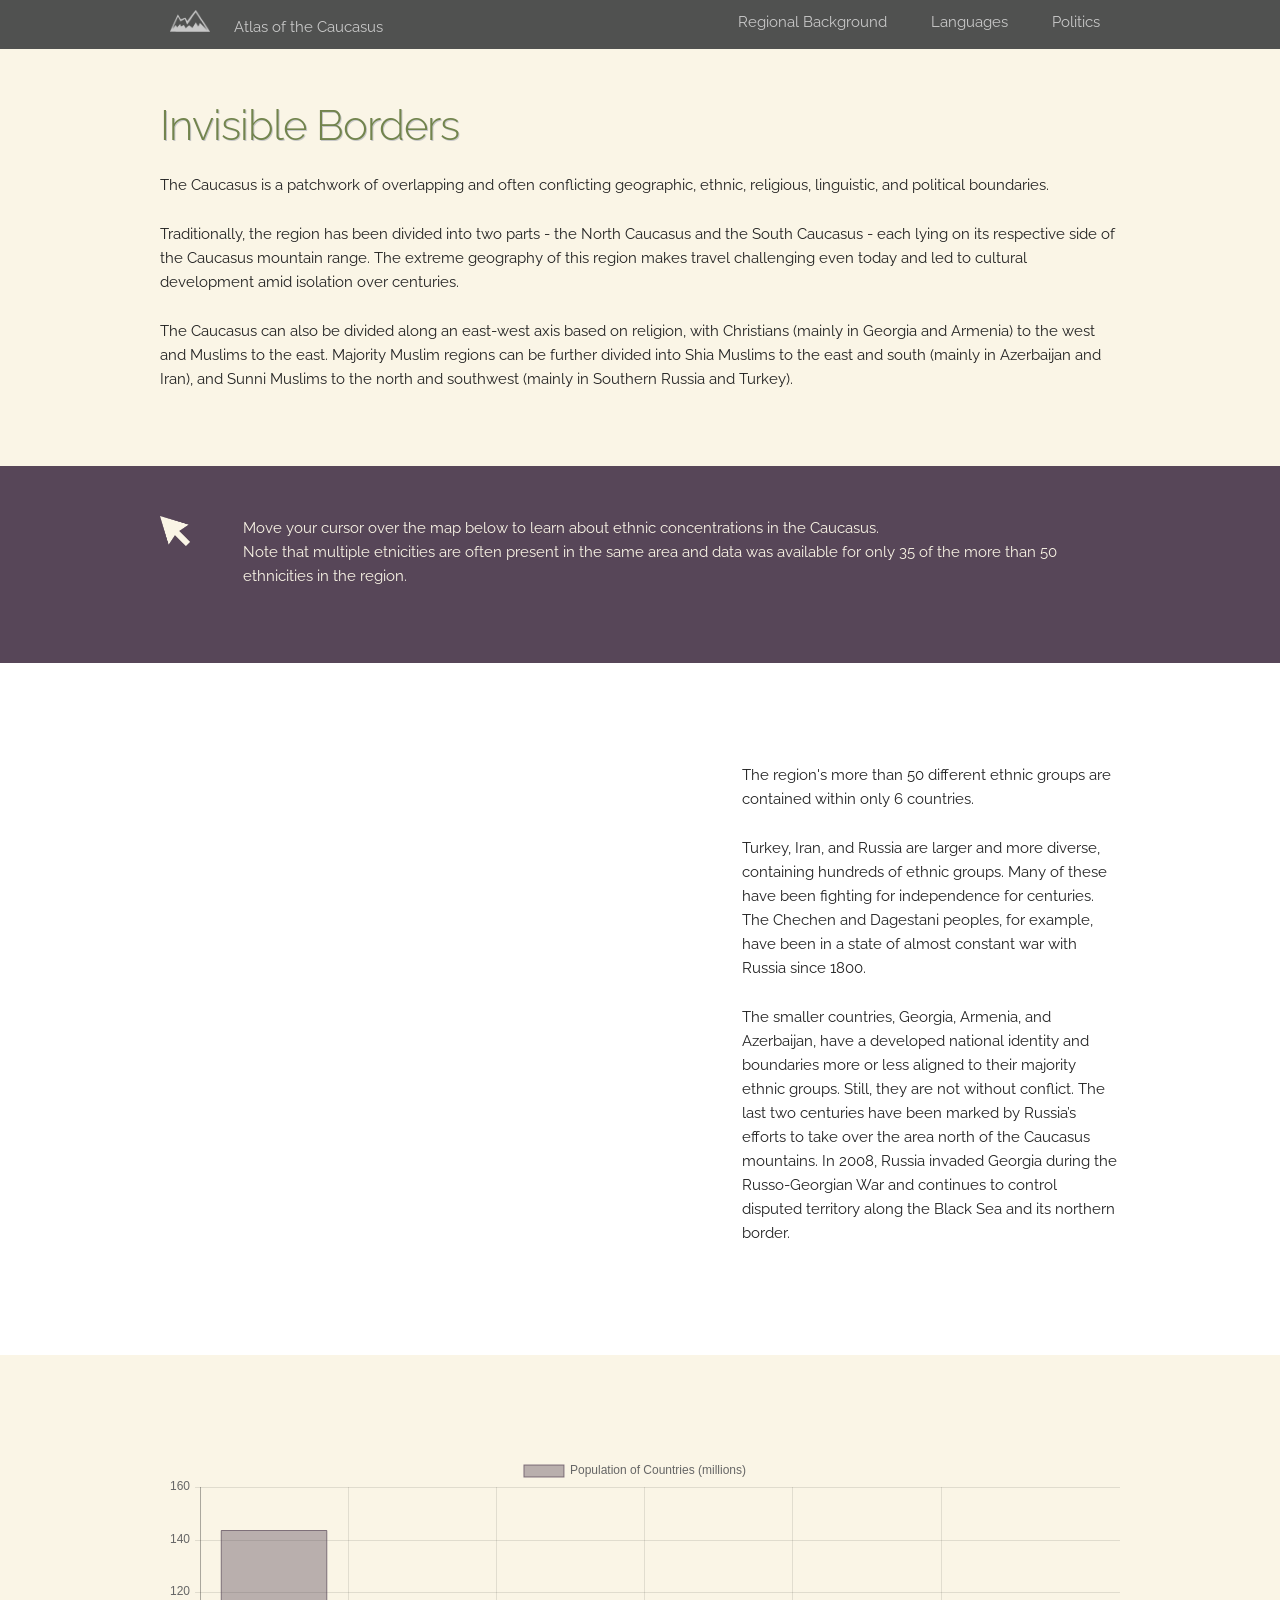
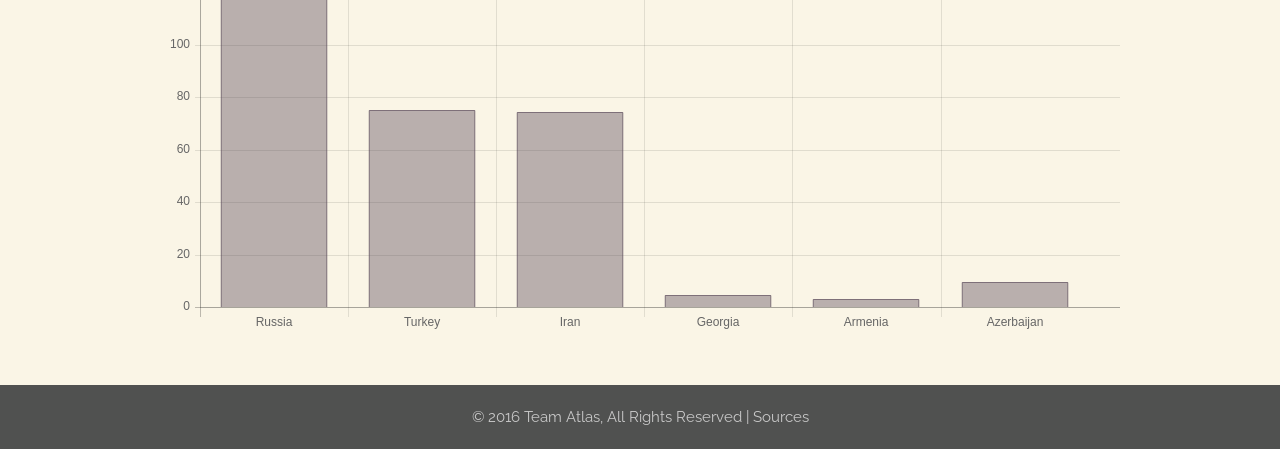
<file: politics.html>
<!DOCTYPE html>
<html lang="en">
<head>
  <!-- Basic Page Needs
  –––––––––––––––––––––––––––––––––––––––––––––––––– -->
  <meta charset="utf-8"></meta>
  <title>Atlas of the Caucasus</title>
  <meta name="description" content="">
  <meta name="author" content="">

  <!-- Mobile Specific Metas
  –––––––––––––––––––––––––––––––––––––––––––––––––– -->
  <meta name="viewport" content="width=device-width, initial-scale=1">

  <!-- CSS
  –––––––––––––––––––––––––––––––––––––––––––––––––– -->
  <link rel="stylesheet" type="text/css" href="vendor/skeleton_css/normalize.css">
  <link rel="stylesheet" type="text/css" href="vendor/skeleton_css/skeleton.css">
  <link rel="stylesheet" type="text/css" href="css/layout.css">

  <!-- Favicon
  –––––––––––––––––––––––––––––––––––––––––––––––––– -->
  <link rel="shortcut icon" type="image/x-icon" href="images/favicon.ico">

</head>

<body>

  <!-- Navigation Bar
  –––––––––––––––––––––––––––––––––––––––––––––––––– -->
<nav>
  <div class="container">
    <div class="row">
      <div class="one-thirds.column u-pull-left">
        <a class="logo" href="index.html"><img src="images/icon-mountain-gray.png" id="logo" /></a>
        <a class="logo" href="index.html">Atlas of the Caucasus</a>
      </div>
      <div class="two-thirds.column u-pull-right">
        <a class="nav" href="background.html">Regional Background</a>
        <a class="nav" href="languages.html">Languages</a>
        <a class="nav" href="politics.html">Politics</a>
      </div>
    </div>
  </div>
</nav>

<!-- Page Layout
–––––––––––––––––––––––––––––––––––––––––––––––––– -->
<section class="sect1" id="pol1">
  <div class="container">
    <div class="row">
      <h2 class="secondaryTitle">Invisible Borders</h2>
      </div>
      <div class = 'row'>
        <p>The Caucasus is a patchwork of overlapping and often conflicting geographic, ethnic, religious, linguistic, and political boundaries.</p>

        <p>Traditionally, the region has been divided into two parts - the North Caucasus and the South Caucasus - each lying on its respective side of the Caucasus mountain range. The extreme geography of this region makes travel challenging even today and led to cultural development amid isolation over centuries.</p>

        <p>The Caucasus can also be divided along an east-west axis based on religion, with Christians (mainly in Georgia and Armenia) to the west and Muslims to the east. Majority Muslim regions can be further divided into Shia Muslims to the east and south (mainly in Azerbaijan and Iran), and Sunni Muslims to the north and southwest (mainly in Southern Russia and Turkey).</p>
  </div>
</div>
</section>

<section class="sect2" id="pol2">
  <div class="container">
    <div class="row">
      <div class="one column">
        <img src="images/icon-pointer.png" alt="" id="pointer" />
      </div>
      <div class="eleven columns">
        <p>Move your cursor over the map below to learn about ethnic concentrations in the Caucasus.<br/>Note that multiple etnicities are often present in the same area and data was available for only 35 of the more than 50 ethnicities in the region.</p>
      </div>
    </div>
  </div>
</section>

<section class="sect3" id="pol3">
  <div class="container">
    <div class="row">
      <div class = 'seven columns'>
        <iframe src="map.html">
        <p>Your browser does not support iframes.</p>
        </iframe>
      </div>
      <div class = 'five columns'>
        <p>The region's more than 50 different ethnic groups are contained within only 6 countries.</p>

        <p>Turkey, Iran, and Russia are larger and more diverse, containing hundreds of ethnic groups. Many of these have been fighting for independence for centuries. The Chechen and Dagestani peoples, for example, have been in a state of almost constant war with Russia since 1800.</p>

        <p>The smaller countries, Georgia, Armenia, and Azerbaijan, have a developed national identity and boundaries more or less aligned to their majority ethnic groups. Still, they are not without conflict. The last two centuries have been marked by Russia’s efforts to take over the area north of the Caucasus mountains. In 2008, Russia invaded Georgia during the Russo-Georgian War and continues to control disputed territory along the Black Sea and its northern border.</p>
      </div>
    </div>
  </section>

  <section class="sect4" id="pol4">
    <div class="container">
      <div class="row">
        <canvas id="canvas" width="" height=""></canvas>
      </div>
    </div>
  </section>

  <footer>
    <div class="container"></div>
      <div class="row">
        <div class="twelve.columns">
          <div>&copy; 2016 <a href="about.html">Team Atlas</a>, All Rights Reserved  |  <a href="about.html">Sources</a></div>
        </div>
      </div>
    </div>
  </footer>

  <!-- End Document
    –––––––––––––––––––––––––––––––––––––––––––––––––– -->

  <script src="vendor/Chart.min.js"></script>
  <script src="js/pol.js"></script>
  </body>
  </html>
</file>
<file: vendor/skeleton_css/skeleton.css>
/*
* Skeleton V2.0.4
* Copyright 2014, Dave Gamache
* www.getskeleton.com
* Free to use under the MIT license.
* http://www.opensource.org/licenses/mit-license.php
* 12/29/2014
*/


/* Table of contents
––––––––––––––––––––––––––––––––––––––––––––––––––
- Grid
- Base Styles
- Typography
- Links
- Buttons
- Forms
- Lists
- Code
- Tables
- Spacing
- Utilities
- Clearing
- Media Queries
*/


/* Grid
–––––––––––––––––––––––––––––––––––––––––––––––––– */
.container {
  position: relative;
  width: 100%;
  max-width: 960px;
  margin: 0 auto;
  padding: 0 20px;
  box-sizing: border-box; }
.column,
.columns {
  width: 100%;
  float: left;
  box-sizing: border-box; }

/* For devices larger than 400px */
@media (min-width: 400px) {
  .container {
    width: 85%;
    padding: 0; }
}

/* For devices larger than 550px */
@media (min-width: 550px) {
  .container {
    width: 80%; }
  .column,
  .columns {
    margin-left: 4%; }
  .column:first-child,
  .columns:first-child {
    margin-left: 0; }

  .one.column,
  .one.columns                    { width: 4.66666666667%; }
  .two.columns                    { width: 13.3333333333%; }
  .three.columns                  { width: 22%;            }
  .four.columns                   { width: 30.6666666667%; }
  .five.columns                   { width: 39.3333333333%; }
  .six.columns                    { width: 48%;            }
  .seven.columns                  { width: 56.6666666667%; }
  .eight.columns                  { width: 65.3333333333%; }
  .nine.columns                   { width: 74.0%;          }
  .ten.columns                    { width: 82.6666666667%; }
  .eleven.columns                 { width: 91.3333333333%; }
  .twelve.columns                 { width: 100%; margin-left: 0; }

  .one-third.column               { width: 30.6666666667%; }
  .two-thirds.column              { width: 65.3333333333%; }

  .one-half.column                { width: 48%; }

  /* Offsets */
  .offset-by-one.column,
  .offset-by-one.columns          { margin-left: 8.66666666667%; }
  .offset-by-two.column,
  .offset-by-two.columns          { margin-left: 17.3333333333%; }
  .offset-by-three.column,
  .offset-by-three.columns        { margin-left: 26%;            }
  .offset-by-four.column,
  .offset-by-four.columns         { margin-left: 34.6666666667%; }
  .offset-by-five.column,
  .offset-by-five.columns         { margin-left: 43.3333333333%; }
  .offset-by-six.column,
  .offset-by-six.columns          { margin-left: 52%;            }
  .offset-by-seven.column,
  .offset-by-seven.columns        { margin-left: 60.6666666667%; }
  .offset-by-eight.column,
  .offset-by-eight.columns        { margin-left: 69.3333333333%; }
  .offset-by-nine.column,
  .offset-by-nine.columns         { margin-left: 78.0%;          }
  .offset-by-ten.column,
  .offset-by-ten.columns          { margin-left: 86.6666666667%; }
  .offset-by-eleven.column,
  .offset-by-eleven.columns       { margin-left: 95.3333333333%; }

  .offset-by-one-third.column,
  .offset-by-one-third.columns    { margin-left: 34.6666666667%; }
  .offset-by-two-thirds.column,
  .offset-by-two-thirds.columns   { margin-left: 69.3333333333%; }

  .offset-by-one-half.column,
  .offset-by-one-half.columns     { margin-left: 52%; }

}


/* Base Styles
–––––––––––––––––––––––––––––––––––––––––––––––––– */
/* NOTE
html is set to 62.5% so that all the REM measurements throughout Skeleton
are based on 10px sizing. So basically 1.5rem = 15px :) */
html {
  font-size: 62.5%; }
body {
  font-size: 1.5em; /* currently ems cause chrome bug misinterpreting rems on body element */
  line-height: 1.6;
  font-weight: 400;
  font-family: "Raleway", "HelveticaNeue", "Helvetica Neue", Helvetica, Arial, sans-serif;
  color: #222; }


/* Typography
–––––––––––––––––––––––––––––––––––––––––––––––––– */
h1, h2, h3, h4, h5, h6 {
  margin-top: 0;
  margin-bottom: 2rem;
  font-weight: 300; }
h1 { font-size: 4.0rem; line-height: 1.2;  letter-spacing: -.1rem;}
h2 { font-size: 3.6rem; line-height: 1.25; letter-spacing: -.1rem; }
h3 { font-size: 3.0rem; line-height: 1.3;  letter-spacing: -.1rem; }
h4 { font-size: 2.4rem; line-height: 1.35; letter-spacing: -.08rem; }
h5 { font-size: 1.8rem; line-height: 1.5;  letter-spacing: -.05rem; }
h6 { font-size: 1.5rem; line-height: 1.6;  letter-spacing: 0; }

/* Larger than phablet */
@media (min-width: 550px) {
  h1 { font-size: 5.0rem; }
  h2 { font-size: 4.2rem; }
  h3 { font-size: 3.6rem; }
  h4 { font-size: 3.0rem; }
  h5 { font-size: 2.4rem; }
  h6 { font-size: 1.5rem; }
}

p {
  margin-top: 0; }

/* Links
–––––––––––––––––––––––––––––––––––––––––––––––––– */
a {
  color: #1EAEDB; }
a:hover {
  color: #0FA0CE; }


/* Buttons
–––––––––––––––––––––––––––––––––––––––––––––––––– */
.button,
button,
input[type="submit"],
input[type="reset"],
input[type="button"] {
  display: inline-block;
  height: 38px;
  padding: 0 30px;
  color: #555;
  text-align: center;
  font-size: 11px;
  font-weight: 600;
  line-height: 38px;
  letter-spacing: .1rem;
  text-transform: uppercase;
  text-decoration: none;
  white-space: nowrap;
  background-color: transparent;
  border-radius: 4px;
  border: 1px solid #bbb;
  cursor: pointer;
  box-sizing: border-box; }
.button:hover,
button:hover,
input[type="submit"]:hover,
input[type="reset"]:hover,
input[type="button"]:hover,
.button:focus,
button:focus,
input[type="submit"]:focus,
input[type="reset"]:focus,
input[type="button"]:focus {
  color: #333;
  border-color: #888;
  outline: 0; }
.button.button-primary,
button.button-primary,
input[type="submit"].button-primary,
input[type="reset"].button-primary,
input[type="button"].button-primary {
  color: #FFF;
  background-color: #72844d;
  border-color: #72844d; }
.button.button-primary:hover,
button.button-primary:hover,
input[type="submit"].button-primary:hover,
input[type="reset"].button-primary:hover,
input[type="button"].button-primary:hover,
.button.button-primary:focus,
button.button-primary:focus,
input[type="submit"].button-primary:focus,
input[type="reset"].button-primary:focus,
input[type="button"].button-primary:focus {
  color: #FFF;
  background-color: #505150;
  border-color: #505150; }


/* Forms
–––––––––––––––––––––––––––––––––––––––––––––––––– */
input[type="email"],
input[type="number"],
input[type="search"],
input[type="text"],
input[type="tel"],
input[type="url"],
input[type="password"],
textarea,
select {
  height: 38px;
  padding: 6px 10px; /* The 6px vertically centers text on FF, ignored by Webkit */
  background-color: #fff;
  border: 1px solid #D1D1D1;
  border-radius: 4px;
  box-shadow: none;
  box-sizing: border-box; }
/* Removes awkward default styles on some inputs for iOS */
input[type="email"],
input[type="number"],
input[type="search"],
input[type="text"],
input[type="tel"],
input[type="url"],
input[type="password"],
textarea {
  -webkit-appearance: none;
     -moz-appearance: none;
          appearance: none; }
textarea {
  min-height: 65px;
  padding-top: 6px;
  padding-bottom: 6px; }
input[type="email"]:focus,
input[type="number"]:focus,
input[type="search"]:focus,
input[type="text"]:focus,
input[type="tel"]:focus,
input[type="url"]:focus,
input[type="password"]:focus,
textarea:focus,
select:focus {
  border: 1px solid #72844d;
  outline: 0; }
label,
legend {
  display: block;
  margin-bottom: .5rem;
  font-weight: 600; }
fieldset {
  padding: 0;
  border-width: 0; }
input[type="checkbox"],
input[type="radio"] {
  display: inline; }
label > .label-body {
  display: inline-block;
  margin-left: .5rem;
  font-weight: normal; }


/* Lists
–––––––––––––––––––––––––––––––––––––––––––––––––– */
ul {
  list-style: circle inside; }
ol {
  list-style: decimal inside; }
ol, ul {
  padding-left: 0;
  margin-top: 0; }
ul ul,
ul ol,
ol ol,
ol ul {
  margin: 1.5rem 0 1.5rem 3rem;
  font-size: 90%; }
li {
  margin-bottom: 1rem; }


/* Code
–––––––––––––––––––––––––––––––––––––––––––––––––– */
code {
  padding: .2rem .5rem;
  margin: 0 .2rem;
  font-size: 90%;
  white-space: nowrap;
  background: #F1F1F1;
  border: 1px solid #E1E1E1;
  border-radius: 4px; }
pre > code {
  display: block;
  padding: 1rem 1.5rem;
  white-space: pre; }


/* Tables
–––––––––––––––––––––––––––––––––––––––––––––––––– */
th,
td {
  padding: 12px 15px;
  text-align: left;
  border-bottom: 1px solid #E1E1E1; }
th:first-child,
td:first-child {
  padding-left: 0; }
th:last-child,
td:last-child {
  padding-right: 0; }


/* Spacing
–––––––––––––––––––––––––––––––––––––––––––––––––– */
button,
.button {
  margin-bottom: 1rem; }
input,
textarea,
select,
fieldset {
  margin-bottom: 1.5rem; }
pre,
blockquote,
dl,
figure,
table,
p,
ul,
ol,
form {
  margin-bottom: 2.5rem; }


/* Utilities
–––––––––––––––––––––––––––––––––––––––––––––––––– */
.u-full-width {
  width: 100%;
  box-sizing: border-box; }
.u-max-full-width {
  max-width: 100%;
  box-sizing: border-box; }
.u-pull-right {
  float: right; }
.u-pull-left {
  float: left; }


/* Misc
–––––––––––––––––––––––––––––––––––––––––––––––––– */
hr {
  margin-top: 3rem;
  margin-bottom: 3.5rem;
  border-width: 0;
  border-top: 1px solid #E1E1E1; }


/* Clearing
–––––––––––––––––––––––––––––––––––––––––––––––––– */

/* Self Clearing Goodness */
.container:after,
.row:after,
.u-cf {
  content: "";
  display: table;
  clear: both; }


/* Media Queries
–––––––––––––––––––––––––––––––––––––––––––––––––– */
/*
Note: The best way to structure the use of media queries is to create the queries
near the relevant code. For example, if you wanted to change the styles for buttons
on small devices, paste the mobile query code up in the buttons section and style it
there.
*/


/* Larger than mobile */
@media (min-width: 400px) {}

/* Larger than phablet (also point when grid becomes active) */
@media (min-width: 550px) {}

/* Larger than tablet */
@media (min-width: 750px) {}

/* Larger than desktop */
@media (min-width: 1000px) {}

/* Larger than Desktop HD */
@media (min-width: 1200px) {}
</file>
<file: css/layout.css>
/* Fonts
–––––––––––––––––––––––––––––––––––––––––––––––––– */
@import url(https://fonts.googleapis.com/css?family=Raleway);
/*font-family: 'Raleway', sans-serif;*/
@import url(https://fonts.googleapis.com/css?family=Kaushan+Script);
/*font-family: 'Kaushan Script', cursive;*/


/* General Style Properties
–––––––––––––––––––––––––––––––––––––––––––––––––– */
body {
  background-color: #505150;
  font-family: 'Raleway', sans-serif;
}

a {
  color: #72844d;
  text-decoration: none;
}

a:hover {
  color: #574658;
  text-decoration: none;
}

.mainTitle {
  font-family: 'Kaushan Script', cursive;
  color: #72844d;
  text-shadow: 0.5px 0.5px #c8c8c8;
  font-size: 8rem;
}

.secondaryTitle {
  color: #72844d;
  text-shadow: 0.5px 0.5px #c8c8c8;
}

#pointer {
  width: 30px;
  height: 30px;
}

/* Navigation Bar & Footer
–––––––––––––––––––––––––––––––––––––––––––––––––– */
nav {
  width: 100%;
  color: #c8c8c8;
  background-color: #505150;
  position: fixed;
  z-index: 99;
}

.logo {
  display:inline-block;
  padding: 10px;
  color: #c8c8c8;
}

#logo {
  width: 40px;
}

.nav {
  display:inline-block;
  padding: 10px 20px;
  color: #c8c8c8;
}

.logo:hover,
.nav:hover {
  color: #edc16d;
}

footer {
  width: 100%;
  color: #c8c8c8;
  background-color: #505150;
  text-align: center;
  padding: 2rem 0rem;
}

footer a {
  color: #c8c8c8;
}

footer a:hover {
  color: #edc16d;
}

/* Sections
–––––––––––––––––––––––––––––––––––––––––––––––––– */
.sect1,
.sect2,
.sect3,
.sect4,
.sect5 {
  width: 100%;
  padding: 10rem 0rem 5rem 0rem;
  background-color: #faf5e6;
}

.sect1 {
  padding-top: 10rem;
}

/* Landing Page
–––––––––––––––––––––––––––––––––––––––––––––––––– */
#home1 {
  padding-top: 0rem;
  padding-bottom: 0rem;
}

#video {
  width: 100%;
  z-index: -100;
}

#overlay {
  width: 100%;
  position: absolute;
  top: 10rem;
  left: 0;
}

#home2,
#home3,
#home4 {
  padding: 13rem 0rem;
}

#home3 {
  background-color: #edc16d;
}

#imgBgrd,
#imgLang,
#imgPol {
  width: 350px;
  height: 250px;
  background-size: cover;
  background-position: center;
  box-shadow: 0 19px 38px rgba(0,0,0,0.30), 0 15px 12px rgba(0,0,0,0.22);
  z-index: 100;
}

#imgBgrd {
  background-image: url("../images/lpHistoricalRichness.jpg");
}

#imgLang {
  background-image: url("../images/lpLinguisticDiversity.jpg");
}

#imgPol {
  background-image: url("../images/lpInvisibleBorders.jpg");
}

/* Background Page
–––––––––––––––––––––––––––––––––––––––––––––––––– */
#bgrd1 {
  padding: 10rem 0rem 3rem 0rem;
}

#bgrd2 {
  padding: 5rem 0rem 4rem 0rem;

  background-color: #574658;
  /*text-align: center;*/
  color: #faf5e6
}

#bgrd3 {
  padding: 5rem 0rem 5rem 0rem;
}

#bgrd4 {
  background-color: #ffffff;
}

#qTitle {
  font-family: 'Kaushan Script', cursive;
  color: #72844d;
  text-shadow: 0.2px 0.2px #c8c8c8;
  font-size: 5rem;
}

#qAuthor {
  text-align: center;
  color: #72844d;
  text-shadow: 0.2px 0.2px #c8c8c8;
}

/* Languages Page
–––––––––––––––––––––––––––––––––––––––––––––––––– */
#lang2 {
  background-color: #574658;
  color: #faf5e6;
  padding: 5rem 0rem;
}

#lang3 {
  background-color: #ffffff;
}

#lang5 {
  background: #ffffff
}

.blurbs {
  display: none;
}

.bold {
  font-weight: bold;
  text-decoration: underline;
}

.pron {
  font-size: 1.5em;
}

#legend {
  /*width: 60%;*/
  height: 497px;
}

#audio {
  display: none;
}

/* Politics Page
–––––––––––––––––––––––––––––––––––––––––––––––––– */
#pol1 {
  background-color: #faf5e6;
}

#pol2 {
  background-color: #574658;
  color: #faf5e6;
  padding: 5rem 0rem;
}

#pol3 {
  background-color: #fff;
}

#pol4 {
  background-color: #faf5e6;
}

iframe {
  width: 100%;
  height: 535px;
  border: 0px;
  border-radius: 10px;
}

/* About Page
__________________________________________________ */

@-webkit-keyframes fadeinout {
0%,100% { opacity: 0; }
50% { opacity: 1; }
}

@keyframes fadeinout {
0%,100% { opacity: 0; }
50% { opacity: 1; }
}

@keyframes slidein {
  0% {
    margin-left: 70%;
    width: 300%;
  }
  100% {
    margin-left: 0%;
    width: 100%;
    visibility: hidden;
  }
}

#about2 {
  padding: 0rem 0rem;
}

#cfLogo {
  width:70px;
  height: 75px;
  animation: fadeinout 4s infinite;
}

#mountain-logo {
  height: 200px;
}

#bike {
  animation-duration: 3s;
  animation-name: slidein;
}
</file>
